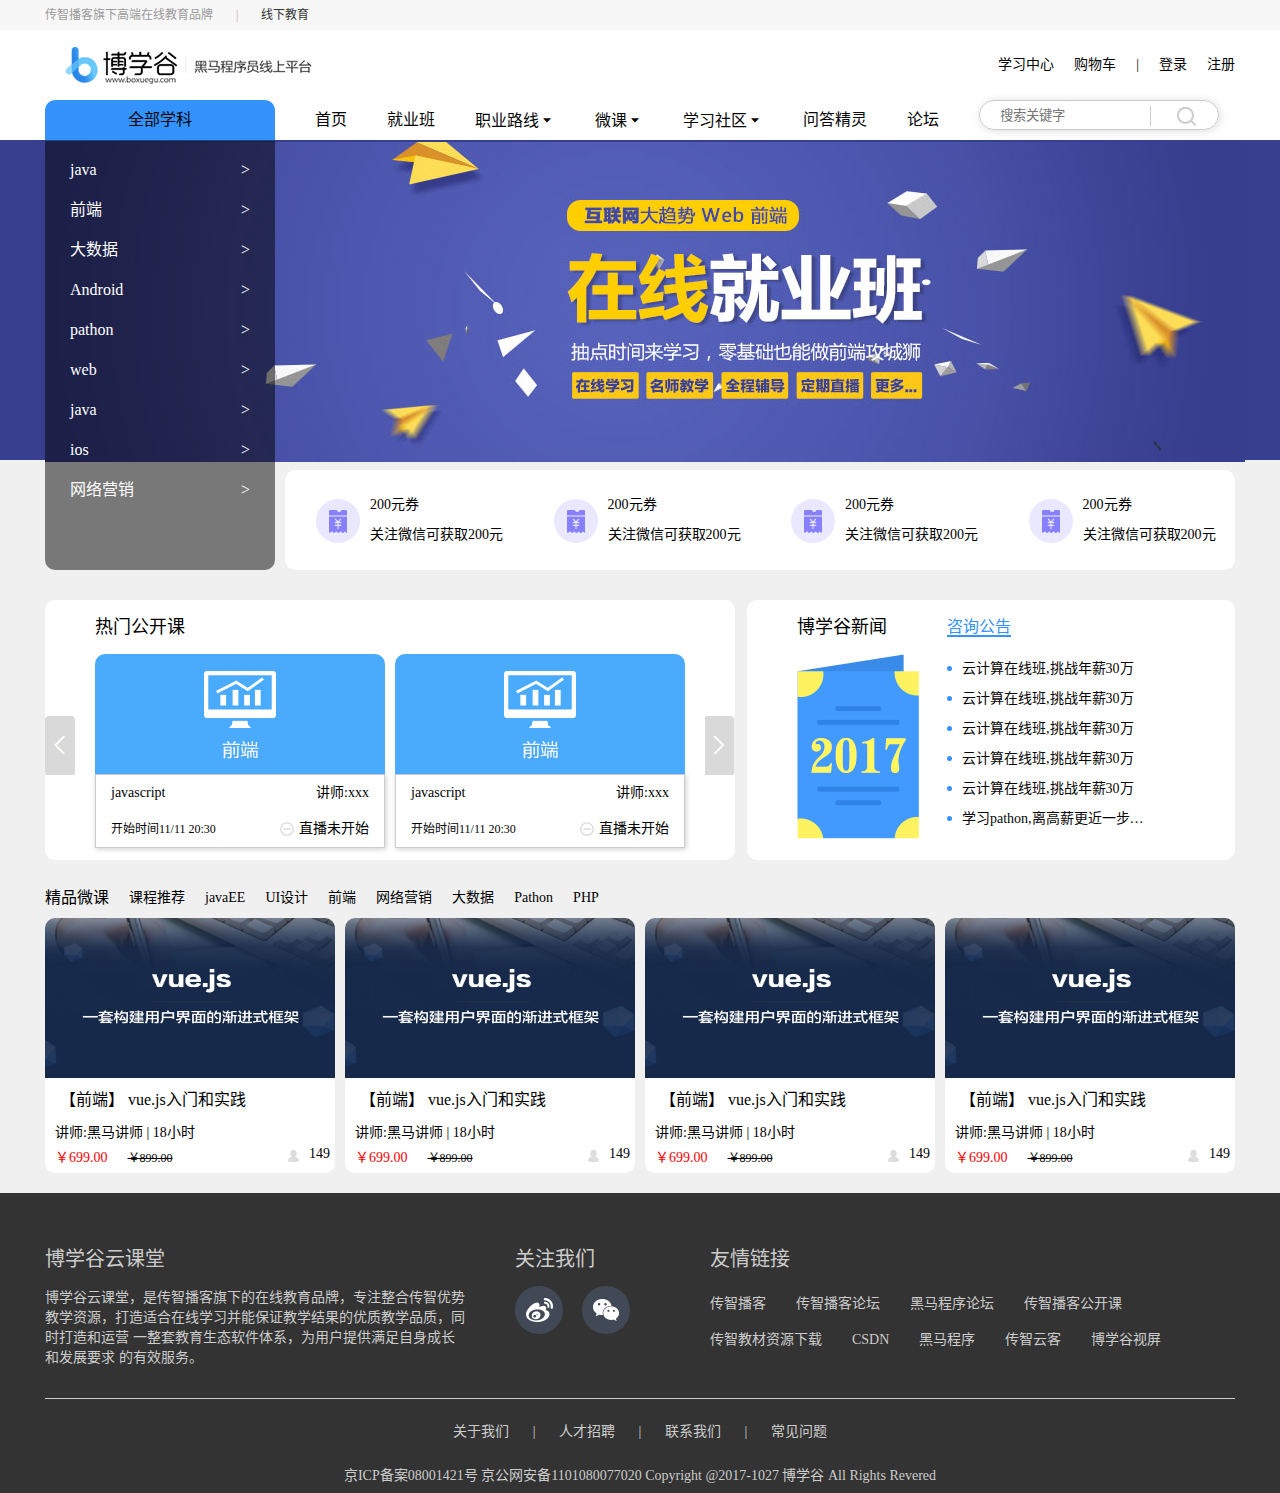
<file: 01_博学谷官网静态页面制作(html+css)/index.html>
<!DOCTYPE html>
<html lang="zh-CN">

<head>
  <meta charset="UTF-8">
  <meta name="viewport" content="width=device-width, user-scalable=no, initial-scale=1.0, maximum-scale=1.0, minimum-scale=1.0">
  <meta http-equiv="X-UA-Compatible" content="IE=edge,chrome=1">
  <meta name="renderer" content="webkit">
  <meta name="keywords" content="your keywords">
  <meta name="description" content="your description">
  <link rel="stylesheet" href="./css/base.css">
  <link rel="stylesheet" href="./css/index.css">
  <link rel="shortcut icon" href="./favicon.ico" type="image/x-icon">
  <link rel="stylesheet" href="./inconfont/iconfont.css">
  <title>博学谷</title>
</head>

<body>
  <section class="main">

    <header class="header-top">
      <section class="w">
        <span>传智播客旗下高端在线教育品牌</span>
        <span>|</span>
        <span>线下教育</span>
      </section>
    </header>

    <section class="logo">
      <section class="w">
        <a href="javascript:">
          <img src="./images/logo.png" alt="">
        </a>
        <a href="javascript:" class="right">注册</a>
        <a href="javascript:" class="right">登录</a>
        <a href="javascript:" class="right">|</a>
        <a href="javascript:" class="right">购物车</a>
        <a href="javascript:" class="right">学习中心</a>
      </section>
    </section>

    <section class="nav clearfix">
      <section class="w">
        <ul class="left">
          <li class="left"><a href="javascript:">全部学科</a></li>
          <li class="left"><a href="javascript:">首页</a></li>
          <li class="left"><a href="javascript:">就业班</a></li>
          <li class="left"><a href="javascript:">职业路线<span class="iconfont icon-choose"></span></a></li>
          <li class="left"><a href="javascript:">微课<span class="iconfont icon-choose"></span></a></li>
          <li class="left"><a href="javascript:">学习社区<span class="iconfont icon-choose"></span></a></li>
          <li class="left"><a href="javascript:">问答精灵</a></li>
          <li class="left"><a href="javascript:">论坛</a></li>
        </ul>
        <section class="search left">
          <input type="text" value="搜索关键字">
          <span></span>
          <img src="./images/search.png" alt="">
        </section>
        <section class="list">
          <ul>
            <li>java<span class="right">&gt;</span></li>
            <li>前端<span class="right">&gt;</span></li>
            <li>大数据<span class="right">&gt;</span></li>
            <li>Android<span class="right">&gt;</span></li>
            <li>pathon<span class="right">&gt;</span></li>
            <li>web<span class="right">&gt;</span></li>
            <li>java<span class="right">&gt;</span></li>
            <li>ios<span class="right">&gt;</span></li>
            <li>网络营销<span class="right">&gt;</span></li>
          </ul>
        </section>
      </section>
    </section>

    <section class="banner clearfix">
      <section class="w">
        <img src="./images/web.jpg" alt="">
      </section>

    </section>

    <section class="w clearfix">
      <section class="banner-sub right">
        <ul>
          <li>
            <section class="first">
              <img src="./images/infos.png" alt="">
            </section>
            <section class="second">
              <p>200元券</p>
              <p>关注微信可获取200元</p>
            </section>
          </li>

          <li>
            <section class="first">
              <img src="./images/infos.png" alt="">
            </section>
            <section class="second">
              <p>200元券</p>
              <p>关注微信可获取200元</p>
            </section>
          </li>
          <li>
            <section class="first">
              <img src="./images/infos.png" alt="">
            </section>
            <section class="second">
              <p>200元券</p>
              <p>关注微信可获取200元</p>
            </section>
          </li>
          <li>
            <section class="first">
              <img src="./images/infos.png" alt="">
            </section>
            <section class="second">
              <p>200元券</p>
              <p>关注微信可获取200元</p>
            </section>
          </li>
        </ul>
      </section>
    </section>
    <section class="public-cources w clearfix">

      <section class="left-box left">
        <section class="public-title">
          热门公开课
        </section>
        <section class="item left">
          <img src="./images/pub.png" alt="">
          <section class="desc">
            <p class="clearfix"><span class="left">javascript</span>
              <span class="right">讲师:xxx</span></p>

            <p class="clearfix"><span class="left time">开始时间11/11 20:30</span>
              <span class="right">直播未开始</span>
              <img class="right" src="./images/pub01.png" alt=""></p>
          </section>
        </section>
        <section class="item right">
          <img src="./images/pub.png" alt="">
          <section class="desc">
            <p class="clearfix"><span class="left">javascript</span>
              <span class="right">讲师:xxx</span></p>

            <p class="clearfix"><span class="left time">开始时间11/11 20:30</span>
              <span class="right">直播未开始</span>
              <img class="right" src="./images/pub01.png" alt=""></p>
          </section>
        </section>
        <section class="arrow-right">

          <img src="./images/right.png" alt="">

        </section>
        <section class="arrow-left">
          <img src="./images/left.png" alt="">
        </section>
      </section>

      <section class="right-box right">
        <section class="news-left">
          <section class="public-title">
            博学谷新闻
          </section>
          <section class="new-img">
            <img src="./images/news.png" alt="">
          </section>
        </section>
        <section class="news-list">
          <section class="public-title">
            <a href="javascript:">咨询公告</a>
          </section>
          <ul>
            <li><a href="javascript:">云计算在线班,挑战年薪30万</a></li>
            <li><a href="javascript:">云计算在线班,挑战年薪30万</a></li>
            <li><a href="javascript:">云计算在线班,挑战年薪30万</a></li>
            <li><a href="javascript:">云计算在线班,挑战年薪30万</a></li>
            <li><a href="javascript:">云计算在线班,挑战年薪30万</a></li>
            <li><a href="javascript:">学习pathon,离高薪更近一步一步一步一步</a></li>
          </ul>
        </section>
      </section>

    </section>


    <section class="micro-lesson w clearfix">
      <section class="title">
        <ul>
          <li class="left">精品微课</li>
          <li class="left">课程推荐</li>
          <li class="left">javaEE</li>
          <li class="left">UI设计</li>
          <li class="left">前端</li>
          <li class="left">网络营销</li>
          <li class="left">大数据</li>
          <li class="left">Pathon</li>
          <li class="left">PHP</li>
        </ul>
      </section>
    </section>

    <section class="micro-lesson-content w">
      <ul>
        <li>
          <img src="./images/wk.jpg" alt="" class="top">
          <section class="micro-lesson-content-desc">
            <p>【前端】 vue.js入门和实践</p>
            <p>讲师:黑马讲师 | 18小时</p>
            <p><span>￥699.00</span><del>￥899.00</del>
              <span class="right">149</span>
              <img class="right" src="./images/per.png" alt=""></p>
          </section>
        </li>
        <li>
          <img src="./images/wk.jpg" alt="" class="top">
          <section class="micro-lesson-content-desc">
            <p>【前端】 vue.js入门和实践</p>
            <p>讲师:黑马讲师 | 18小时</p>
            <p><span>￥699.00</span><del>￥899.00</del>
              <span class="right">149</span>
              <img class="right" src="./images/per.png" alt=""></p>
          </section>
        </li>
        <li>
          <img src="./images/wk.jpg" alt="" class="top">
          <section class="micro-lesson-content-desc">
            <p>【前端】 vue.js入门和实践</p>
            <p>讲师:黑马讲师 | 18小时</p>
            <p><span>￥699.00</span><del>￥899.00</del>
              <span class="right">149</span>
              <img class="right" src="./images/per.png" alt=""></p>
          </section>
        </li>
        <li>
          <img src="./images/wk.jpg" alt="" class="top">
          <section class="micro-lesson-content-desc">
            <p>【前端】 vue.js入门和实践</p>
            <p>讲师:黑马讲师 | 18小时</p>
            <p><span>￥699.00</span><del>￥899.00</del>
              <span class="right">149</span>
              <img class="right" src="./images/per.png" alt=""></p>
          </section>
        </li>
      </ul>
    </section>

    <footer>
      <section class="w top clearfix">
        <section class="left item">
          <p>博学谷云课堂</p>
          <section class="content">
            博学谷云课堂，是传智播客旗下的在线教育品牌，专注整合传智优势
            教学资源，打造适合在线学习并能保证教学结果的优质教学品质，同
            时打造和运营 一整套教育生态软件体系，为用户提供满足自身成长和发展要求
            的有效服务。
          </section>
        </section>

        <section class="left item">
            <p>关注我们</p>
            <section class="content">
              <img src="./images/weibo.png" alt="">
              <img src="./images/weixin.png" alt="">
            </section>
          </section>
          <section class="left item">
              <p>友情链接</p>
              <ul>
                <li class= "left"><a href="javascript:">传智播客</a></li>
                <li class= "left"><a href="javascript:">传智播客论坛</a></li>
                <li class= "left"><a href="javascript:">黑马程序论坛</a></li>
                <li class= "left"><a href="javascript:">传智播客公开课</a></li>
                <br>
                <li class= "left"><a href="javascript:">传智教材资源下载</a></li>
                <li class= "left"><a href="javascript:">CSDN</a></li>
                <li class= "left"><a href="javascript:">黑马程序</a></li>
                <li class= "left"><a href="javascript:">传智云客</a></li>
                <li class= "left"><a href="javascript:">博学谷视屏</a></li>
              </ul>
            </section>        

      </section>
      <section class = "w center">
      </section>

      <section class = "bottom">
        <p>
          <span>关于我们</span>
          <span>|</span>
          <span>人才招聘</span>
          <span>|</span>
          <span>联系我们</span>
          <span>|</span>
          <span>常见问题</span>
        </p>
        <p>京ICP备案08001421号 京公网安备1101080077020 Copyright @2017-1027 博学谷 All Rights Revered</p>
      </section>
    </footer>
  </section>
</body>

</html>

 <!-- 高脚杯
碳酸饮料
洗洁精
白酒
胡萝卜
土豆
4个猪蹄
火腿
饺子皮
红薯
叉胡萝卜丝
笼布
理头发
鸡蛋
韭菜 
豉油 -->
</file>
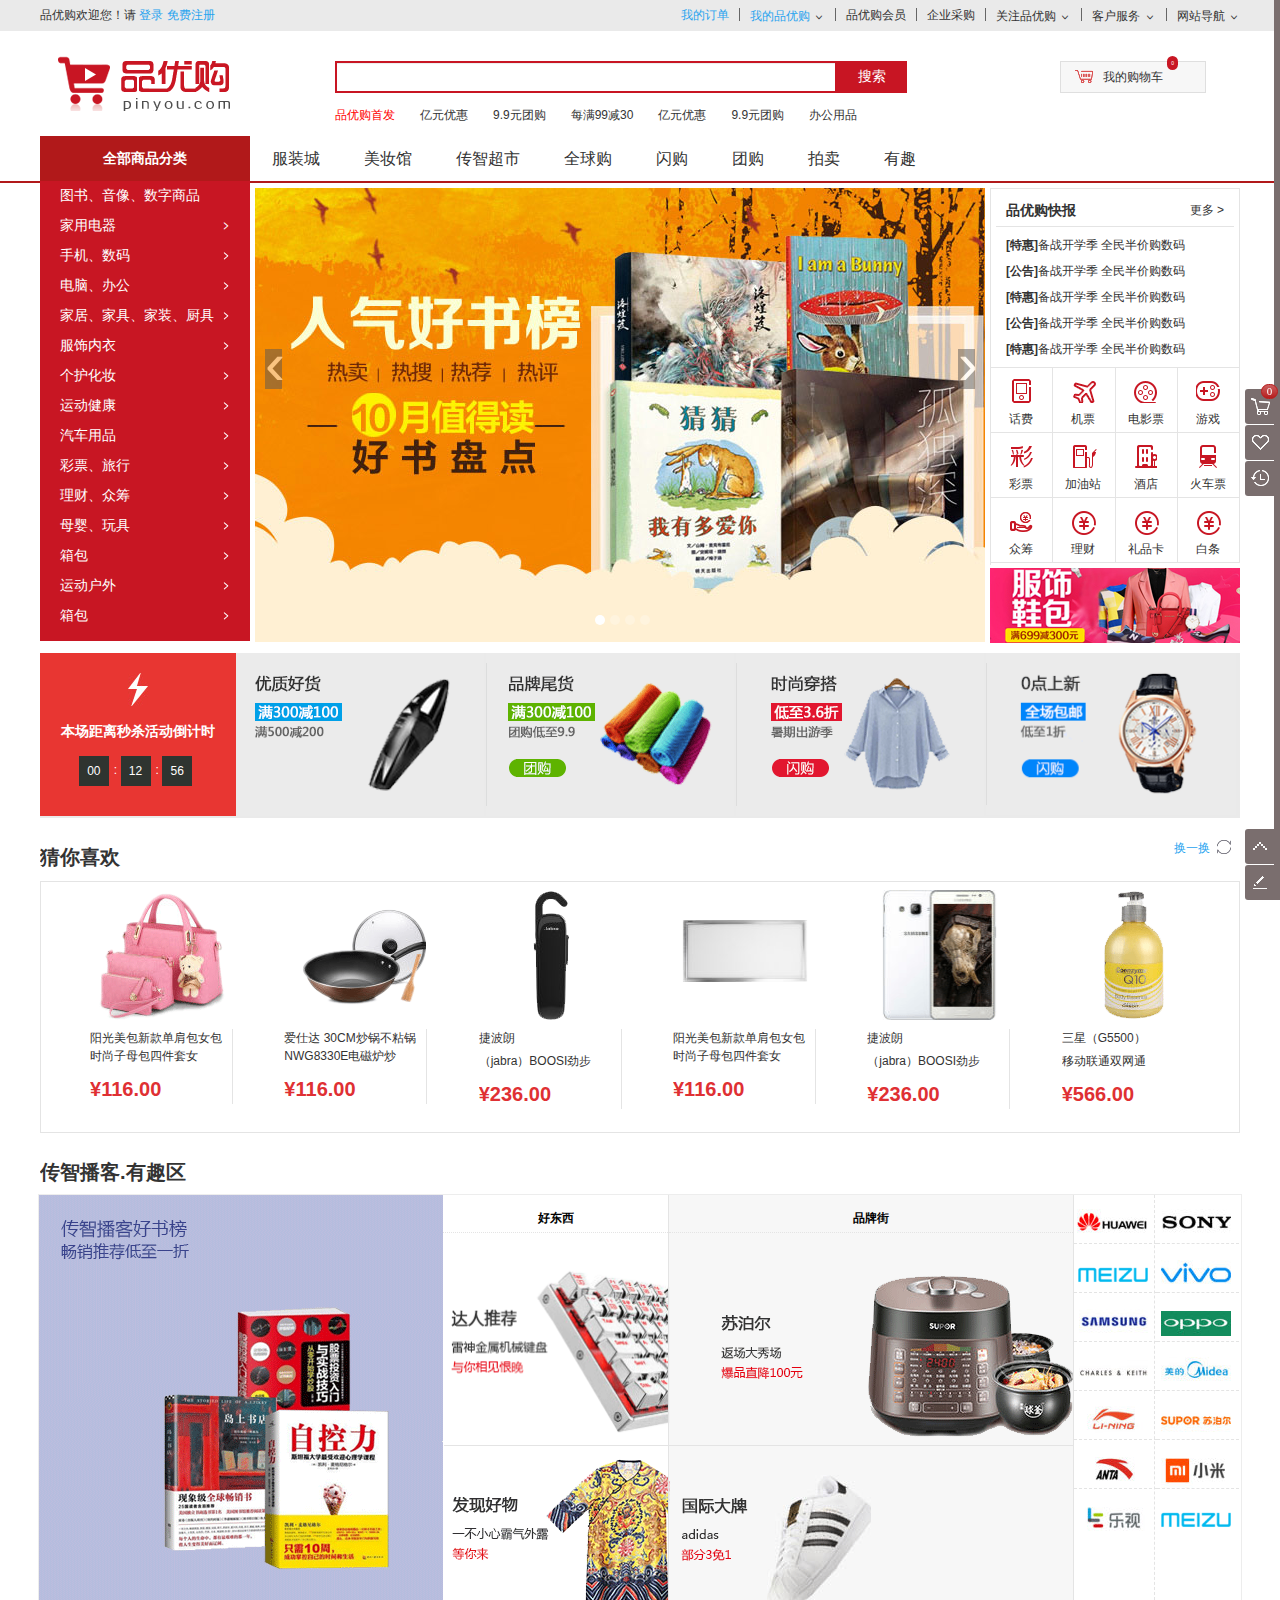
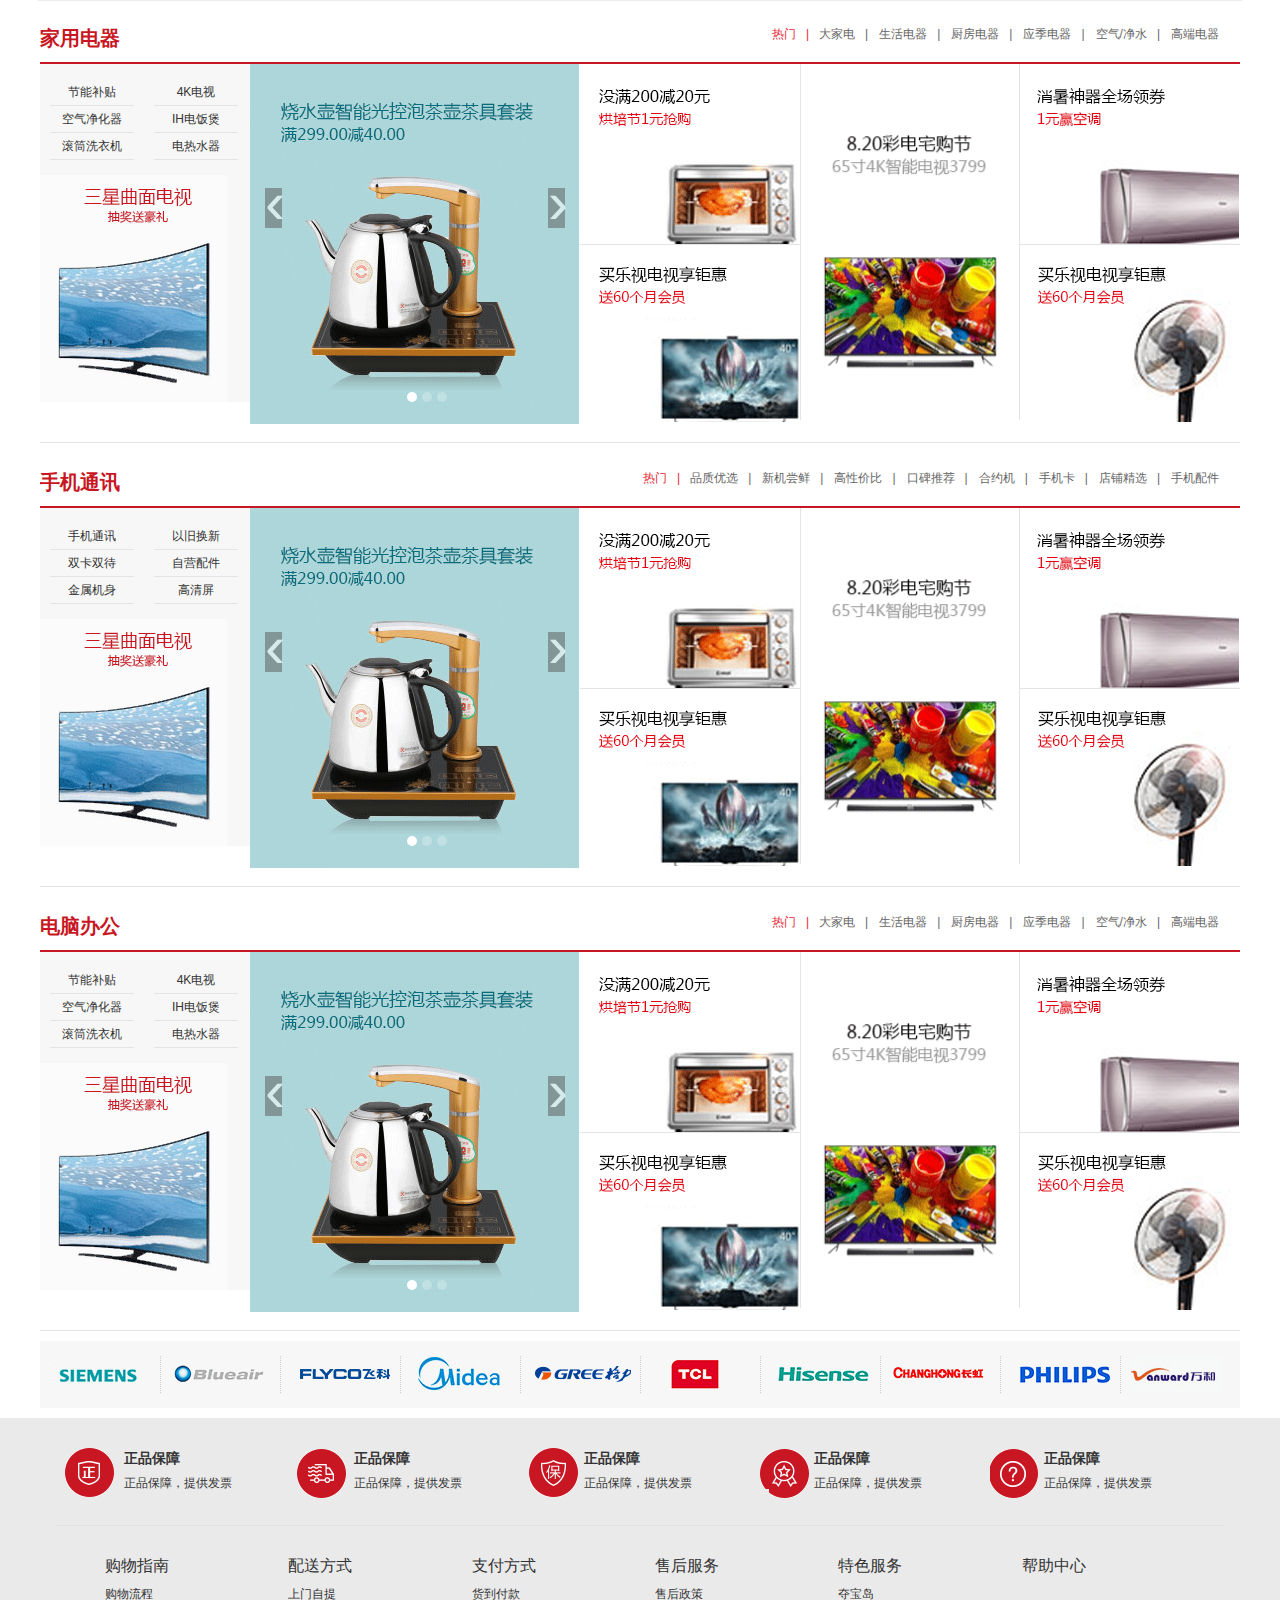
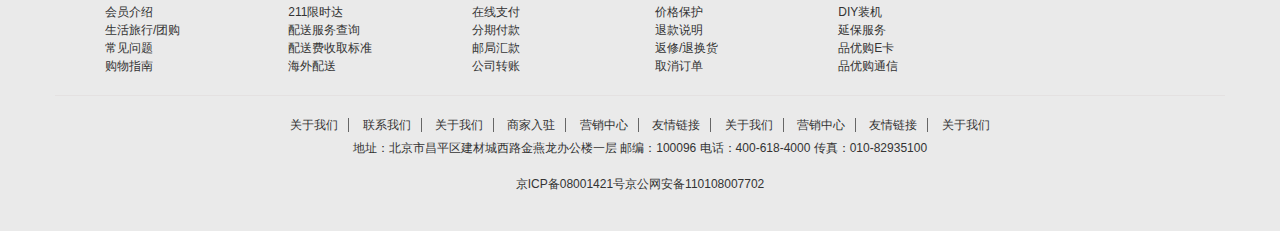
<file: 05_品优购/index.html>
<!DOCTYPE html>
<html>

<head>
    <meta charset="utf-8">
    <title>品优购 - 优质！优质！</title>
    <title>京东(JD.COM)-正品低价、品质保障、配送及时、轻松购物！</title>
    <meta name="description" content="京东JD.COM-专业的综合网上购物商城,销售家电、数码通讯、电脑、家居百货、服装服饰、母婴、图书、食品等数万个品牌优质商品.便捷、诚信的服务，为您提供愉悦的网上购物体验!" />
    <meta name="Keywords" content="网上购物,网上商城,手机,笔记本,电脑,MP3,CD,VCD,DV,相机,数码,配件,手表,存储卡,京东" />
    <link rel="stylesheet" href="styles/common.css">
    <link rel="stylesheet" href="styles/page-home.css">
    <script src = "./scripts/jquery-1.12.4.js"></script>
</head>

<body>
    <!--页面顶部-->
    <div id="nav-bottom">
        <!--顶部-->
        <div class="nav-top">
            <div class="top">
                <div class="py-container">
                    <div class="shortcut">
                        <ul class="fl">
                            <li class="f-item">品优购欢迎您！</li>
                            <li class="f-item">请
                                <a href="login.html">登录</a>
                                <span>
                  <a href="register.html">免费注册</a>
                </span>
                            </li>
                        </ul>
                        <ul class="fr">
                            <li class="f-item">
                                <a href="member-order.html">我的订单</a>
                            </li>
                            <li class="f-item space"></li>
                            <li class="f-item">
                                <a href="member.html">我的品优购</a>
                                <span class="arr"></span>
                            </li>
                            <li class="f-item space"></li>
                            <li class="f-item">品优购会员</li>
                            <li class="f-item space"></li>
                            <li class="f-item">企业采购</li>
                            <li class="f-item space"></li>
                            <li class="f-item">关注品优购 <span class="arr"></span></li>
                            <li class="f-item space"></li>
                            <li class="f-item">客户服务 <span class="arr"></span></li>
                            <li class="f-item space"></li>
                            <li class="f-item">网站导航 <span class="arr"></span></li>
                        </ul>
                    </div>
                </div>
            </div>

            <!--头部-->
            <div class="header">
                <div class="py-container">
                    <div class="yui3-g Logo">
                        <div class="yui3-u Left logoArea">
                            <a class="logo-bd" title="品优购" href="home.html"></a>
                        </div>
                        <div class="yui3-u Center searchArea">
                            <div class="search">
                                <form action="" class="sui-form form-inline">
                                    <div class="input-append">
                                        <input type="text" id="autocomplete" type="text" class="input-error input-xxlarge">
                                        <button class="sui-btn btn-xlarge btn-danger" type="button">搜索</button>
                                    </div>
                                </form>
                            </div>
                            <div class="hotwords">
                                <ul>
                                    <li class="f-item">品优购首发</li>
                                    <li class="f-item">亿元优惠</li>
                                    <li class="f-item">9.9元团购</li>
                                    <li class="f-item">每满99减30</li>
                                    <li class="f-item">亿元优惠</li>
                                    <li class="f-item">9.9元团购</li>
                                    <li class="f-item">办公用品</li>
                                </ul>
                            </div>
                        </div>
                        <div class="yui3-u Right shopArea">
                            <div class="fr shopcar">
                                <div class="show-shopcar">
                                    <span class="car"></span>
                                    <a class="sui-btn btn-default btn-xlarge" href="cart.html">
                                        <span>我的购物车</span>
                                        <i class="shopnum">0</i>
                                    </a>
                                    <div class="clearfix shopcarlist"></div>
                                </div>
                            </div>
                        </div>
                    </div>
                    <div class="yui3-g NavList">
                        <div class="all-sorts-list">
                            <div class="yui3-u Left all-sort">
                                <h4>全部商品分类</h4>
                            </div>
                            <div class="sort">
                                <div class="all-sort-list2">
                                    <div class="item">
                                        <h3><a href="list.html">图书、音像、数字商品</a></h3>
                                        <div class="item-list clearfix">
                                            <div class="subitem">
                                                <dl>
                                                    <dt><a href="list.html">电子书</a></dt>
                                                    <dd>
                                                        <em><a href="list.html">免费</a></em>
                                                        <em><a href="list.html">小说</a></em>
                                                        <em><a href="list.html">励志与成功</a></em>
                                                        <em><a href="list.html">婚恋/两性</a></em>
                                                        <em><a href="list.html">文学</a></em>
                                                        <em><a href="list.html">经管</a></em>
                                                        <em><a href="list.html">畅读VIP</a></em>
                                                    </dd>
                                                </dl>
                                                <dl>
                                                    <dt><a href="list.html">电子书</a></dt>
                                                    <dd>
                                                        <em><a href="list.html">免费</a></em>
                                                        <em><a href="list.html">小说</a></em>
                                                        <em><a href="list.html">励志与成功</a></em>
                                                        <em><a href="list.html">婚恋/两性</a></em>
                                                        <em><a href="list.html">文学</a></em>
                                                        <em><a href="list.html">经管</a></em>
                                                        <em><a href="list.html">畅读VIP</a></em>
                                                    </dd>
                                                </dl>
                                            </div>
                                        </div>
                                    </div>
                                    <div class="item">
                                        <h3><a href="list.html">家用电器 <em class="ctrl3 fr"></em></a></h3>
                                        <div class="item-list clearfix"></div>
                                    </div>
                                    <div class="item">
                                        <h3><a href="list.html">手机、数码 <em class="ctrl3 fr"></em></a></h3>
                                        <div class="item-list clearfix"></div>
                                    </div>
                                    <div class="item">
                                        <h3><a href="list.html">电脑、办公 <em class="ctrl3 fr"></em></a></h3>
                                        <div class="item-list clearfix"></div>
                                    </div>
                                    <div class="item">
                                        <h3><a href="list.html">家居、家具、家装、厨具 <em class="ctrl3 fr"></em></a></h3>
                                        <div class="item-list clearfix"></div>
                                    </div>
                                    <div class="item">
                                        <h3><a href="list.html">服饰内衣 <em class="ctrl3 fr"></em></a></h3>
                                        <div class="item-list clearfix"></div>
                                    </div>
                                    <div class="item">
                                        <h3><a href="list.html">个护化妆 <em class="ctrl3 fr"></em></a></h3>
                                        <div class="item-list clearfix"></div>
                                    </div>
                                    <div class="item">
                                        <h3><a href="list.html">运动健康 <em class="ctrl3 fr"></em></a></h3>
                                        <div class="item-list clearfix"></div>
                                    </div>
                                    <div class="item">
                                        <h3><a href="list.html">汽车用品 <em class="ctrl3 fr"></em></a></h3>
                                        <div class="item-list clearfix"></div>
                                    </div>
                                    <div class="item">
                                        <h3><a href="list.html">彩票、旅行 <em class="ctrl3 fr"></em></a></h3>
                                        <div class="item-list clearfix"></div>
                                    </div>
                                    <div class="item">
                                        <h3><a href="list.html">理财、众筹 <em class="ctrl3 fr"></em></a></h3>
                                        <div class="item-list clearfix"></div>
                                    </div>
                                    <div class="item">
                                        <h3><a href="list.html">母婴、玩具 <em class="ctrl3 fr"></em></a></h3>
                                        <div class="item-list clearfix"></div>
                                    </div>
                                    <div class="item">
                                        <h3><a href="list.html">箱包 <em class="ctrl3 fr"></em></a></h3>
                                        <div class="item-list clearfix"></div>
                                    </div>
                                    <div class="item">
                                        <h3><a href="list.html">运动户外 <em class="ctrl3 fr"></em></a></h3>
                                        <div class="item-list clearfix"></div>
                                    </div>
                                    <div class="item">
                                        <h3><a href="list.html">箱包 <em class="ctrl3 fr"></em></a></h3>
                                        <div class="item-list clearfix"></div>
                                    </div>
                                </div>
                            </div>
                        </div>
                        <div class="yui3-u Center navArea">
                            <ul class="nav">
                                <li class="f-item">服装城</li>
                                <li class="f-item">美妆馆</li>
                                <li class="f-item">传智超市</li>
                                <li class="f-item">全球购</li>
                                <li class="f-item">闪购</li>
                                <li class="f-item">团购</li>
                                <li class="f-item">拍卖</li>
                                <li class="f-item">有趣</li>
                            </ul>
                        </div>
                        <div class="yui3-u Right"></div>
                    </div>
                </div>
            </div>
        </div>
    </div>

    <!--列表 有趣区-->
    <div class="py-container">
        <div class="yui3-g SortList">
            <div class="yui3-u Center banerArea">
                <!--banner轮播-->
                <div id="banner" data-ride="carousel" data-interval="4000" class="sui-carousel slide">
                    <ol class="carousel-indicators">
                        <li data-target="#banner" data-slide-to="0" class="active"></li>
                        <li data-target="#banner" data-slide-to="1"></li>
                        <li data-target="#banner" data-slide-to="2"></li>
                        <li data-target="#banner" data-slide-to="3"></li>
                    </ol>
                    <div class="carousel-inner">
                        <div class="item active">
                            <a href="#"><img src="uploads/banner1.jpg"></a>
                        </div>
                        <div class="item">
                            <a href="#"><img src="uploads/banner2.jpg"></a>
                        </div>
                        <div class="item">
                            <a href="#"><img src="uploads/banner3.jpg"></a>
                        </div>
                        <div class="item">
                            <a href="#"><img src="uploads/banner4.jpg"></a>
                        </div>
                    </div>
                    <a href="#banner" data-slide="prev" id = "bannerPre" class="carousel-control left">‹</a>
                    <a href="#banner" data-slide="next" id = "bannerNext" class="carousel-control right">›</a>
                </div>
            </div>
            <div class="yui3-u Right">
                <div class="news">
                    <h4>
                        <em class="fl">品优购快报</em>
                        <span class="fr tip">更多 ></span>
                    </h4>
                    <div class="clearix"></div>
                    <ul class="news-list unstyled">
                        <li><span class="bold">[特惠]</span>备战开学季 全民半价购数码</li>
                        <li><span class="bold">[公告]</span>备战开学季 全民半价购数码</li>
                        <li><span class="bold">[特惠]</span>备战开学季 全民半价购数码</li>
                        <li><span class="bold">[公告]</span>备战开学季 全民半价购数码</li>
                        <li><span class="bold">[特惠]</span>备战开学季 全民半价购数码</li>
                    </ul>
                </div>
                <ul class="yui3-g Lifeservice">
                    <li class="yui3-u-1-4 life-item tab-item"><i class="list-item list-item-1"></i><span class="service-intro">话费</span></li>
                    <li class="yui3-u-1-4 life-item tab-item"><i class="list-item list-item-2"></i><span class="service-intro">机票</span></li>
                    <li class="yui3-u-1-4 life-item tab-item"><i class="list-item list-item-3"></i><span class="service-intro">电影票</span></li>
                    <li class="yui3-u-1-4 life-item tab-item"><i class="list-item list-item-4"></i><span class="service-intro">游戏</span></li>
                    <li class="yui3-u-1-4 life-item notab-item"><i class="list-item list-item-5"></i><span class="service-intro">彩票</span></li>
                    <li class="yui3-u-1-4 life-item notab-item"><i class="list-item list-item-6"></i><span class="service-intro">加油站</span></li>
                    <li class="yui3-u-1-4 life-item notab-item"><i class="list-item list-item-7"></i><span class="service-intro">酒店</span></li>
                    <li class="yui3-u-1-4 life-item notab-item"><i class="list-item list-item-8"></i><span class="service-intro">火车票</span></li>
                    <li class="yui3-u-1-4 life-item  notab-item"><i class="list-item list-item-9"></i><span class="service-intro">众筹</span></li>
                    <li class="yui3-u-1-4 life-item notab-item"><i class="list-item list-item-10"></i><span class="service-intro">理财</span></li>
                    <li class="yui3-u-1-4 life-item notab-item"><i class="list-item list-item-11"></i><span class="service-intro">礼品卡</span></li>
                    <li class="yui3-u-1-4 life-item notab-item"><i class="list-item list-item-12"></i><span class="service-intro">白条</span></li>
                </ul>
                <div class="life-item-content">
                    <div class="life-detail">
                        <i class="close">关闭</i>
                        <p>话费充值</p>
                        <form action="" class="sui-form form-horizontal">
                            号码：<input type="text" id="inputphoneNumber" placeholder="输入你的号码">
                        </form>
                        <button class="sui-btn btn-danger">快速充值</button>
                    </div>
                    <div class="life-detail"><i class="close">关闭</i> 机票</div>
                    <div class="life-detail"><i class="close">关闭</i> 电影票</div>
                    <div class="life-detail"><i class="close">关闭</i> 游戏</div>
                </div>
                <div class="ads"><img src="uploads/ad.jpg"></div>
            </div>
        </div>
    </div>

    <!--推荐-->
    <div class="show">
        <div class="py-container">
            <ul class="yui3-g Recommend">
                <li class="yui3-u-1-6">
                    <i class="sk_ico"></i>
                    <strong class="skill">本场距离秒杀活动倒计时</strong>
                    <div class="sk_time">
                        <span>00</span>:
                        <span>12</span>:
                        <span>56</span>
                    </div>
                 </li>
                <li class="yui3-u-5-24"><img src="uploads/today01.png"></li>
                <li class="yui3-u-5-24"><img src="uploads/today02.png"></li>
                <li class="yui3-u-5-24"><img src="uploads/today03.png"></li>
                <li class="yui3-u-5-24"><img src="uploads/today04.png"></li>
            </ul>
        </div>
    </div>

    <!--喜欢-->
    <div class="like">
        <div class="py-container">
            <div class="title">
                <h3 class="fl">猜你喜欢</h3>
                <a href="#" class="fr tip changeBnt" id="xxlChg"><i></i>换一换</a>
            </div>
            <div class="bd">
                <ul class="clearfix yui3-g Favourate picLB" id="picLBxxl">
                    <li class="yui3-u-1-6">
                        <dl class="picDl huozhe">
                            <dd>
                                <a href="item.html" class="pic"><img src="uploads/like_01.png"></a>
                                <div class="like-text">
                                    <p>阳光美包新款单肩包女包时尚子母包四件套女</p>
                                    <h3>¥116.00</h3>
                                </div>
                            </dd>
                        </dl>
                    </li>
                    <li class="yui3-u-1-6">
                        <dl class="picDl jilu">
                            <dd>
                                <a href="item.html" class="pic"><img src="uploads/like_02.png"></a>
                                <div class="like-text">
                                    <p>爱仕达 30CM炒锅不粘锅NWG8330E电磁炉炒</p>
                                    <h3>¥116.00</h3>
                                </div>
                            </dd>
                        </dl>
                    </li>
                    <li class="yui3-u-1-6">
                        <dl class="picDl tuhua">
                            <dd>
                                <a href="item.html" class="pic"><img src="uploads/like_03.png"></a>
                                <div class="like-text">
                                    <p>捷波朗 </p>
                                    <p>（jabra）BOOSI劲步</p>
                                    <h3>¥236.00</h3>
                                </div>
                            </dd>
                        </dl>
                    </li>
                    <li class="yui3-u-1-6">
                        <dl class="picDl huozhe">
                            <dd>
                                <a href="item.html" class="pic"><img src="uploads/like_04.png"></a>
                                <div class="like-text">
                                    <p>阳光美包新款单肩包女包时尚子母包四件套女</p>
                                    <h3>¥116.00</h3>
                                </div>
                            </dd>
                        </dl>
                    </li>
                    <li class="yui3-u-1-6">
                        <dl class="picDl jilu">
                            <dd>
                                <a href="item.html" class="pic"><img src="uploads/like_05.png"></a>
                                <div class="like-text">
                                    <p>捷波朗 </p>
                                    <p>（jabra）BOOSI劲步</p>
                                    <h3>¥236.00</h3>
                                </div>
                            </dd>
                        </dl>
                    </li>
                    <li class="yui3-u-1-6">
                        <dl class="picDl tuhua">
                            <dd>
                                <a href="item.html" class="pic"><img src="uploads/like_06.png"></a>
                                <div class="like-text">
                                    <p>三星（G5500）</p>
                                    <p>移动联通双网通</p>
                                    <h3>¥566.00</h3>
                                </div>
                            </dd>
                        </dl>
                    </li>
                </ul>
            </div>
        </div>
    </div>

    <!--有趣-->
    <div class="fun">
        <div class="py-container">
            <div class="title">
                <h3 class="fl">传智播客.有趣区</h3>
            </div>
            <div class="clearfix yui3-g Interest">
                <span class="x-line"></span>
                <div class="yui3-u row-405 Interest-conver">
                    <img src="uploads/interest01.png">
                </div>
                <div class="yui3-u row-225 Interest-conver-split">
                    <h5>好东西</h5>
                    <img src="uploads/interest02.png">
                    <img src="uploads/interest03.png">
                </div>
                <div class="yui3-u row-405 Interest-conver-split blockgary">
                    <h5>品牌街</h5>
                    <div class="split-bt"><img src="uploads/interest04.png"></div>
                    <div class="x-img fl"><img src="uploads/interest05.png"></div>
                    <div class="x-img fr"><img src="uploads/interest06.png"></div>
                </div>
                <div class="yui3-u row-165 brandArea">
                    <span class="brand-yline"></span>
                    <ul class="yui3-g brand-list">
                        <li class="yui3-u-1-2 brand-pit"><img src="uploads/brand01.png"></li>
                        <li class="yui3-u-1-2 brand-pit"><img src="uploads/brand02.png"></li>
                        <li class="yui3-u-1-2 brand-pit"><img src="uploads/brand03.png"></li>
                        <li class="yui3-u-1-2 brand-pit"><img src="uploads/brand04.png"></li>
                        <li class="yui3-u-1-2 brand-pit"><img src="uploads/brand05.png"></li>
                        <li class="yui3-u-1-2 brand-pit"><img src="uploads/brand06.png"></li>
                        <li class="yui3-u-1-2 brand-pit"><img src="uploads/brand07.png"></li>
                        <li class="yui3-u-1-2 brand-pit"><img src="uploads/brand08.png"></li>
                        <li class="yui3-u-1-2 brand-pit"><img src="uploads/brand09.png"></li>
                        <li class="yui3-u-1-2 brand-pit"><img src="uploads/brand10.png"></li>
                        <li class="yui3-u-1-2 brand-pit"><img src="uploads/brand11.png"></li>
                        <li class="yui3-u-1-2 brand-pit"><img src="uploads/brand12.png"></li>
                        <li class="yui3-u-1-2 brand-pit"><img src="uploads/brand13.png"></li>
                        <li class="yui3-u-1-2 brand-pit"><img src="uploads/brand03.png"></li>
                    </ul>
                </div>
            </div>
        </div>
    </div>

    <!--楼层-->
    <div class="floor">
        <div class="py-container">
            <div class="title floors">
                <h3 class="fl">家用电器</h3>
                <div class="fr">
                    <ul class="sui-nav nav-tabs">
                        <li class="active"><a href="#tab1" data-toggle="tab">热门</a></li>
                        <li><a href="#tab2" data-toggle="tab">大家电</a></li>
                        <li><a href="#tab3" data-toggle="tab">生活电器</a></li>
                        <li><a href="#tab4" data-toggle="tab">厨房电器</a></li>
                        <li><a href="#tab5" data-toggle="tab">应季电器</a></li>
                        <li><a href="#tab6" data-toggle="tab">空气/净水</a></li>
                        <li><a href="#tab7" data-toggle="tab">高端电器</a></li>
                    </ul>
                </div>
            </div>
            <div class="clearfix  tab-content floor-content">
                <div id="tab1" class="tab-pane active">
                    <div class="yui3-g Floor-1">
                        <div class="yui3-u Left blockgary">
                            <ul class="jd-list">
                                <li>节能补贴</li>
                                <li>4K电视</li>
                                <li>空气净化器</li>
                                <li>IH电饭煲</li>
                                <li>滚筒洗衣机</li>
                                <li>电热水器</li>
                            </ul>
                            <img src="uploads/floor-1-1.png">
                        </div>
                        <div class="yui3-u row-330 floorBanner">
                            <div id="floor-1-carousel" data-ride="carousel" data-interval="4000" class="sui-carousel slide">
                                <ol class="carousel-indicators">
                                    <li data-target="#floor-1-carousel" data-slide-to="0" class="active"></li>
                                    <li data-target="#floor-1-carousel" data-slide-to="1"></li>
                                    <li data-target="#floor-1-carousel" data-slide-to="2"></li>
                                </ol>
                                <div class="carousel-inner">
                                    <div class="item active"><img src="uploads/floor-1-b01.png"></div>
                                    <div class="item"><img src="uploads/floor-1-b02.png"></div>
                                    <div class="item"><img src="uploads/floor-1-b03.png"></div>
                                </div>
                                <a href="#floor-1-carousel" data-slide="prev" class="carousel-control left">‹</a>
                                <a href="#floor-1-carousel" data-slide="next" class="carousel-control right">›</a>
                            </div>
                        </div>
                        <div class="yui3-u row-220 split">
                            <span class="floor-x-line"></span>
                            <div class="floor-conver-pit"><img src="uploads/floor-1-2.png"></div>
                            <div class="floor-conver-pit"><img src="uploads/floor-1-3.png"></div>
                        </div>
                        <div class="yui3-u row-218 split"><img src="uploads/floor-1-4.png"></div>
                        <div class="yui3-u row-220 split">
                            <span class="floor-x-line"></span>
                            <div class="floor-conver-pit"><img src="uploads/floor-1-5.png"></div>
                            <div class="floor-conver-pit"><img src="uploads/floor-1-6.png"></div>
                        </div>
                    </div>
                </div>
                <div id="tab2" class="tab-pane">
                    <p>第二个</p>
                </div>
                <div id="tab3" class="tab-pane">
                    <p>第三个</p>
                </div>
                <div id="tab4" class="tab-pane">
                    <p>第4个</p>
                </div>
                <div id="tab5" class="tab-pane">
                    <p>第5个</p>
                </div>
                <div id="tab6" class="tab-pane">
                    <p>第6个</p>
                </div>
                <div id="tab7" class="tab-pane">
                    <p>第7个</p>
                </div>
            </div>
        </div>
        <div class="py-container">
            <div class="title floors">
                <h3 class="fl">手机通讯</h3>
                <div class="fr">
                    <ul class="sui-nav nav-tabs">
                        <li class="active"><a href="#tab1" data-toggle="tab">热门</a></li>
                        <li><a href="#tab2" data-toggle="tab">品质优选</a></li>
                        <li><a href="#tab3" data-toggle="tab">新机尝鲜</a></li>
                        <li><a href="#tab4" data-toggle="tab">高性价比</a></li>
                        <li><a href="#tab5" data-toggle="tab">口碑推荐</a></li>
                        <li><a href="#tab6" data-toggle="tab">合约机</a></li>
                        <li><a href="#tab7" data-toggle="tab">手机卡</a></li>
                        <li><a href="#tab7" data-toggle="tab">店铺精选</a></li>
                        <li><a href="#tab7" data-toggle="tab">手机配件</a></li>
                    </ul>
                </div>
            </div>
            <div class="clearfix  tab-content floor-content">
                <div id="tab1" class="tab-pane active">
                    <div class="yui3-g Floor-1">
                        <div class="yui3-u Left blockgary">
                            <ul class="jd-list">
                                <li>手机通讯</li>
                                <li>以旧换新</li>
                                <li>双卡双待</li>
                                <li>自营配件</li>
                                <li>金属机身</li>
                                <li>高清屏</li>
                            </ul>
                            <img src="uploads/floor-1-1.png">
                        </div>
                        <div class="yui3-u row-330 floorBanner">
                            <div id="floor-1-carousel" data-ride="carousel" data-interval="4000" class="sui-carousel slide">
                                <ol class="carousel-indicators">
                                    <li data-target="#floor-1-carousel" data-slide-to="0" class="active"></li>
                                    <li data-target="#floor-1-carousel" data-slide-to="1"></li>
                                    <li data-target="#floor-1-carousel" data-slide-to="2"></li>
                                </ol>
                                <div class="carousel-inner">
                                    <div class="item active"><img src="uploads/floor-1-b01.png"></div>
                                    <div class="item"><img src="uploads/floor-1-b02.png"></div>
                                    <div class="item"><img src="uploads/floor-1-b03.png"></div>
                                </div>
                                <a href="#floor-1-carousel" data-slide="prev" class="carousel-control left">‹</a>
                                <a href="#floor-1-carousel" data-slide="next" class="carousel-control right">›</a>
                            </div>
                        </div>
                        <div class="yui3-u row-220 split">
                            <span class="floor-x-line"></span>
                            <div class="floor-conver-pit"><img src="uploads/floor-1-2.png"></div>
                            <div class="floor-conver-pit"><img src="uploads/floor-1-3.png"></div>
                        </div>
                        <div class="yui3-u row-218 split"><img src="uploads/floor-1-4.png"></div>
                        <div class="yui3-u row-220 split">
                            <span class="floor-x-line"></span>
                            <div class="floor-conver-pit"><img src="uploads/floor-1-5.png"></div>
                            <div class="floor-conver-pit"><img src="uploads/floor-1-6.png"></div>
                        </div>
                    </div>
                </div>
                <div id="tab2" class="tab-pane">
                    <p>第二个</p>
                </div>
                <div id="tab3" class="tab-pane">
                    <p>第三个</p>
                </div>
                <div id="tab4" class="tab-pane">
                    <p>第4个</p>
                </div>
                <div id="tab5" class="tab-pane">
                    <p>第5个</p>
                </div>
                <div id="tab6" class="tab-pane">
                    <p>第6个</p>
                </div>
                <div id="tab7" class="tab-pane">
                    <p>第7个</p>
                </div>
            </div>
        </div>
        <div class="py-container">
            <div class="title floors">
                <h3 class="fl">电脑办公</h3>
                <div class="fr">
                    <ul class="sui-nav nav-tabs">
                        <li class="active"><a href="#tab1" data-toggle="tab">热门</a></li>
                        <li><a href="#tab2" data-toggle="tab">大家电</a></li>
                        <li><a href="#tab3" data-toggle="tab">生活电器</a></li>
                        <li><a href="#tab4" data-toggle="tab">厨房电器</a></li>
                        <li><a href="#tab5" data-toggle="tab">应季电器</a></li>
                        <li><a href="#tab6" data-toggle="tab">空气/净水</a></li>
                        <li><a href="#tab7" data-toggle="tab">高端电器</a></li>
                    </ul>
                </div>
            </div>
            <div class="clearfix  tab-content floor-content">
                <div id="tab1" class="tab-pane active">
                    <div class="yui3-g Floor-1">
                        <div class="yui3-u Left blockgary">
                            <ul class="jd-list">
                                <li>节能补贴</li>
                                <li>4K电视</li>
                                <li>空气净化器</li>
                                <li>IH电饭煲</li>
                                <li>滚筒洗衣机</li>
                                <li>电热水器</li>
                            </ul>
                            <img src="uploads/floor-1-1.png">
                        </div>
                        <div class="yui3-u row-330 floorBanner">
                            <div id="floor-1-carousel" data-ride="carousel" data-interval="4000" class="sui-carousel slide">
                                <ol class="carousel-indicators">
                                    <li data-target="#floor-1-carousel" data-slide-to="0" class="active"></li>
                                    <li data-target="#floor-1-carousel" data-slide-to="1"></li>
                                    <li data-target="#floor-1-carousel" data-slide-to="2"></li>
                                </ol>
                                <div class="carousel-inner">
                                    <div class="item active"><img src="uploads/floor-1-b01.png"></div>
                                    <div class="item"><img src="uploads/floor-1-b02.png"></div>
                                    <div class="item"><img src="uploads/floor-1-b03.png"></div>
                                </div>
                                <a href="#floor-1-carousel" data-slide="prev" class="carousel-control left">‹</a>
                                <a href="#floor-1-carousel" data-slide="next" class="carousel-control right">›</a>
                            </div>
                        </div>
                        <div class="yui3-u row-220 split">
                            <span class="floor-x-line"></span>
                            <div class="floor-conver-pit"><img src="uploads/floor-1-2.png"></div>
                            <div class="floor-conver-pit"><img src="uploads/floor-1-3.png"></div>
                        </div>
                        <div class="yui3-u row-218 split"><img src="uploads/floor-1-4.png"></div>
                        <div class="yui3-u row-220 split">
                            <span class="floor-x-line"></span>
                            <div class="floor-conver-pit"><img src="uploads/floor-1-5.png"></div>
                            <div class="floor-conver-pit"><img src="uploads/floor-1-6.png"></div>
                        </div>
                    </div>
                </div>
                <div id="tab2" class="tab-pane">
                    <p>第二个</p>
                </div>
                <div id="tab3" class="tab-pane">
                    <p>第三个</p>
                </div>
                <div id="tab4" class="tab-pane">
                    <p>第4个</p>
                </div>
                <div id="tab5" class="tab-pane">
                    <p>第5个</p>
                </div>
                <div id="tab6" class="tab-pane">
                    <p>第6个</p>
                </div>
                <div id="tab7" class="tab-pane">
                    <p>第7个</p>
                </div>
            </div>
        </div>

    </div>

    <!--商标-->
    <div class="brand">
        <div class="py-container">
            <ul class="Brand-list blockgary">
                <li class="Brand-item"><img src="uploads/brand_21.png"></li>
                <li class="Brand-item"><img src="uploads/brand_03.png"></li>
                <li class="Brand-item"><img src="uploads/brand_05.png"></li>
                <li class="Brand-item"><img src="uploads/brand_07.png"></li>
                <li class="Brand-item"><img src="uploads/brand_09.png"></li>
                <li class="Brand-item"><img src="uploads/brand_11.png"></li>
                <li class="Brand-item"><img src="uploads/brand_13.png"></li>
                <li class="Brand-item"><img src="uploads/brand_15.png"></li>
                <li class="Brand-item"><img src="uploads/brand_17.png"></li>
                <li class="Brand-item"><img src="uploads/brand_19.png"></li>
            </ul>
        </div>
    </div>

    <!--页面底部-->
    <div class="clearfix footer">
        <div class="py-container">
            <div class="footlink">
                <div class="Mod-service">
                    <ul class="Mod-Service-list">
                        <li class="grid-service-item intro  intro1">
                            <i class="serivce-item fl"></i>
                            <div class="service-text">
                                <h4>正品保障</h4>
                                <p>正品保障，提供发票</p>
                            </div>
                        </li>
                        <li class="grid-service-item  intro intro2">
                            <i class="serivce-item fl"></i>
                            <div class="service-text">
                                <h4>正品保障</h4>
                                <p>正品保障，提供发票</p>
                            </div>
                        </li>
                        <li class="grid-service-item intro  intro3">
                            <i class="serivce-item fl"></i>
                            <div class="service-text">
                                <h4>正品保障</h4>
                                <p>正品保障，提供发票</p>
                            </div>
                        </li>
                        <li class="grid-service-item  intro intro4">
                            <i class="serivce-item fl"></i>
                            <div class="service-text">
                                <h4>正品保障</h4>
                                <p>正品保障，提供发票</p>
                            </div>
                        </li>
                        <li class="grid-service-item intro intro5">
                            <i class="serivce-item fl"></i>
                            <div class="service-text">
                                <h4>正品保障</h4>
                                <p>正品保障，提供发票</p>
                            </div>
                        </li>
                    </ul>
                </div>
                <div class="clearfix Mod-list">
                    <div class="yui3-g">
                        <div class="yui3-u-1-6">
                            <h4>购物指南</h4>
                            <ul class="unstyled">
                                <li>购物流程</li>
                                <li>会员介绍</li>
                                <li>生活旅行/团购</li>
                                <li>常见问题</li>
                                <li>购物指南</li>
                            </ul>
                        </div>
                        <div class="yui3-u-1-6">
                            <h4>配送方式</h4>
                            <ul class="unstyled">
                                <li>上门自提</li>
                                <li>211限时达</li>
                                <li>配送服务查询</li>
                                <li>配送费收取标准</li>
                                <li>海外配送</li>
                            </ul>
                        </div>
                        <div class="yui3-u-1-6">
                            <h4>支付方式</h4>
                            <ul class="unstyled">
                                <li>货到付款</li>
                                <li>在线支付</li>
                                <li>分期付款</li>
                                <li>邮局汇款</li>
                                <li>公司转账</li>
                            </ul>
                        </div>
                        <div class="yui3-u-1-6">
                            <h4>售后服务</h4>
                            <ul class="unstyled">
                                <li>售后政策</li>
                                <li>价格保护</li>
                                <li>退款说明</li>
                                <li>返修/退换货</li>
                                <li>取消订单</li>
                            </ul>
                        </div>
                        <div class="yui3-u-1-6">
                            <h4>特色服务</h4>
                            <ul class="unstyled">
                                <li>夺宝岛</li>
                                <li>DIY装机</li>
                                <li>延保服务</li>
                                <li>品优购E卡</li>
                                <li>品优购通信</li>
                            </ul>
                        </div>
                        <div class="yui3-u-1-6">
                            <h4>帮助中心</h4>
                            <!-- <img src="assets/img/wx_cz.jpg"> -->
                        </div>
                    </div>
                </div>
                <div class="Mod-copyright">
                    <ul class="helpLink">
                        <li>关于我们<span class="space"></span></li>
                        <li>联系我们<span class="space"></span></li>
                        <li>关于我们<span class="space"></span></li>
                        <li>商家入驻<span class="space"></span></li>
                        <li>营销中心<span class="space"></span></li>
                        <li>友情链接<span class="space"></span></li>
                        <li>关于我们<span class="space"></span></li>
                        <li>营销中心<span class="space"></span></li>
                        <li>友情链接<span class="space"></span></li>
                        <li>关于我们</li>
                    </ul>
                    <p>地址：北京市昌平区建材城西路金燕龙办公楼一层 邮编：100096 电话：400-618-4000 传真：010-82935100</p>
                    <p>京ICP备08001421号京公网安备110108007702</p>
                </div>
            </div>
        </div>
    </div>
    <!--页面底部END-->

    <!--侧栏面板开始-->
    <div class="J-global-toolbar">
        <div class="toolbar-wrap">
            <div class="toolbar">
                <div class="toolbar-panels">
                    <!-- 购物车 -->
                    <div class="toolbar-panel tbar-panel-cart" style="visibility: hidden;">
                        <h3 class="tbar-panel-header">
                            <a class="title" href="cart.html"><i></i><em class="title">购物车</em></a>
                            <span class="close-panel"></span>
                        </h3>
                        <div class="tbar-panel-main">
                            <div class="tbar-panel-content">
                                <div class="tbar-tipbox hide">
                                    <div class="tip-inner">
                                        <span class="tip-text">还没有登录，登录后商品将被保存</span>
                                        <a href="login.html" class="tip-btn">登录</a>
                                    </div>
                                </div>
                                <!-- 列表 -->
                                <div class="tbar-cart-list"></div>
                            </div>
                        </div>
                        <!-- 小计 -->
                        <div class="tbar-panel-footer">
                            <div class="tbar-checkout">
                                <div class="jtc-number"><strong>0</strong>件商品</div>
                                <div class="jtc-sum"> 共计：<strong>¥0</strong></div>
                                <a class="jtc-btn" href="cart.html">去购物车结算</a>
                            </div>
                        </div>
                    </div>
                    <!-- 我的关注 -->
                    <div class="toolbar-panel tbar-panel-follow" style="visibility: hidden;">
                        <h3 class="tbar-panel-header">
                            <a class="title" href="#"><i></i><em class="title">我的关注</em></a>
                            <span class="close-panel"></span>
                        </h3>
                        <div class="tbar-panel-main">
                            <div class="tbar-panel-content"></div>
                        </div>
                    </div>
                    <!-- 我的足迹 -->
                    <div class="toolbar-panel tbar-panel-history" style="visibility: hidden;">
                        <h3 class="tbar-panel-header">
                            <a class="title" href="#"><i></i><em class="title">我的足迹</em></a>
                            <span class="close-panel"></span>
                        </h3>
                        <div class="tbar-panel-main">
                            <div class="tbar-panel-content">
                                <div class="jt-history-wrap">
                                    <ul>
                                        <!-- <li class="jth-item">
                      <a class="img-wrap" href="item.html"><img src="#" height="100" width="100"></a>
                      <a class="add-cart-button" href="cart-add.html">加入购物车</a>
                      <span class="price">￥498.00</span>
                    </li>
                    <li class="jth-item">
                      <a class="img-wrap" href="item.html"><img src="#" height="100" width="100"></a>
                      <a class="add-cart-button" href="cart-add.html">加入购物车</a>
                      <span class="price">￥498.00</span>
                    </li> -->
                                    </ul>
                                    <a class="history-bottom-more" href="#">查看更多足迹商品 &gt;&gt;</a>
                                </div>
                            </div>
                        </div>
                    </div>
                </div>
                <!-- 侧栏按钮 -->
                <div class="toolbar-tabs">
                    <div class="toolbar-tab tbar-tab-cart" data-title="购物车" data-target="cart"><i class="tab-ico"></i><em class="tab-text"></em><span class="tab-sub">0</span></div>
                    <div class="toolbar-tab tbar-tab-follow" data-title="我的关注" data-target="follow"><i class="tab-ico"></i><em class="tab-text"></em></div>
                    <div class="toolbar-tab tbar-tab-history" data-title="我的足迹" data-target="history"><i class="tab-ico"></i><em class="tab-text"></em></div>
                </div>
                <div class="toolbar-footer">
                    <div class="toolbar-tab tbar-tab-top">
                        <a href="#"><i class="tab-ico"></i><em class="footer-tab-text">顶部</em></a>
                    </div>
                    <div class="toolbar-tab tbar-tab-feedback">
                        <a href="#"><i class="tab-ico"></i><em class="footer-tab-text">反馈</em></a>
                    </div>
                </div>
            </div>
        </div>
    </div>

    <!--购物车单元格 模板-->
    <script type="text/template" id="tbar-cart-item-template">
        <div class="tbar-cart-item">
            <div class="jtc-item-promo">
                <em class="promo-tag promo-mz">满赠<i class="arrow"></i></em>
                <div class="promo-text">已购满600元，您可领赠品</div>
            </div>
            <div class="jtc-item-goods">
                <span class="p-img"><a href="#"><img src="{2}" alt="{1}" height="50" width="50"></a></span>
                <div class="p-name">
                    <a href="#">{1}</a>
                </div>
                <div class="p-price"><strong>¥{3}</strong>×{4} </div>
                <a class="p-del" href="#">删除</a>
            </div>
        </div>
    </script>
    <!-- <script src="assets/js/jquery.js"></script>
    <script src="assets/js/sui.carousel.js"></script>
    <script src="assets/js/sui.transition.js"></script>
    <script src="assets/js/common.js"></script> -->


    <script src = "./scripts/index.js"></script>
</body>

</html>
</file>
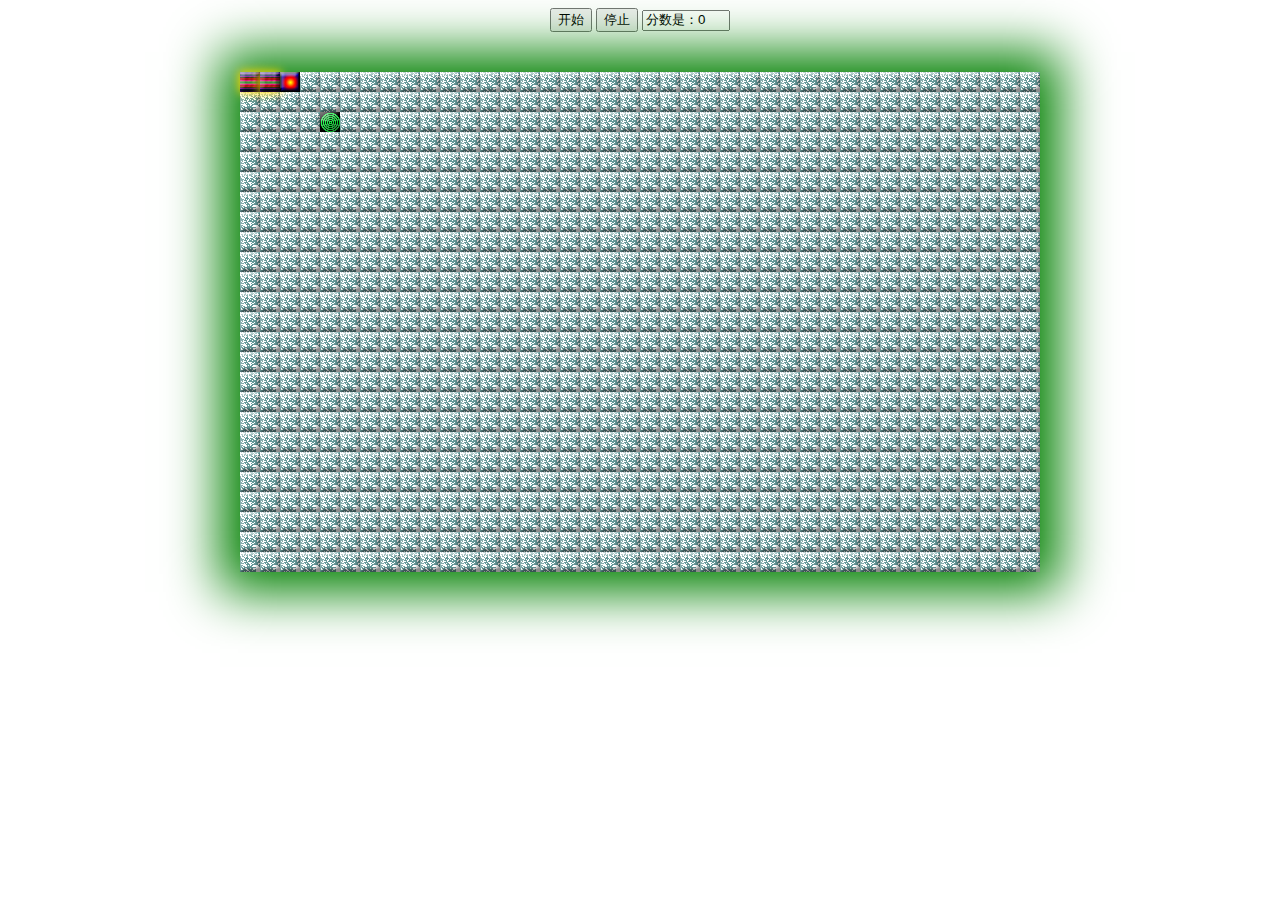
<file: 贪吃蛇-游戏/index.html>
﻿<!DOCTYPE html>
<html lang="en">

<head>
  <meta charset="UTF-8">
  <meta name="viewport" content="width=device-width, initial-scale=1.0">
  <meta http-equiv="X-UA-Compatible" content="ie=edge">
  <title>贪吃蛇</title>
  <link rel="stylesheet" href="css/index.css">
</head>

<body>
  <button id="btn1">开始</button>
  <button id="btn2">停止</button>
  <input type="text" id="input" value = '分数是：0' readonly>
  <!-- 地图 -->
  <div id="map">
    <!-- 【食物】 -->
    <!-- <div class="food"></div> -->
    <!-- 【蛇身】 -->
    <!-- <div class="snake-body" style="left:0;top:0"></div>
      <div class="snake-body" style="left:20px;top:0"></div>
      <div class="snake-body" style="left:40px;top:0"></div> -->
    <!-- 【蛇头】 -->
    <!-- <div class="snake-head" style="left:60px;top:0"></div> -->

  </div>
  <!--死亡提示 -->
  <div class="dead">
    <h1>Game Over</h1>
    <span id="btn3">重新开始</span>
  </div>
  <!-- jQuery -->
  <script src="./lib/jquery-1.12.4.js"></script>
  <!-- 引入food -->
  <script src='./js/food.js'></script>
  <!-- 引入snack -->
  <script src = './js/snack.js'></script>

  <!-- 引入geme -->
  <script src = './js/game.js'></script>
<script>
  // var food = new Food();
  // food.randomLocation();


  // //创建蛇对象
  // var snake = new Snake();
  // //显示蛇
  // snake.showSnake();


  //创建游戏对象
  var game = new Game();
  $("#btn1").click(function() {
    //游戏对象开始
    game.start();
  });


  // 重新开始

 $("#btn3").click(function() {
    //游戏对象开始
    game.reStart();
  });


  //停止
  $("#btn2").click(function() {
    //游戏对象停止
    game.stop();
  });
</script>
</body>

</html>
</file>
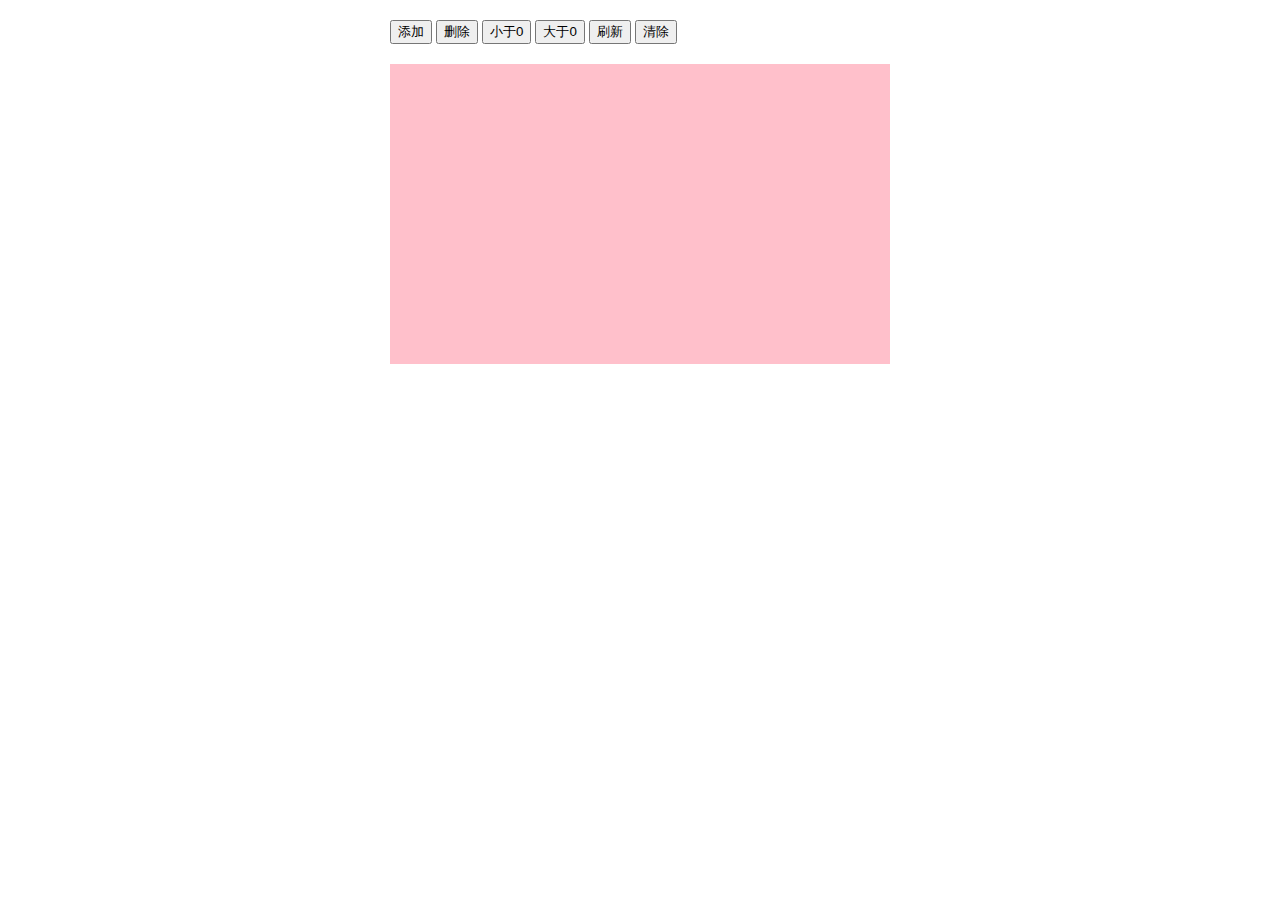
<file: tableView案例（原生js）.html>
<!DOCTYPE html>
<html>

<head>
    <meta charset="UTF-8">
    <title>阶段2作业1</title>
    <style type="text/css">
        /* 样式层 */

        .wrap {
            width: 500px;
            margin: 20px auto;
        }

        .wrap-main {
            margin-top: 20px;
            background: pink;
            height: 300px;
        }

        .item {
            width: 200px;
            height: 30px;
            background: green;
            color: #fff;
            font-size: 20px;
            line-height: 30px;
            text-align: center;
            margin-bottom: 7px;
        }
    </style>
</head>

<body>
    <!-- 结构层 -->
    <div class="wrap">
        <div class="wrap-head">
            <input type="button" id="add" value="添加" />
            <input type="button" id="delete" value="删除" />
            <input type="button" id="less" value="小于0" />
            <input type="button" id="bigger" value="大于0" />
            <input type="button" id="ref" value="刷新" />
            <input type="button" id="clear" value="清除" />
        </div>
        <div class="wrap-main">
            <!-- <div class = "item">
                21
            </div> -->
        </div>
    </div>
    <!-- 交互层 -->
    <script>
        // 要求: 运用阶段二所学的js知识实现如动态图所示效果
        // 功能描述:
        // 1 页面布局: 整体居中, 有6个按钮和1个用于展示新添加元素的容器
        // 2 添加按钮: 每点击一次, 就会新增加一个元素, 并且元素的内容是[-50, 50] 之间的随机数
        // 3 删除按钮: 每点击一次, 就会删除最后添加的一个元素
        // 4 小于0按钮: 点击后, 会将绿色区域中内容 < 0 的元素筛选出来 并且展示
        // 5 大于0按钮: 点击后, 会将绿色区域中内容 > 0 的元素筛选出来 并且展示
        // 6 刷新按钮: 每点击一次, 会将添加删除操作后的绿色区域所剩的元素内容重新随机赋值, 赋值范围是[-50, 50]
        // 7 清除按钮: 点击后, 会将所有元素从绿色区域移除.并且在点击清除后, 删除 / 小于0 / 大于0 / 刷新的按钮操作没有反应
        // 注意: 按钮尺寸和字体字号不要求精细 重点是按钮功能的实现
        // 使用的技术: js常用的操作DOM的方法 随机数函数


        //获取按钮
        const addBtn = document.getElementById('add');
        const deleteBtn = document.getElementById('delete');
        const lessBtn = document.getElementById('less');
        const biggerBtn = document.getElementById('bigger');
        const refBtn = document.getElementById('ref');
        const clearBtn = document.getElementById('clear');
        //获取容器div
        const wrappper = document.getElementsByClassName('wrap-main')[0];

        //点击添加

        addBtn.addEventListener('click', function () {

            // 其他按钮都可以点击
            deleteBtn.removeAttribute('disabled');
            lessBtn.removeAttribute('disabled');
            biggerBtn.removeAttribute('disabled');
            refBtn.removeAttribute('disabled');


            let div = document.createElement('div');
            div.className = 'item';
            wrappper.appendChild(div);
            div.innerText = random();


        });


        //点击删除
        deleteBtn.addEventListener('click', function () {
            //获取所有的添加的随机项
            const randomItems = document.getElementsByClassName('item');
            if (randomItems.length > 0) {
                wrappper.removeChild(randomItems[randomItems.length - 1]);
            } else {
                alert('已经全部删除完了，目前没有可以删除的项目');
            }

        });
        //点击小于0，筛选出所有小于0的
        lessBtn.addEventListener('click', function () {
            //获取所有页面中的随机项
            const randomItems = document.getElementsByClassName('item');
            var arr = [];
            for (let i = 0; i < randomItems.length; i++) {
                console.log(randomItems[i].innerText);
                if (!(randomItems[i].innerText.includes('-'))) {
                    arr.push(randomItems[i]);
                }
            }
            for (let i = 0; i < arr.length; i++) {
                wrappper.removeChild(arr[i]);
            }
        });





        //点击大于0 
        biggerBtn.addEventListener('click', function () {
            //获取所有页面中的随机项
            const randomItems = document.getElementsByClassName('item');
            var arr = [];
            for (let i = 0; i < randomItems.length; i++) {
                console.log(randomItems[i].innerText);
                if (randomItems[i].innerText.includes('-')) {
                    arr.push(randomItems[i]);
                }
            }
            for (let i = 0; i < arr.length; i++) {
                wrappper.removeChild(arr[i]);
            }
        });

        //点击刷新按钮
        refBtn.addEventListener('click', function () {
            //获取所有页面中的随机项
            const randomItems = document.getElementsByClassName('item');
            for (let i = 0; i < randomItems.length; i++) {
                randomItems[i].innerText = random();
            }
        });



        //[-50 ,50]随机数
        function random() {

            //先随机生成用来判断是正的还是负数
            const mark = Math.floor(Math.random() * 2);
            let randomValue;
            if (mark == 0) {
                randomValue = Math.floor(Math.random() * 51);
            } else {
                randomValue = -(Math.floor(Math.random() * 51));
            }
            return randomValue;

        }

        //点击清除按钮


        clearBtn.addEventListener('click', function () {
            wrappper.innerHTML = '';
            //禁用其他的按钮
            deleteBtn.setAttribute('disabled', 'disabled');
            lessBtn.setAttribute('disabled', 'disabled');
            biggerBtn.setAttribute('disabled', 'disabled');
            refBtn.setAttribute('disabled', 'disabled');
        });
    </script>
</body>

</html>
</file>
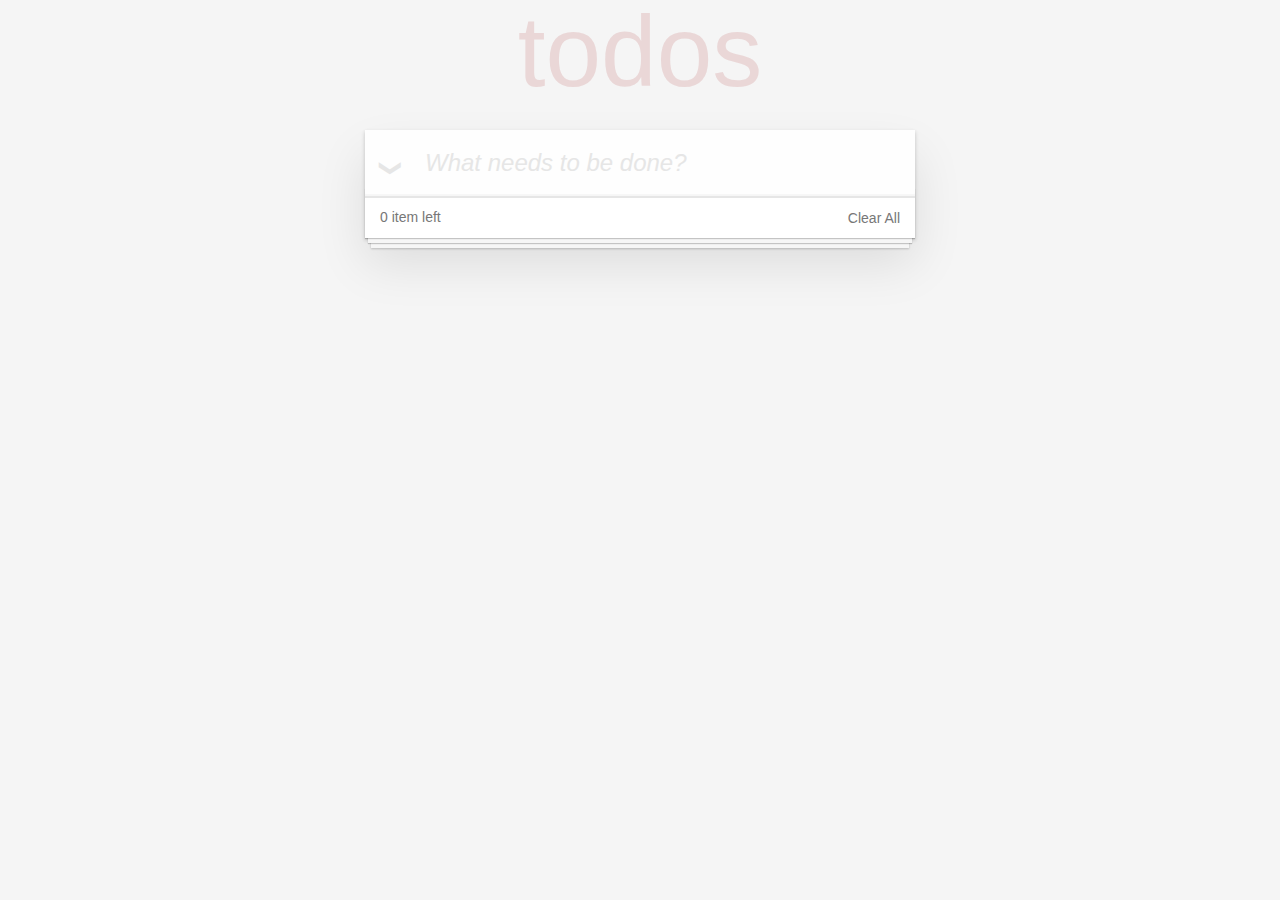
<file: 03_todos案例（jQuery）/todos案例(jQuery).html>
<!doctype html>
<html>

<head>
    <meta charset="utf-8">
    <meta name="viewport" content="width=device-width, initial-scale=1">
    <title>todos案例(jQuery)</title>
    <link rel="stylesheet" href="css/app.css">
    <script src="./js/jquery-3.2.1.min.js"></script>
    <script src="./js/todo.js"></script>
</head>

<body>
    <section class="todoapp">
        <header class="header">
            <h1>todos</h1>
            <input class="new-todo" name="new-todo" placeholder="What needs to be done?" autofocus>
        </header>
        <section class="main">
            <input class="toggle-all" type="checkbox">
            <label for="toggle-all">Mark all as complete</label>
            <ul class="todo-list">
              <!--
                每一个 todo
                当 li 的类名是 conpleted 的时候，是完成状态
                当 li 没有类名的时候是未完成状态（刚刚添加进去的状态）
                -->
              


            </ul>
        </section>
        <footer class="footer">
            <span class="todo-count"><strong>0</strong> item left</span>
            <button class="clear-All">Clear All</button>
        </footer>
    </section>

</body>

</html>





<!-- <li class="completed"> -->
    <!-- <div class="view"> -->
      <!-- 每一个 todo 的单选框 -->
      <!-- <input class="toggle" type="checkbox" checked> -->
      <!-- 每一个 todo 的内容显示 -->
      <!-- <label>Taste JavaScript</label> -->
      <!-- 每一个 todo 的删除按钮 -->
      <!-- <button class="destroy"></button> -->
    <!-- </div> -->
  <!-- </li> -->
</file>
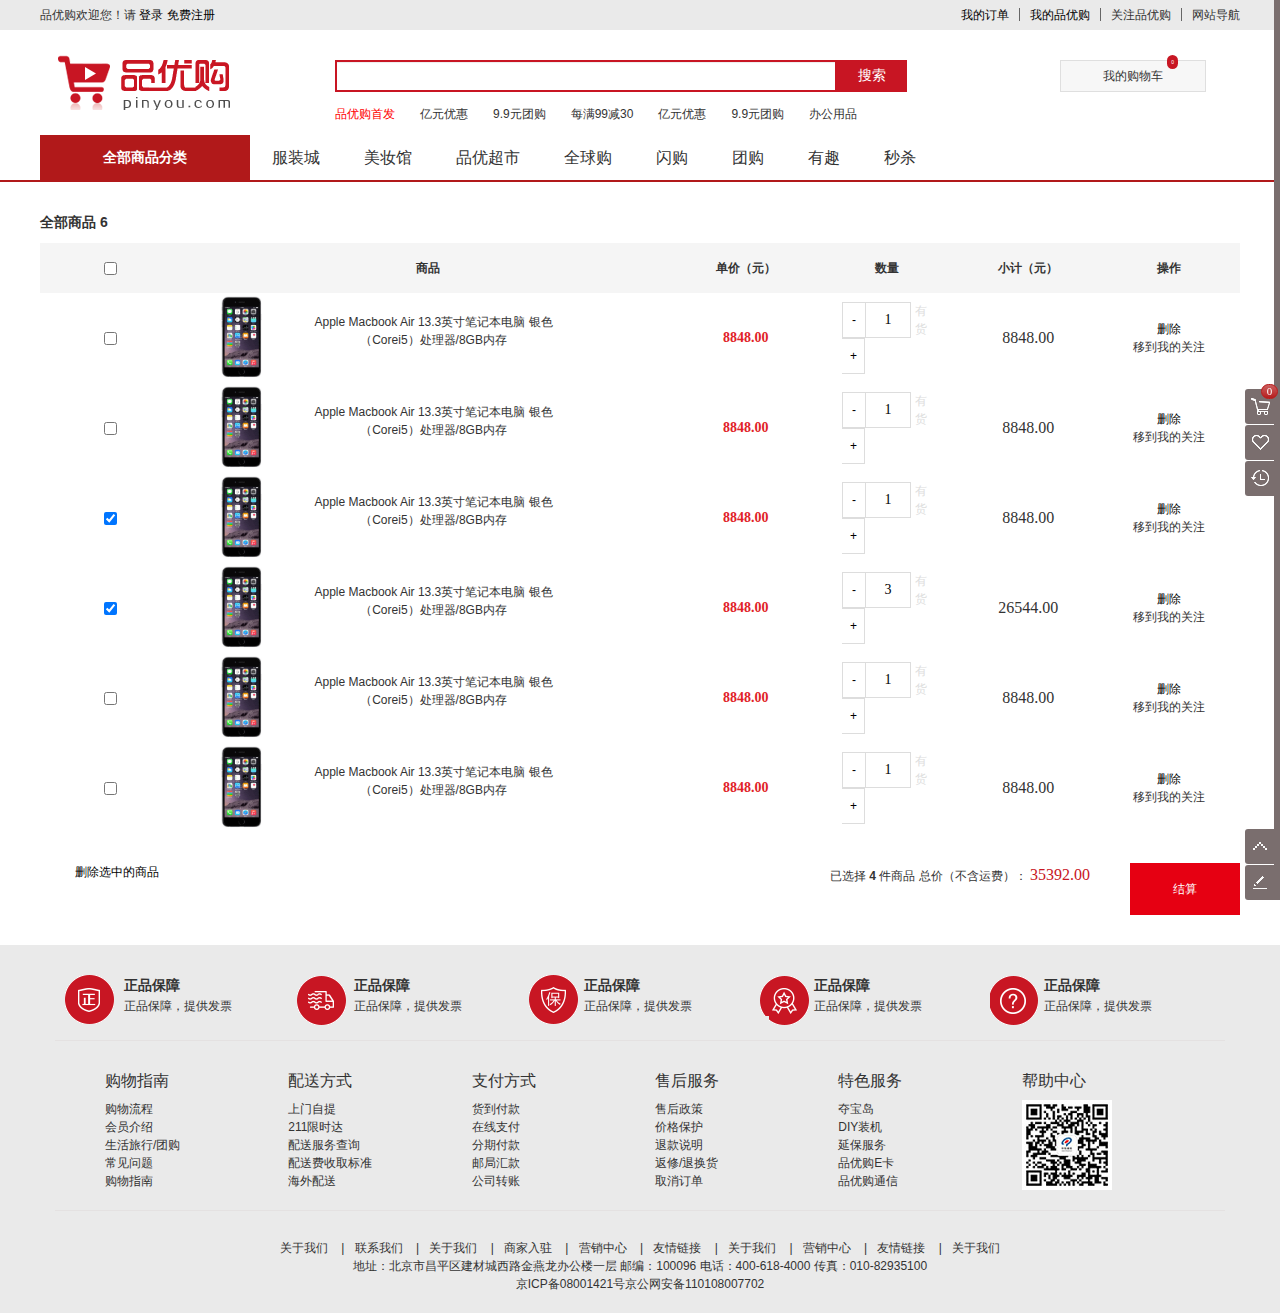
<file: 05_品优购/cart.html>
<!DOCTYPE html>
<html>

<head>
    <meta charset="utf-8">
    <title>品优购 - 优质！优质！</title>
    <link rel="stylesheet" href="styles/common.css">
    <link rel="stylesheet" href="styles/page-cart.css">
    <link rel="shortcut icon" href="./favicon.ico" type="image/x-icon">
    <script src = "./scripts/jquery-1.12.4.js"></script>
</head>

<body>
    <!--页面顶部-->
    <div id="nav-bottom">
        <!--顶部-->
        <div class="nav-top">
            <div class="top">
                <div class="py-container">
                    <div class="shortcut">
                        <ul class="fl">
                            <li class="f-item">品优购欢迎您！</li>
                            <li class="f-item">请
                                <a href="login.html">登录</a>
                                <span>
                  <a href="register.html">免费注册</a>
                </span>
                            </li>
                        </ul>
                        <ul class="fr">
                            <li class="f-item">
                                <a href="member-order.html">我的订单</a>
                            </li>
                            <li class="f-item space"></li>
                            <li class="f-item">
                                <a href="member.html">我的品优购</a>
                            </li>
                            <li class="f-item space"></li>
                            <li class="f-item">关注品优购</li>
                            <li class="f-item space"></li>
                            <li class="f-item">网站导航</li>
                        </ul>
                    </div>
                </div>
            </div>

            <!--头部-->
            <div class="header">
                <div class="py-container">
                    <div class="yui3-g Logo">
                        <div class="yui3-u Left logoArea">
                            <a class="logo-bd" title="品优购" href="home.html"></a>
                        </div>
                        <div class="yui3-u Center searchArea">
                            <div class="search">
                                <form action="" class="sui-form form-inline">
                                    <div class="input-append">
                                        <input type="text" id="autocomplete" type="text" class="input-error input-xxlarge">
                                        <button class="sui-btn btn-xlarge btn-danger" type="button">搜索</button>
                                    </div>
                                </form>
                            </div>
                            <div class="hotwords">
                                <ul>
                                    <li class="f-item">品优购首发</li>
                                    <li class="f-item">亿元优惠</li>
                                    <li class="f-item">9.9元团购</li>
                                    <li class="f-item">每满99减30</li>
                                    <li class="f-item">亿元优惠</li>
                                    <li class="f-item">9.9元团购</li>
                                    <li class="f-item">办公用品</li>
                                </ul>
                            </div>
                        </div>
                        <div class="yui3-u Right shopArea">
                            <div class="fr shopcar">
                                <div class="show-shopcar">
                                    <span class="car"></span>
                                    <a class="sui-btn btn-default btn-xlarge" href="cart.html">
                                        <span>我的购物车</span>
                                        <i class="shopnum">0</i>
                                    </a>
                                    <div class="clearfix shopcarlist"></div>
                                </div>
                            </div>
                        </div>
                    </div>
                    <div class="yui3-g NavList">
                        <div class="all-sorts-list">
                            <div class="yui3-u Left all-sort">
                                <h4>全部商品分类</h4>
                            </div>
                            <div class="sort">
                                <div class="all-sort-list2">
                                    <div class="item">
                                        <h3>
                                            <a href="list.html">图书、音像、数字商品</a>
                                        </h3>
                                        <div class="item-list clearfix">
                                            <div class="subitem">
                                                <dl>
                                                    <dt>
                            <a href="list.html">电子书</a>
                          </dt>
                                                    <dd>
                                                        <em>
                              <a href="list.html">免费</a>
                            </em>
                                                        <em>
                              <a href="list.html">小说</a>
                            </em>
                                                        <em>
                              <a href="list.html">励志与成功</a>
                            </em>
                                                        <em>
                              <a href="list.html">婚恋/两性</a>
                            </em>
                                                        <em>
                              <a href="list.html">文学</a>
                            </em>
                                                        <em>
                              <a href="list.html">经管</a>
                            </em>
                                                        <em>
                              <a href="list.html">畅读VIP</a>
                            </em>
                                                    </dd>
                                                </dl>
                                                <dl>
                                                    <dt>
                            <a href="list.html">电子书</a>
                          </dt>
                                                    <dd>
                                                        <em>
                              <a href="list.html">免费</a>
                            </em>
                                                        <em>
                              <a href="list.html">小说</a>
                            </em>
                                                        <em>
                              <a href="list.html">励志与成功</a>
                            </em>
                                                        <em>
                              <a href="list.html">婚恋/两性</a>
                            </em>
                                                        <em>
                              <a href="list.html">文学</a>
                            </em>
                                                        <em>
                              <a href="list.html">经管</a>
                            </em>
                                                        <em>
                              <a href="list.html">畅读VIP</a>
                            </em>
                                                    </dd>
                                                </dl>
                                            </div>
                                        </div>
                                    </div>
                                    <div class="item">
                                        <h3>
                                            <a href="list.html">家用电器</a>
                                        </h3>
                                        <div class="item-list clearfix"></div>
                                    </div>
                                    <div class="item">
                                        <h3>
                                            <a href="list.html">手机、数码</a>
                                        </h3>
                                        <div class="item-list clearfix"></div>
                                    </div>
                                    <div class="item">
                                        <h3>
                                            <a href="list.html">电脑、办公</a>
                                        </h3>
                                        <div class="item-list clearfix"></div>
                                    </div>
                                    <div class="item">
                                        <h3>
                                            <a href="list.html">家居、家具、家装、厨具</a>
                                        </h3>
                                        <div class="item-list clearfix"></div>
                                    </div>
                                    <div class="item">
                                        <h3>
                                            <a href="list.html">服饰内衣</a>
                                        </h3>
                                        <div class="item-list clearfix"></div>
                                    </div>
                                    <div class="item">
                                        <h3>
                                            <a href="list.html">个护化妆</a>
                                        </h3>
                                        <div class="item-list clearfix"></div>
                                    </div>
                                    <div class="item">
                                        <h3>
                                            <a href="list.html">运动健康</a>
                                        </h3>
                                        <div class="item-list clearfix"></div>
                                    </div>
                                    <div class="item">
                                        <h3>
                                            <a href="list.html">汽车用品</a>
                                        </h3>
                                        <div class="item-list clearfix"></div>
                                    </div>
                                    <div class="item">
                                        <h3>
                                            <a href="list.html">彩票、旅行</a>
                                        </h3>
                                        <div class="item-list clearfix"></div>
                                    </div>
                                    <div class="item">
                                        <h3>
                                            <a href="list.html">理财、众筹</a>
                                        </h3>
                                        <div class="item-list clearfix"></div>
                                    </div>
                                    <div class="item">
                                        <h3>
                                            <a href="list.html">母婴、玩具</a>
                                        </h3>
                                        <div class="item-list clearfix"></div>
                                    </div>
                                    <div class="item">
                                        <h3>
                                            <a href="list.html">箱包</a>
                                        </h3>
                                        <div class="item-list clearfix"></div>
                                    </div>
                                    <div class="item">
                                        <h3>
                                            <a href="list.html">运动户外</a>
                                        </h3>
                                        <div class="item-list clearfix"></div>
                                    </div>
                                    <div class="item">
                                        <h3>
                                            <a href="list.html">箱包</a>
                                        </h3>
                                        <div class="item-list clearfix"></div>
                                    </div>
                                </div>
                            </div>
                        </div>
                        <div class="yui3-u Center navArea">
                            <ul class="nav">
                                <li class="f-item">服装城</li>
                                <li class="f-item">美妆馆</li>
                                <li class="f-item">品优超市</li>
                                <li class="f-item">全球购</li>
                                <li class="f-item">闪购</li>
                                <li class="f-item">团购</li>
                                <li class="f-item">有趣</li>
                                <li class="f-item">秒杀</li>
                            </ul>
                        </div>
                        <div class="yui3-u Right"></div>
                    </div>
                </div>
            </div>
        </div>
    </div>

    <div class="py-container goods-all">
        <h4 class="all">
            全部商品
            <span id="category_num">11</span>
        </h4>
        <table cellspacing="0" cellpadding="0" border="0" width="100%">
            <thead>
                <tr>
                    <th width="10%"><input id="toggle-all" type="checkbox"></th>
                    <th width="35%">商品</th>
                    <th width="10%">单价（元）</th>
                    <th width="10%">数量</th>
                    <th width="10%">小计（元）</th>
                    <th width="10%">操作</th>
                </tr>
            </thead>
            <tbody>
                <tr>
                    <td><input class="choice" type="checkbox"></td>
                    <td>
                        <div class="good-item fl">
                            <div class="item-img">
                                <img src="uploads/mobile.png">
                            </div>
                            <div class="item-msg">Apple Macbook Air 13.3英寸笔记本电脑 银色（Corei5）处理器/8GB内存</div>
                        </div>
                    </td>
                    <td>
                        <span class="price">8848.00</span>
                    </td>
                    <td>
                        <div class="clearfix have">
                            <div>
                                <a href="#" class="increment mins" type="mins">-</a>
                                <input autocomplete="off" type="text" value="1" minnum="1" class="itxt">
                                <a href="#" class="increment plus" type="plus">+</a>
                            </div>
                            <div class="youhuo">有货</div>
                        </div>
                    </td>
                    <td><span class="sum">8848.00</span></td>
                    <td>
                        <div>
                            <a type="delBtn" href="#none">删除</a>
                        </div>
                        <div>移到我的关注</div>
                    </td>
                </tr>
                <tr>
                    <td><input class="choice" type="checkbox"></td>
                    <td>
                        <div class="good-item fl">
                            <div class="item-img">
                                <img src="uploads/mobile.png">
                            </div>
                            <div class="item-msg">Apple Macbook Air 13.3英寸笔记本电脑 银色（Corei5）处理器/8GB内存</div>
                        </div>
                    </td>
                    <td>
                        <span class="price">8848.00</span>
                    </td>
                    <td>
                        <div class="clearfix have">
                            <div>
                                <a href="javascript:" class="increment mins" type="mins">-</a>
                                <input autocomplete="off" type="text" value="1" minnum="1" class="itxt">
                                <a href="javascript:" class="increment plus" type="plus">+</a>
                            </div>
                            <div class="youhuo">有货</div>
                        </div>

                    </td>
                    <td><span class="sum">8848.00</span></td>
                    <td>
                         <div>
                            <a type="delBtn" href="#none">删除</a>
                        </div>
                        <div>移到我的关注</div>
                    </td>
                </tr>
                 <tr>
                    <td><input class="choice" type="checkbox" checked></td>
                    <td>
                        <div class="good-item fl">
                            <div class="item-img">
                                <img src="uploads/mobile.png">
                            </div>
                            <div class="item-msg">Apple Macbook Air 13.3英寸笔记本电脑 银色（Corei5）处理器/8GB内存</div>
                        </div>
                    </td>
                    <td>
                        <span class="price">8848.00</span>
                    </td>
                    <td>
                        <div class="clearfix have">
                            <div>
                                <a href="#" class="increment mins" type="mins">-</a>
                                <input autocomplete="off" type="text" value="1" minnum="1" class="itxt">
                                <a href="#" class="increment plus" type="plus">+</a>
                            </div>
                            <div class="youhuo">有货</div>
                        </div>

                    </td>
                    <td><span class="sum">8848.00</span></td>
                    <td>
                         <div>
                            <a type="delBtn" href="#none">删除</a>
                        </div>
                        <div>移到我的关注</div>
                    </td>
                </tr>
                 <tr>
                    <td><input class="choice" type="checkbox" checked></td>
                    <td>
                        <div class="good-item fl">
                            <div class="item-img">
                                <img src="uploads/mobile.png">
                            </div>
                            <div class="item-msg">Apple Macbook Air 13.3英寸笔记本电脑 银色（Corei5）处理器/8GB内存</div>
                        </div>
                    </td>
                    <td>
                        <span class="price">8848.00</span>
                    </td>
                    <td>
                        <div class="clearfix have">
                            <div>
                                <a href="#" class="increment mins" type="mins">-</a>
                                <input autocomplete="off" type="text" value="3" minnum="1" class="itxt">
                                <a href="#" class="increment plus" type="plus">+</a>
                            </div>
                            <div class="youhuo">有货</div>
                        </div>

                    </td>
                    <td><span class="sum">8848.00</span></td>
                    <td>
                         <div>
                            <a type="delBtn" href="#none">删除</a>
                        </div>
                        <div>移到我的关注</div>
                    </td>
                </tr>
                 <tr>
                    <td><input class="choice" type="checkbox"></td>
                    <td>
                        <div class="good-item fl">
                            <div class="item-img">
                                <img src="uploads/mobile.png">
                            </div>
                            <div class="item-msg">Apple Macbook Air 13.3英寸笔记本电脑 银色（Corei5）处理器/8GB内存</div>
                        </div>
                    </td>
                    <td>
                        <span class="price">8848.00</span>
                    </td>
                    <td>
                        <div class="clearfix have">
                            <div>
                                <a href="#" class="increment mins" type="mins">-</a>
                                <input autocomplete="off" type="text" value="1" minnum="1" class="itxt">
                                <a href="#" class="increment plus" type="plus">+</a>
                            </div>
                            <div class="youhuo">有货</div>
                        </div>

                    </td>
                    <td><span class="sum">8848.00</span></td>
                    <td>
                         <div>
                            <a type="delBtn" href="#none">删除</a>
                        </div>
                        <div>移到我的关注</div>
                    </td>
                </tr>
                 <tr>
                    <td><input class="choice" type="checkbox"></td>
                    <td>
                        <div class="good-item fl">
                            <div class="item-img">
                                <img src="uploads/mobile.png">
                            </div>
                            <div class="item-msg">Apple Macbook Air 13.3英寸笔记本电脑 银色（Corei5）处理器/8GB内存</div>
                        </div>
                    </td>
                    <td>
                        <span class="price">8848.00</span>
                    </td>
                    <td>
                        <div class="clearfix have">
                            <div>
                                <a href="#" class="increment mins" type="mins">-</a>
                                <input autocomplete="off" type="text" value="1" minnum="1" class="itxt">
                                <a href="#" class="increment plus" type="plus">+</a>
                            </div>
                            <div class="youhuo">有货</div>
                        </div>

                    </td>
                    <td><span class="sum">8848.00</span></td>
                    <td>
                         <div>
                            <a type="delBtn" href="#none">删除</a>
                        </div>
                        <div>移到我的关注</div>
                    </td>
                </tr>
            </tbody>
        </table>
        <div class="cart-tool clearfix">
                <div class="cart-tool-left clearfix fl">
                    <a id="delAllBtn" href="javascript:;">删除选中的商品</a>
                </div>
                <div class="money-box">
                    <div class="sumprice">
                        <div class="sumprice-top">
                            <span>
                已选择
                <strong id="totalNum">0</strong> 件商品</span>
                            <span>
                <em>总价（不含运费）：</em>
                <i id="totalPrice" class="summoney">¥16.00</i>
              </span>
                        </div>
                    </div>
                    <div class="sumbtn">
                        <a class="sum-btn" href="checkout.html">结算</a>
                    </div>
                </div>
            </div>
    </div>

    <!--页面底部-->
    <div class="clearfix footer">
        <div class="py-container">
            <div class="footlink">
                <div class="Mod-service">
                    <ul class="Mod-Service-list">
                        <li class="grid-service-item intro  intro1">
                            <i class="serivce-item fl"></i>
                            <div class="service-text">
                                <h4>正品保障</h4>
                                <p>正品保障，提供发票</p>
                            </div>
                        </li>
                        <li class="grid-service-item  intro intro2">
                            <i class="serivce-item fl"></i>
                            <div class="service-text">
                                <h4>正品保障</h4>
                                <p>正品保障，提供发票</p>
                            </div>
                        </li>
                        <li class="grid-service-item intro  intro3">
                            <i class="serivce-item fl"></i>
                            <div class="service-text">
                                <h4>正品保障</h4>
                                <p>正品保障，提供发票</p>
                            </div>
                        </li>
                        <li class="grid-service-item  intro intro4">
                            <i class="serivce-item fl"></i>
                            <div class="service-text">
                                <h4>正品保障</h4>
                                <p>正品保障，提供发票</p>
                            </div>
                        </li>
                        <li class="grid-service-item intro intro5">
                            <i class="serivce-item fl"></i>
                            <div class="service-text">
                                <h4>正品保障</h4>
                                <p>正品保障，提供发票</p>
                            </div>
                        </li>
                    </ul>
                </div>
                <div class="clearfix Mod-list">
                    <div class="yui3-g">
                        <div class="yui3-u-1-6">
                            <h4>购物指南</h4>
                            <ul class="unstyled">
                                <li>购物流程</li>
                                <li>会员介绍</li>
                                <li>生活旅行/团购</li>
                                <li>常见问题</li>
                                <li>购物指南</li>
                            </ul>
                        </div>
                        <div class="yui3-u-1-6">
                            <h4>配送方式</h4>
                            <ul class="unstyled">
                                <li>上门自提</li>
                                <li>211限时达</li>
                                <li>配送服务查询</li>
                                <li>配送费收取标准</li>
                                <li>海外配送</li>
                            </ul>
                        </div>
                        <div class="yui3-u-1-6">
                            <h4>支付方式</h4>
                            <ul class="unstyled">
                                <li>货到付款</li>
                                <li>在线支付</li>
                                <li>分期付款</li>
                                <li>邮局汇款</li>
                                <li>公司转账</li>
                            </ul>
                        </div>
                        <div class="yui3-u-1-6">
                            <h4>售后服务</h4>
                            <ul class="unstyled">
                                <li>售后政策</li>
                                <li>价格保护</li>
                                <li>退款说明</li>
                                <li>返修/退换货</li>
                                <li>取消订单</li>
                            </ul>
                        </div>
                        <div class="yui3-u-1-6">
                            <h4>特色服务</h4>
                            <ul class="unstyled">
                                <li>夺宝岛</li>
                                <li>DIY装机</li>
                                <li>延保服务</li>
                                <li>品优购E卡</li>
                                <li>品优购通信</li>
                            </ul>
                        </div>
                        <div class="yui3-u-1-6">
                            <h4>帮助中心</h4>
                            <img src="images/wx_cz.jpg">
                        </div>
                    </div>
                </div>
                <div class="Mod-copyright">
                    <ul class="helpLink">
                        <li>关于我们

                        </li>
                        <li class="space">|</li>
                        <li>联系我们

                        </li>
                        <li class="space">|</li>
                        <li>关于我们

                        </li>
                        <li class="space">|</li>
                        <li>商家入驻

                        </li>
                        <li class="space">|</li>
                        <li>营销中心

                        </li>
                        <li class="space">|</li>
                        <li>友情链接

                        </li>
                        <li class="space">|</li>
                        <li>关于我们

                        </li>
                        <li class="space">|</li>
                        <li>营销中心

                        </li>
                        <li class="space">|</li>
                        <li>友情链接
                        </li>
                        <li class="space">|</li>
                        <li>关于我们</li>
                    </ul>
                    <p>地址：北京市昌平区建材城西路金燕龙办公楼一层 邮编：100096 电话：400-618-4000 传真：010-82935100</p>
                    <p>京ICP备08001421号京公网安备110108007702</p>
                </div>
            </div>
        </div>
    </div>
    <!--页面底部END-->

    <!--侧栏面板开始-->
    <div class="J-global-toolbar">
        <div class="toolbar-wrap">
            <div class="toolbar">
                <div class="toolbar-panels">
                    <!-- 购物车 -->
                    <div class="toolbar-panel tbar-panel-cart" style="visibility: hidden;">
                        <h3 class="tbar-panel-header">
                            <a class="title" href="cart.html">
                                <i></i>
                                <em class="title">购物车</em>
                            </a>
                            <span class="close-panel"></span>
                        </h3>
                        <div class="tbar-panel-main">
                            <div class="tbar-panel-content">
                                <div class="tbar-tipbox hide">
                                    <div class="tip-inner">
                                        <span class="tip-text">还没有登录，登录后商品将被保存</span>
                                        <a href="login.html" class="tip-btn">登录</a>
                                    </div>
                                </div>
                                <!-- 列表 -->
                                <div class="tbar-cart-list"></div>
                            </div>
                        </div>
                        <!-- 小计 -->
                        <div class="tbar-panel-footer">
                            <div class="tbar-checkout">
                                <div class="jtc-number">
                                    <strong>0</strong>件商品</div>
                                <div class="jtc-sum"> 共计：
                                    <strong>¥0</strong>
                                </div>
                                <a class="jtc-btn" href="cart.html">去购物车结算</a>
                            </div>
                        </div>
                    </div>
                    <!-- 我的关注 -->
                    <div class="toolbar-panel tbar-panel-follow" style="visibility: hidden;">
                        <h3 class="tbar-panel-header">
                            <a class="title" href="#">
                                <i></i>
                                <em class="title">我的关注</em>
                            </a>
                            <span class="close-panel"></span>
                        </h3>
                        <div class="tbar-panel-main">
                            <div class="tbar-panel-content"></div>
                        </div>
                    </div>
                    <!-- 我的足迹 -->
                    <div class="toolbar-panel tbar-panel-history" style="visibility: hidden;">
                        <h3 class="tbar-panel-header">
                            <a class="title" href="#">
                                <i></i>
                                <em class="title">我的足迹</em>
                            </a>
                            <span class="close-panel"></span>
                        </h3>
                        <div class="tbar-panel-main">
                            <div class="tbar-panel-content">
                                <div class="jt-history-wrap">
                                    <ul>
                                        <!-- <li class="jth-item">
                      <a class="img-wrap" href="item.html"><img src="#" height="100" width="100"></a>
                      <a class="add-cart-button" href="cart-add.html">加入购物车</a>
                      <span class="price">￥498.00</span>
                    </li>
                    <li class="jth-item">
                      <a class="img-wrap" href="item.html"><img src="#" height="100" width="100"></a>
                      <a class="add-cart-button" href="cart-add.html">加入购物车</a>
                      <span class="price">￥498.00</span>
                    </li> -->
                                    </ul>
                                    <a class="history-bottom-more" href="#">查看更多足迹商品 &gt;&gt;</a>
                                </div>
                            </div>
                        </div>
                    </div>
                </div>
                <!-- 侧栏按钮 -->
                <div class="toolbar-tabs">
                    <div class="toolbar-tab tbar-tab-cart" data-title="购物车" data-target="cart">
                        <i class="tab-ico"></i>
                        <em class="tab-text"></em>
                        <span class="tab-sub">0</span>
                    </div>
                    <div class="toolbar-tab tbar-tab-follow" data-title="我的关注" data-target="follow">
                        <i class="tab-ico"></i>
                        <em class="tab-text"></em>
                    </div>
                    <div class="toolbar-tab tbar-tab-history" data-title="我的足迹" data-target="history">
                        <i class="tab-ico"></i>
                        <em class="tab-text"></em>
                    </div>
                </div>
                <div class="toolbar-footer">
                    <div class="toolbar-tab tbar-tab-top">
                        <a href="#">
                            <i class="tab-ico"></i>
                            <em class="footer-tab-text">顶部</em>
                        </a>
                    </div>
                    <div class="toolbar-tab tbar-tab-feedback">
                        <a href="#">
                            <i class="tab-ico"></i>
                            <em class="footer-tab-text">反馈</em>
                        </a>
                    </div>
                </div>
            </div>
        </div>
    </div>

    <!--购物车单元格 模板-->
    <script type="text/template" id="tbar-cart-item-template">
        <div class="tbar-cart-item">
            <div class="jtc-item-promo">
                <em class="promo-tag promo-mz">满赠
          <i class="arrow"></i>
        </em>
                <div class="promo-text">已购满600元，您可领赠品</div>
            </div>
            <div class="jtc-item-goods">
                <span class="p-img">
          <a href="#">
            <img src="{2}" alt="{1}" height="50" width="50">
          </a>
        </span>
                <div class="p-name">
                    <a href="#">{1}</a>
                </div>
                <div class="p-price">
                    <strong>¥{3}</strong>×{4} </div>
                <a class="p-del" href="#">删除</a>
            </div>
        </div>
    </script>
</body>

<script src="./scripts/cart.js"></script>
</html>
</file>
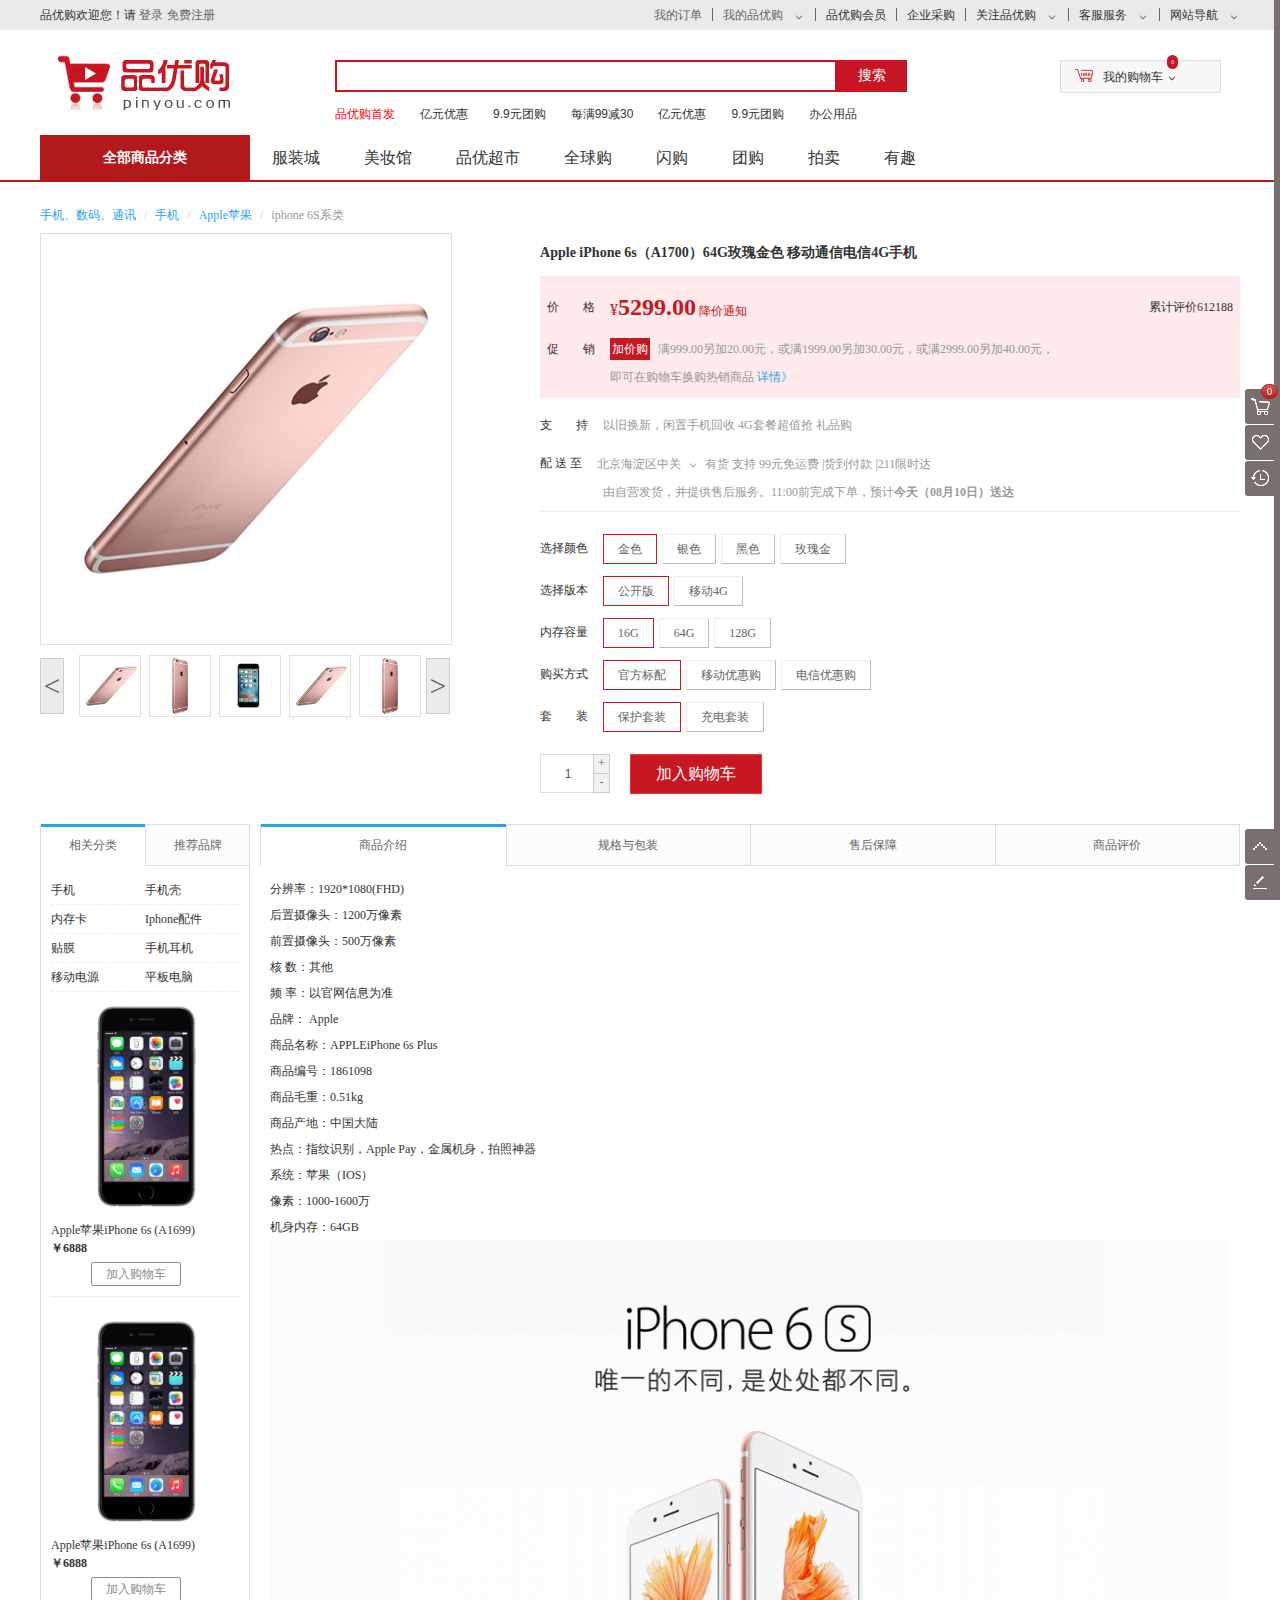
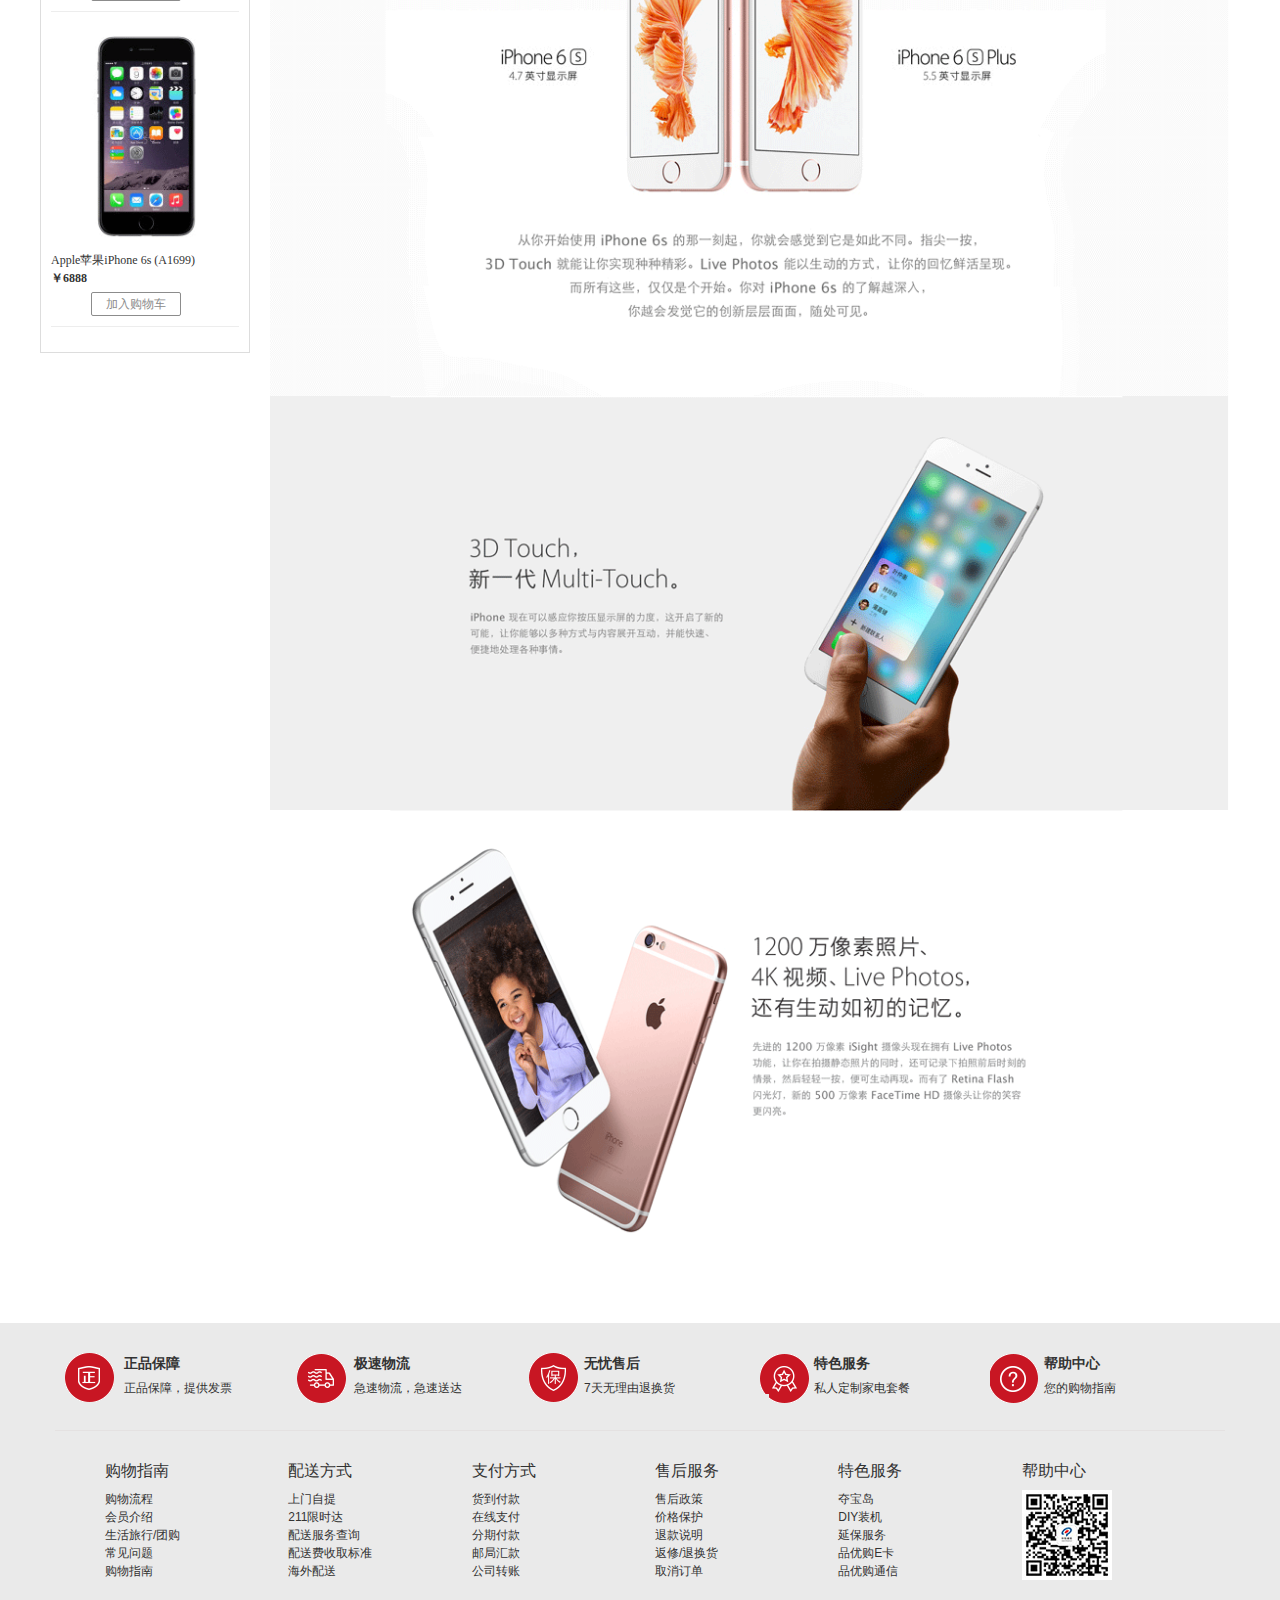
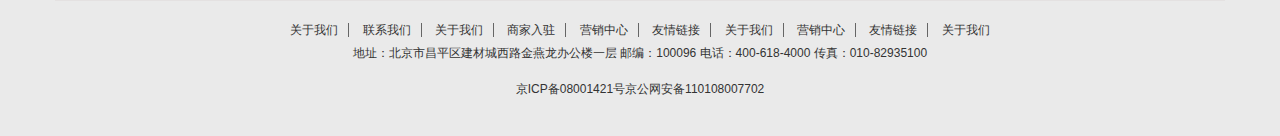
<file: 05_品优购/item.html>
<!DOCTYPE html>
<html>

<head>
    <meta charset="utf-8">
    <title>品优购 - 优质！优质！</title>
    <link rel="stylesheet" href="styles/common.css">
    <link rel="stylesheet" href="styles/page-item.css">
    <link rel="stylesheet" href="styles/xzoom.css">
    <script src = "./scripts/jquery-1.12.4.js"></script>
</head>

<body>
    <!--页面顶部-->
    <div id="nav-bottom">
        <!--顶部-->
        <div class="nav-top">
            <div class="top">
                <div class="py-container">
                    <div class="shortcut">
                        <ul class="fl">
                            <li class="f-item">品优购欢迎您！</li>
                            <li class="f-item">请
                                <a href="login.html">登录</a>
                                <span>
                                    <a href="register.html" class="col-red">免费注册</a>
                                </span>
                            </li>
                        </ul>
                        <ul class="fr">
                            <li class="f-item">
                                <a href="member-order.html">我的订单</a>
                            </li>
                            <li class="f-item space"></li>
                            <li class="f-item">
                                <a href="member.html">我的品优购</a>
                                <i class="iconfont fr"></i>
                            </li>
                            <li class="f-item space"></li>
                            <li class="f-item">品优购会员</li>
                            <li class="f-item space"></li>
                            <li class="f-item">企业采购</li>
                            <li class="f-item space"></li>
                            <li class="f-item">关注品优购
                                <i class="iconfont fr"></i></li>
                            <li class="f-item space"></li>
                            <li class="f-item">客服服务
                                <i class="iconfont fr"></i>
                            </li>
                            <li class="f-item space"></li>
                            <li class="f-item">网站导航
                                <i class="iconfont fr"></i>
                            </li>
                        </ul>
                    </div>
                </div>
            </div>

            <!--头部-->
            <div class="header">
                <div class="py-container">
                    <div class="yui3-g Logo">
                        <div class="yui3-u Left logoArea">
                            <a class="logo-bd" title="品优购" href="home.html"></a>
                        </div>
                        <div class="yui3-u Center searchArea">
                            <div class="search">
                                <form action="" class="sui-form form-inline">
                                    <div class="input-append">
                                        <input type="text" id="autocomplete" type="text" class="input-error input-xxlarge">
                                        <button class="sui-btn btn-xlarge btn-danger" type="button">搜索</button>
                                    </div>
                                </form>
                            </div>
                            <div class="hotwords">
                                <ul>
                                    <li class="f-item">品优购首发</li>
                                    <li class="f-item">亿元优惠</li>
                                    <li class="f-item">9.9元团购</li>
                                    <li class="f-item">每满99减30</li>
                                    <li class="f-item">亿元优惠</li>
                                    <li class="f-item">9.9元团购</li>
                                    <li class="f-item">办公用品</li>
                                </ul>
                            </div>
                        </div>
                        <div class="yui3-u Right shopArea">
                            <div class="fr shopcar">
                                <div class="show-shopcar">
                                    <span class="car"></span>
                                    <a class="sui-btn btn-default btn-xlarge" href="cart.html">
                                        <span>我的购物车</span>
                                        <i class="shopnum">0</i>
                                        <i class="iconfont"></i>
                                    </a>
                                    <div class="clearfix shopcarlist"></div>
                                </div>
                            </div>
                        </div>
                    </div>
                    <div class="yui3-g NavList">
                        <div class="all-sorts-list">
                            <div class="yui3-u Left all-sort">
                                <h4>全部商品分类</h4>
                            </div>
                            <div class="sort">
                                <div class="all-sort-list2">
                                    <div class="item">
                                        <h3><a href="list.html">图书、音像、数字商品</a></h3>
                                        <div class="item-list clearfix">
                                            <div class="subitem">
                                                <dl>
                                                    <dt><a href="list.html">电子书</a></dt>
                                                    <dd>
                                                        <em><a href="list.html">免费</a></em>
                                                        <em><a href="list.html">小说</a></em>
                                                        <em><a href="list.html">励志与成功</a></em>
                                                        <em><a href="list.html">婚恋/两性</a></em>
                                                        <em><a href="list.html">文学</a></em>
                                                        <em><a href="list.html">经管</a></em>
                                                        <em><a href="list.html">畅读VIP</a></em>
                                                    </dd>
                                                </dl>
                                                <dl>
                                                    <dt><a href="list.html">电子书</a></dt>
                                                    <dd>
                                                        <em><a href="list.html">免费</a></em>
                                                        <em><a href="list.html">小说</a></em>
                                                        <em><a href="list.html">励志与成功</a></em>
                                                        <em><a href="list.html">婚恋/两性</a></em>
                                                        <em><a href="list.html">文学</a></em>
                                                        <em><a href="list.html">经管</a></em>
                                                        <em><a href="list.html">畅读VIP</a></em>
                                                    </dd>
                                                </dl>
                                            </div>
                                        </div>
                                    </div>
                                    <div class="item">
                                        <h3><a href="list.html">家用电器</a></h3>
                                        <div class="item-list clearfix"></div>
                                    </div>
                                    <div class="item">
                                        <h3><a href="list.html">手机、数码</a></h3>
                                        <div class="item-list clearfix"></div>
                                    </div>
                                    <div class="item">
                                        <h3><a href="list.html">电脑、办公</a></h3>
                                        <div class="item-list clearfix"></div>
                                    </div>
                                    <div class="item">
                                        <h3><a href="list.html">家居、家具、家装、厨具</a></h3>
                                        <div class="item-list clearfix"></div>
                                    </div>
                                    <div class="item">
                                        <h3><a href="list.html">服饰内衣</a></h3>
                                        <div class="item-list clearfix"></div>
                                    </div>
                                    <div class="item">
                                        <h3><a href="list.html">个护化妆</a></h3>
                                        <div class="item-list clearfix"></div>
                                    </div>
                                    <div class="item">
                                        <h3><a href="list.html">运动健康</a></h3>
                                        <div class="item-list clearfix"></div>
                                    </div>
                                    <div class="item">
                                        <h3><a href="list.html">汽车用品</a></h3>
                                        <div class="item-list clearfix"></div>
                                    </div>
                                    <div class="item">
                                        <h3><a href="list.html">彩票、旅行</a></h3>
                                        <div class="item-list clearfix"></div>
                                    </div>
                                    <div class="item">
                                        <h3><a href="list.html">理财、众筹</a></h3>
                                        <div class="item-list clearfix"></div>
                                    </div>
                                    <div class="item">
                                        <h3><a href="list.html">母婴、玩具</a></h3>
                                        <div class="item-list clearfix"></div>
                                    </div>
                                    <div class="item">
                                        <h3><a href="list.html">箱包</a></h3>
                                        <div class="item-list clearfix"></div>
                                    </div>
                                    <div class="item">
                                        <h3><a href="list.html">运动户外</a></h3>
                                        <div class="item-list clearfix"></div>
                                    </div>
                                    <div class="item">
                                        <h3><a href="list.html">箱包</a></h3>
                                        <div class="item-list clearfix"></div>
                                    </div>
                                </div>
                            </div>
                        </div>
                        <div class="yui3-u Center navArea">
                            <ul class="nav">
                                <li class="f-item">服装城</li>
                                <li class="f-item">美妆馆</li>
                                <li class="f-item">品优超市</li>
                                <li class="f-item">全球购</li>
                                <li class="f-item">闪购</li>
                                <li class="f-item">团购</li>
                                <li class="f-item">拍卖</li>
                                <li class="f-item">有趣</li>
                            </ul>
                        </div>
                        <div class="yui3-u Right"></div>
                    </div>
                </div>
            </div>
        </div>
    </div>

    <div class="main">
        <div class="py-container">
            <div class="crumb-wrap">
                <ul class="sui-breadcrumb">
                    <li><a href="#">手机、数码、通讯</a></li>
                    <li><a href="#">手机</a></li>
                    <li><a href="#">Apple苹果</a></li>
                    <li class="active">iphone 6S系类</li>
                </ul>
            </div>
            <!--product-info-->
            <div class="product-info">
                <div class="fl preview-wrap">
                    <!--放大镜效果-->
                    <div class="zoom">
                        <!--默认第一个预览-->
                        <div id="preview" class="spec-preview">
                            <img class="xzoom" xoriginal="uploads/b1.png" src="uploads/s1.png" width="100%">
                        </div>
                        <!--下方的缩略图-->
                        <div class="spec-scroll">
                            <a href="uploads/b1.png"><img class="xzoom-gallery" src="uploads/s1.png" width="60"></a>
                            <a href="uploads/b2.png"><img class="xzoom-gallery" src="uploads/s2.png" width="60"></a>
                            <a href="uploads/b3.png"><img class="xzoom-gallery" src="uploads/s3.png" width="60"></a>
                            <a href="uploads/b1.png"><img class="xzoom-gallery" src="uploads/s1.png" width="60"></a>
                            <a href="uploads/b2.png"><img class="xzoom-gallery" src="uploads/s2.png" width="60"></a>
                            <span class="prev">
                                <</span> <span class="next">>
                            </span>
                        </div>
                    </div>
                </div>
                <div class="fr itemInfo-wrap">
                    <div class="sku-name">
                        <h4>Apple iPhone 6s（A1700）64G玫瑰金色 移动通信电信4G手机</h4>
                    </div>
                    <div class="summary">
                        <div class="summary-wrap">
                            <div class="fl title"><i>价　　格</i></div>
                            <div class="fl price"><i>¥</i><em>5299.00</em> <s>降价通知</s></div>
                            <div class="fr remark"><i>累计评价</i><em>612188</em></div>
                        </div>
                        <div class="summary-wrap">
                            <div class="fl title"><i>促　　销</i></div>
                            <div class="fl price"><span>加价购</span>满999.00另加20.00元，或满1999.00另加30.00元，或满2999.00另加40.00元，<br />即可在购物车换购热销商品
                                <a href="#">详情》</a></div>
                        </div>
                    </div>
                    <div class="support">
                        <div class="summary-wrap">
                            <div class="fl title"><i>支　　持</i></div>
                            <div class="fl fix-width"><em class="t-gray">以旧换新，闲置手机回收 4G套餐超值抢 礼品购</em></div>
                        </div>
                        <div class="summary-wrap">
                            <div class="fl title"><i>配 送 至</i></div>
                            <div class="fl fix-width"><em class="t-gray">北京海淀区中关<i class="iconfont"></i>有货 支持 99元免运费
                                    |货到付款 |211限时达 </em></div>
                            <div class="fl express"><em class="t-gray">由自营发货，并提供售后服务。11:00前完成下单，预计<strong>今天（08月10日）送达</strong></em></div>
                        </div>
                    </div>
                    <div class="clearfix choose">
                        <div id="specification" class="summary-wrap clearfix">
                            <dl>
                                <dt class="fl title"><i>选择颜色</i></dt>
                                <dd>
                                    <a href="#" class="selected">金色</a>
                                    <a href="#">银色</a>
                                    <a href="#">黑色</a>
                                    <a href="#">玫瑰金</a>
                                </dd>
                            </dl>
                            <dl>
                                <dt class="fl title"><i>选择版本</i></dt>
                                <dd>
                                    <a href="#" class="selected">公开版</a>
                                    <a href="#">移动4G</a>
                                </dd>
                            </dl>
                            <dl>
                                <dt class="fl title"><i>内存容量</i></dt>
                                <dd>
                                    <a href="#" class="selected">16G</a>
                                    <a href="#">64G</a>
                                    <a href="#">128G</a>
                                </dd>
                            </dl>
                            <dl>
                                <dt class="fl title"><i>购买方式</i></dt>
                                <dd>
                                    <a href="#" class="selected">官方标配</a>
                                    <a href="#">移动优惠购</a>
                                    <a href="#">电信优惠购</a>
                                </dd>
                            </dl>
                            <dl>
                                <dt class="fl title"><i>套　　装</i></dt>
                                <dd>
                                    <a href="#" class="selected">保护套装</a>
                                    <a href="#">充电套装</a>
                                </dd>
                            </dl>
                        </div>

                        <div class="summary-wrap">
                            <div class="controls">
                                <input autocomplete="off" type="text" value="1" minnum="1" class="itxt">
                                <a href="#" class="increment plus">+</a>
                                <a href="#" class="increment mins">-</a>
                            </div>
                            <a href="cart-add.html" class="sui-btn  btn-danger addshopcar">加入购物车</a>
                        </div>
                    </div>
                </div>
            </div>
            <!--product-detail-->
            <div class="clearfix product-detail">
                <div class="fl aside">
                    <ul class="sui-nav nav-tabs tab-wraped">
                        <!-- 第一个 -->
                        <li class="active asideLi">
                            <a href="#index" data-toggle="tab"><span>相关分类</span></a>
                        </li>
                        <!-- 第二个 -->
                        <li class="asideLi">
                            <a href="#profile" data-toggle="tab"><span>推荐品牌</span></a>
                        </li>
                    </ul>
                    <div class="tab-content tab-wraped">
                        <!-- 第一个 -->
                        <div id="index" class="tab-pane active">
                            <ul class="part-list unstyled">
                                <li>手机</li>
                                <li>手机壳</li>
                                <li>内存卡</li>
                                <li>Iphone配件</li>
                                <li>贴膜</li>
                                <li>手机耳机</li>
                                <li>移动电源</li>
                                <li>平板电脑</li>
                            </ul>
                            <ul class="goods-list unstyled">
                                <li>
                                    <div class="p-img"><img src="uploads/mobile.png"></div>
                                    <div class="attr"><em>Apple苹果iPhone 6s (A1699)</em></div>
                                    <div class="price"><strong>￥6888</strong></div>
                                    <div class="operate"><a href="#" class="sui-btn btn-bordered">加入购物车</a></div>
                                </li>
                                <li>
                                    <div class="p-img"><img src="uploads/mobile.png"></div>
                                    <div class="attr"><em>Apple苹果iPhone 6s (A1699)</em></div>
                                    <div class="price"><strong>￥6888</strong></div>
                                    <div class="operate"><a href="#" class="sui-btn btn-bordered">加入购物车</a></div>
                                </li>
                                <li>
                                    <div class="p-img"><img src="uploads/mobile.png"></div>
                                    <div class="attr"><em>Apple苹果iPhone 6s (A1699)</em></div>
                                    <div class="price"><strong>￥6888</strong></div>
                                    <div class="operate"><a href="#" class="sui-btn btn-bordered">加入购物车</a></div>
                                </li>
                            </ul>
                        </div>
                        <!-- 第二个 -->
                        <div id="profile" class="tab-pane">
                            <p>推荐品牌</p>
                        </div>
                    </div>
                </div>
                <div class="fr detail">
                    <ul class="sui-nav nav-tabs tab-wraped">
                        <li class="active asideLi"><a href="#one" data-toggle="tab"><span>商品介绍</span></a></li>
                        <li class="asideLi"><a href="#two" data-toggle="tab"><span>规格与包装</span></a></li>
                        <li class="asideLi"><a href="#three" data-toggle="tab"><span>售后保障</span></a></li>
                        <li class="asideLi"><a href="#four" data-toggle="tab"><span>商品评价</span></a></li>
                    </ul>
                    <div class="tab-content tab-wraped">
                        <div id="one" class="tab-pane active">
                            <ul class="goods-intro unstyled">
                                <li>分辨率：1920*1080(FHD)</li>
                                <li>后置摄像头：1200万像素</li>
                                <li>前置摄像头：500万像素</li>
                                <li>核 数：其他</li>
                                <li>频 率：以官网信息为准</li>
                                <li>品牌： Apple</li>
                                <li>商品名称：APPLEiPhone 6s Plus</li>
                                <li>商品编号：1861098</li>
                                <li>商品毛重：0.51kg</li>
                                <li>商品产地：中国大陆</li>
                                <li>热点：指纹识别，Apple Pay，金属机身，拍照神器</li>
                                <li>系统：苹果（IOS）</li>
                                <li>像素：1000-1600万</li>
                                <li>机身内存：64GB</li>
                            </ul>
                            <div class="intro-detail">
                                <img src="uploads/intro01.png">
                                <img src="uploads/intro02.png">
                                <img src="uploads/intro03.png">
                            </div>
                        </div>
                        <div id="two" class="tab-pane">
                            <p>规格与包装</p>
                        </div>
                        <div id="three" class="tab-pane">
                            <p>售后保障</p>
                        </div>
                        <div id="four" class="tab-pane">
                            <div class="comment">
                                <div class="com-tit">商品评价</div>
                                <div class="com-percent">好评率<span class="percent">96%</span></div>
                                <div class="com-tab-type">
                                    <ul class="type">
                                        <li class="current"><a href="#">全部评价(123456)</a></li>
                                        <li><a href="#">晒图(500)</a></li>
                                        <li><a href="#">追评(500)</a></li>
                                        <li><a href="#">好评(500)</a></li>
                                        <li><a href="#">中评(500)</a></li>
                                        <li><a href="#">差评(500)</a></li>
                                    </ul>
                                    <div class="content">
                                        <div class="com-item">
                                            <div class="user-column">
                                                <div class="username">
                                                    <img src="uploads/photo.jpg">用户****1</div>
                                                <div class="usernum">品享值258698</div>
                                            </div>
                                            <div class="user-info">
                                                <div class="stars star4"></div>
                                                <p>手机还不错，可以的可以的</p>
                                                <div class="guige">
                                                    <ul class="mini">
                                                        <li>玫瑰金</li>
                                                        <li>标配版</li>
                                                        <li>2017-11-02 13:23</li>
                                                    </ul>
                                                    <div class="operate">
                                                        <span id="collect"><i class="sui-icon icon-tb-like"></i> 325</span>
                                                        <span id="comment"><i class="sui-icon icon-tb-wang"></i> 256</span>
                                                    </div>
                                                    <div class="clearfix"></div>
                                                </div>
                                            </div>
                                        </div>
                                    </div>
                                </div>
                            </div>
                        </div>
                    </div>
                </div>
            </div>
        </div>
    </div>

    <!--页面底部-->
    <div class="clearfix footer">
        <div class="py-container">
            <div class="footlink">
                <div class="Mod-service">
                    <ul class="Mod-Service-list">
                        <li class="grid-service-item intro  intro1">
                            <i class="serivce-item fl"></i>
                            <div class="service-text">
                                <h4>正品保障</h4>
                                <p>正品保障，提供发票</p>
                            </div>
                        </li>
                        <li class="grid-service-item  intro intro2">
                            <i class="serivce-item fl"></i>
                            <div class="service-text">
                                <h4>极速物流</h4>
                                <p>急速物流，急速送达</p>
                            </div>
                        </li>
                        <li class="grid-service-item intro  intro3">
                            <i class="serivce-item fl"></i>
                            <div class="service-text">
                                <h4>无忧售后</h4>
                                <p>7天无理由退换货</p>
                            </div>
                        </li>
                        <li class="grid-service-item  intro intro4">
                            <i class="serivce-item fl"></i>
                            <div class="service-text">
                                <h4>特色服务</h4>
                                <p>私人定制家电套餐</p>
                            </div>
                        </li>
                        <li class="grid-service-item intro intro5">
                            <i class="serivce-item fl"></i>
                            <div class="service-text">
                                <h4>帮助中心</h4>
                                <p>您的购物指南</p>
                            </div>
                        </li>
                    </ul>
                </div>
                <div class="clearfix Mod-list">
                    <div class="yui3-g">
                        <div class="yui3-u-1-6">
                            <h4>购物指南</h4>
                            <ul class="unstyled">
                                <li>购物流程</li>
                                <li>会员介绍</li>
                                <li>生活旅行/团购</li>
                                <li>常见问题</li>
                                <li>购物指南</li>
                            </ul>
                        </div>
                        <div class="yui3-u-1-6">
                            <h4>配送方式</h4>
                            <ul class="unstyled">
                                <li>上门自提</li>
                                <li>211限时达</li>
                                <li>配送服务查询</li>
                                <li>配送费收取标准</li>
                                <li>海外配送</li>
                            </ul>
                        </div>
                        <div class="yui3-u-1-6">
                            <h4>支付方式</h4>
                            <ul class="unstyled">
                                <li>货到付款</li>
                                <li>在线支付</li>
                                <li>分期付款</li>
                                <li>邮局汇款</li>
                                <li>公司转账</li>
                            </ul>
                        </div>
                        <div class="yui3-u-1-6">
                            <h4>售后服务</h4>
                            <ul class="unstyled">
                                <li>售后政策</li>
                                <li>价格保护</li>
                                <li>退款说明</li>
                                <li>返修/退换货</li>
                                <li>取消订单</li>
                            </ul>
                        </div>
                        <div class="yui3-u-1-6">
                            <h4>特色服务</h4>
                            <ul class="unstyled">
                                <li>夺宝岛</li>
                                <li>DIY装机</li>
                                <li>延保服务</li>
                                <li>品优购E卡</li>
                                <li>品优购通信</li>
                            </ul>
                        </div>
                        <div class="yui3-u-1-6">
                            <h4>帮助中心</h4>
                            <img src="images/wx_cz.jpg">
                        </div>
                    </div>
                </div>
                <div class="Mod-copyright">
                    <ul class="helpLink">
                        <li>关于我们<span class="space"></span></li>
                        <li>联系我们<span class="space"></span></li>
                        <li>关于我们<span class="space"></span></li>
                        <li>商家入驻<span class="space"></span></li>
                        <li>营销中心<span class="space"></span></li>
                        <li>友情链接<span class="space"></span></li>
                        <li>关于我们<span class="space"></span></li>
                        <li>营销中心<span class="space"></span></li>
                        <li>友情链接<span class="space"></span></li>
                        <li>关于我们</li>
                    </ul>
                    <p>地址：北京市昌平区建材城西路金燕龙办公楼一层 邮编：100096 电话：400-618-4000 传真：010-82935100</p>
                    <p>京ICP备08001421号京公网安备110108007702</p>
                </div>
            </div>
        </div>
    </div>
    <!--页面底部END-->

    <!--侧栏面板开始-->
    <div class="J-global-toolbar">
        <div class="toolbar-wrap">
            <div class="toolbar">
                <div class="toolbar-panels">
                    <!-- 购物车 -->
                    <div class="toolbar-panel tbar-panel-cart" style="visibility: hidden;">
                        <h3 class="tbar-panel-header">
                            <a class="title" href="cart.html"><i></i><em class="title">购物车</em></a>
                            <span class="close-panel"></span>
                        </h3>
                        <div class="tbar-panel-main">
                            <div class="tbar-panel-content">
                                <div class="tbar-tipbox hide">
                                    <div class="tip-inner">
                                        <span class="tip-text">还没有登录，登录后商品将被保存</span>
                                        <a href="login.html" class="tip-btn">登录</a>
                                    </div>
                                </div>
                                <!-- 列表 -->
                                <div class="tbar-cart-list"></div>
                            </div>
                        </div>
                        <!-- 小计 -->
                        <div class="tbar-panel-footer">
                            <div class="tbar-checkout">
                                <div class="jtc-number"><strong>0</strong>件商品</div>
                                <div class="jtc-sum"> 共计：<strong>¥0</strong></div>
                                <a class="jtc-btn" href="cart.html">去购物车结算</a>
                            </div>
                        </div>
                    </div>
                    <!-- 我的关注 -->
                    <div class="toolbar-panel tbar-panel-follow" style="visibility: hidden;">
                        <h3 class="tbar-panel-header">
                            <a class="title" href="#"><i></i><em class="title">我的关注</em></a>
                            <span class="close-panel"></span>
                        </h3>
                        <div class="tbar-panel-main">
                            <div class="tbar-panel-content"></div>
                        </div>
                    </div>
                    <!-- 我的足迹 -->
                    <div class="toolbar-panel tbar-panel-history" style="visibility: hidden;">
                        <h3 class="tbar-panel-header">
                            <a class="title" href="#"><i></i><em class="title">我的足迹</em></a>
                            <span class="close-panel"></span>
                        </h3>
                        <div class="tbar-panel-main">
                            <div class="tbar-panel-content">
                                <div class="jt-history-wrap">
                                    <ul>
                                        <!-- <li class="jth-item">
                      <a class="img-wrap" href="item.html"><img src="#" height="100" width="100"></a>
                      <a class="add-cart-button" href="cart-add.html">加入购物车</a>
                      <span class="price">￥498.00</span>
                    </li>
                    <li class="jth-item">
                      <a class="img-wrap" href="item.html"><img src="#" height="100" width="100"></a>
                      <a class="add-cart-button" href="cart-add.html">加入购物车</a>
                      <span class="price">￥498.00</span>
                    </li> -->
                                    </ul>
                                    <a class="history-bottom-more" href="#">查看更多足迹商品 &gt;&gt;</a>
                                </div>
                            </div>
                        </div>
                    </div>
                </div>
                <!-- 侧栏按钮 -->
                <div class="toolbar-tabs">
                    <div class="toolbar-tab tbar-tab-cart" data-title="购物车" data-target="cart"><i class="tab-ico"></i><em
                            class="tab-text"></em><span class="tab-sub">0</span></div>
                    <div class="toolbar-tab tbar-tab-follow" data-title="我的关注" data-target="follow"><i class="tab-ico"></i><em
                            class="tab-text"></em></div>
                    <div class="toolbar-tab tbar-tab-history" data-title="我的足迹" data-target="history"><i class="tab-ico"></i><em
                            class="tab-text"></em></div>
                </div>
                <div class="toolbar-footer">
                    <div class="toolbar-tab tbar-tab-top">
                        <a href="#"><i class="tab-ico"></i><em class="footer-tab-text">顶部</em></a>
                    </div>
                    <div class="toolbar-tab tbar-tab-feedback">
                        <a href="#"><i class="tab-ico"></i><em class="footer-tab-text">反馈</em></a>
                    </div>
                </div>
            </div>
        </div>
    </div>

    <!--购物车单元格 模板-->
    <script type="text/template" id="tbar-cart-item-template">
        <div class="tbar-cart-item">
            <div class="jtc-item-promo">
                <em class="promo-tag promo-mz">满赠<i class="arrow"></i></em>
                <div class="promo-text">已购满600元，您可领赠品</div>
            </div>
            <div class="jtc-item-goods">
                <span class="p-img"><a href="#"><img src="{2}" alt="{1}" height="50" width="50"></a></span>
                <div class="p-name">
                    <a href="#">{1}</a>
                </div>
                <div class="p-price"><strong>¥{3}</strong>×{4} </div>
                <a class="p-del" href="#">删除</a>
            </div>
        </div>
    </script>

    <script src="./scripts/item.js"></script>
</body>
</html>
</file>
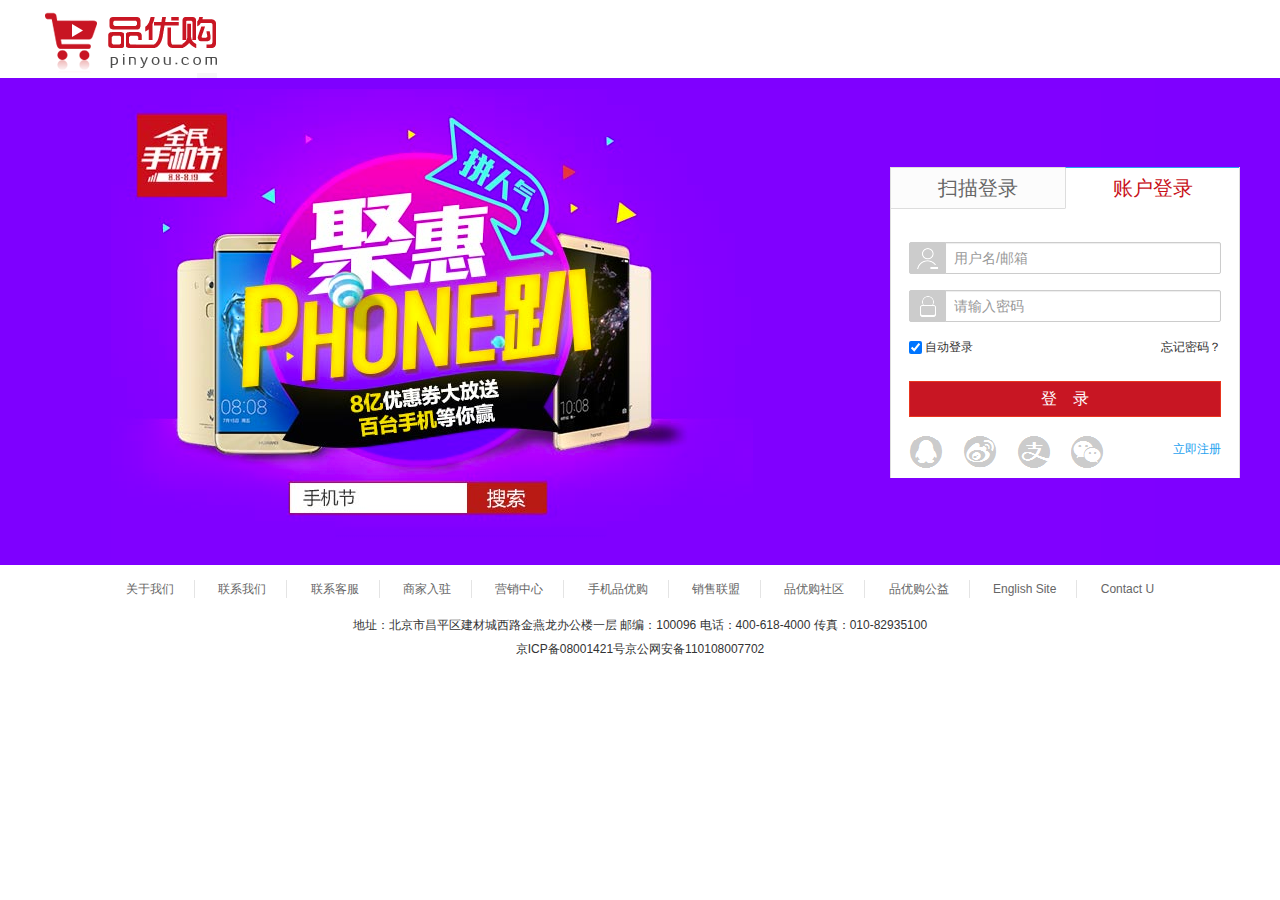
<file: 05_品优购/login.html>
<!DOCTYPE html>
<html>

<head>
    <meta charset="UTF-8">
    <title>登录</title>
    <link rel="stylesheet" href="styles/common.css">
    <link rel="stylesheet" href="styles/page-account.css">
    <link rel="icon" href="favicon.ico">

    <script src = "./scripts/jquery-1.12.4.js"></script>
</head>

<body>
    <div class="login-box">
        <!--head-->
        <div class="py-container logoArea">
            <a href="home.html" class="logo"></a>
        </div>
        <!--loginArea-->
        <div class="loginArea">
            <div class="py-container login">
                <div class="loginform">
                    <ul class="sui-nav nav-tabs tab-wraped">
                        <li><a href="#index" data-toggle="tab">扫描登录</a></li>
                        <li class="active"><a href="#profile" data-toggle="tab">账户登录</a></li>
                    </ul>
                    <div class="tab-content tab-wraped">
                        <div id="index" class="tab-pane">
                            <p>啦啦啦</p>
                        </div>
                        <div id="profile" class="tab-pane active">
                            <form class="sui-form">
                                <div class="input-prepend">
                                    <span class="add-on loginname"></span>
                                    <input type="text" class="span2 input-xfat" placeholder="用户名/邮箱" id = "username">
                                </div>
                                <div class="input-prepend">
                                    <span class="add-on loginpwd"></span>
                                    <input type="password" class="span2 input-xfat" placeholder="请输入密码" id = "password"> 
                                </div>
                                <div class="setting">
                                    <label class="checkbox inline"><input name="m1" type="checkbox" checked id = "automaticLogin"> 自动登录</label>
                                    <span class="forget">忘记密码？</span>
                                </div>
                                <div class="logined">
                                    <a class="sui-btn btn-block btn-xlarge btn-danger" id = "login">登&nbsp;&nbsp;录</a>
                                </div>
                            </form>

                            <div class="registration">
                                <ul>
                                    <li>
                                        <a href="#"></a>
                                    </li>
                                    <li>
                                        <a href="#"></a>
                                    </li>
                                    <li>
                                        <a href="#"></a>
                                    </li>
                                    <li>
                                        <a href="#"></a>
                                    </li>
                                </ul>

                                <a href="register.html">立即注册</a>
                            </div>
                        </div>
                    </div>
                </div>
            </div>
        </div>
        <!--foot-->
        <div class="py-container copyright">
            <ul>
                <li><a href="#">关于我们</a></li>
                <li><a href="#">联系我们</a></li>
                <li><a href="#">联系客服</a></li>
                <li><a href="#">商家入驻</a></li>
                <li><a href="#">营销中心</a></li>
                <li><a href="#">手机品优购</a></li>
                <li><a href="#">销售联盟</a></li>
                <li><a href="#">品优购社区</a></li>
                <li><a href="#">品优购公益</a></li>
                <li><a href="#">English Site</a></li>
                <li><a href="#">Contact U</a></li>
            </ul>
            <div class="address">地址：北京市昌平区建材城西路金燕龙办公楼一层 邮编：100096 电话：400-618-4000 传真：010-82935100</div>
            <div class="beian">京ICP备08001421号京公网安备110108007702
            </div>
        </div>
    </div>
    
</body>
    <script src = "./scripts/login.js"></script>
</html>
</file>
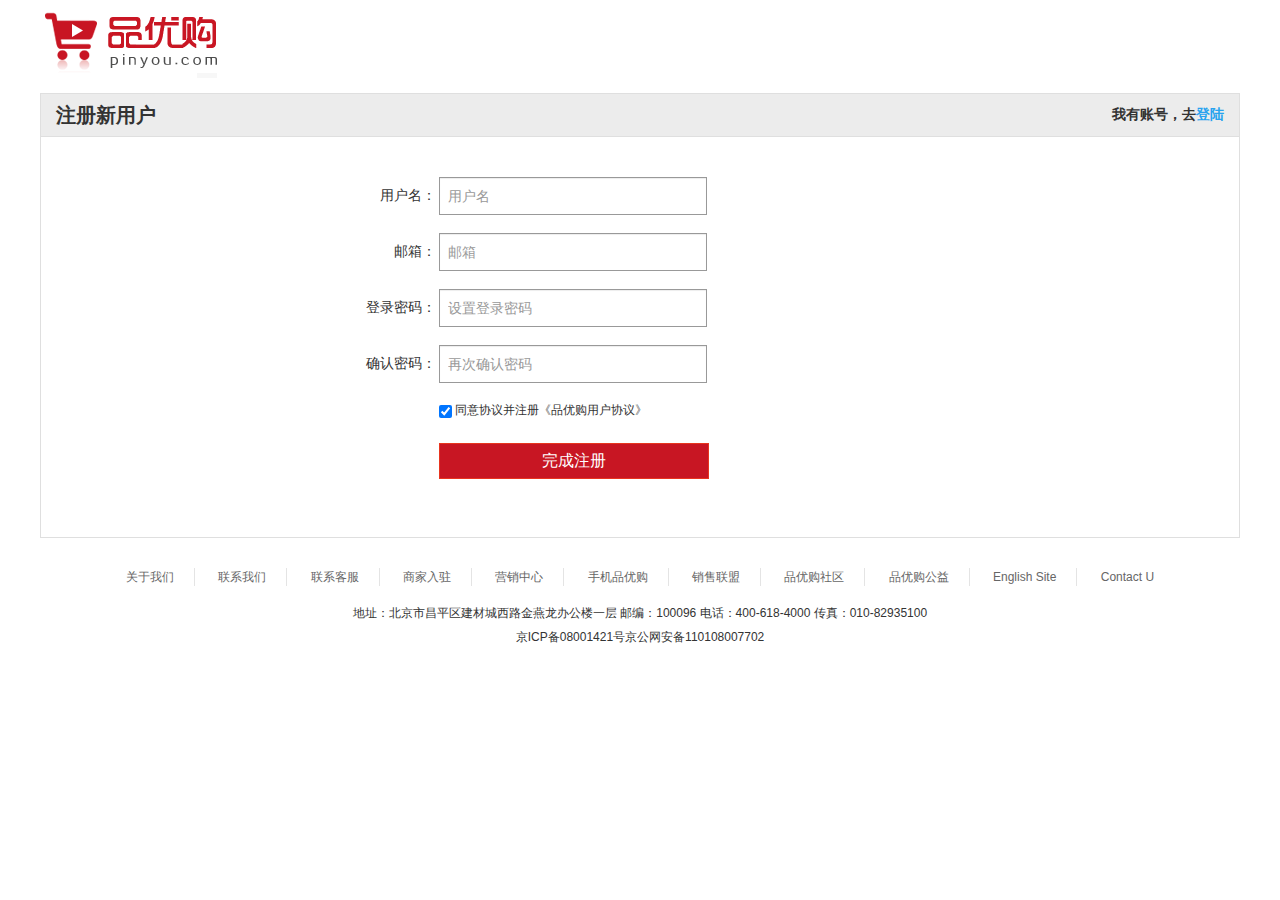
<file: 05_品优购/register.html>
<!DOCTYPE html>
<html>

<head>
    <meta charset="UTF-8">
    <title>个人注册</title>
    <link rel="stylesheet" href="styles/common.css">
    <link rel="stylesheet" href="styles/page-account.css">
    <link rel="icon" href="favicon.ico">
    <script src="./scripts/jquery-1.12.4.js"></script>
</head>

<body>
    <div class="register py-container ">
        <!--head-->
        <div class="logoArea">
            <a href="home.html" class="logo"></a>
        </div>
        <!--register-->
        <div class="registerArea">
            <h3>注册新用户<span class="go">我有账号，去<a href="login.html">登陆</a></span></h3>
            <div class="info">
                <form class="sui-form form-horizontal">
                    <div class="control-group">
                        <label class="control-label">用户名：</label>
                        <div class="controls">
                            <input type="text" class="input-xfat input-xlarge" placeholder="用户名" id="username">
                        </div>
                    </div>
                    <div class="control-group">
                        <label class="control-label">邮箱：</label>
                        <div class="controls">
                            <input type="text" class="input-xfat input-xlarge" placeholder="邮箱" id="mail">
                        </div>
                    </div>
                    <div class="control-group">
                        <label class="control-label">登录密码：</label>
                        <div class="controls">
                            <input type="password" class="input-xfat input-xlarge" placeholder="设置登录密码" id="password">
                        </div>
                    </div>
                    <div class="control-group">
                        <label class="control-label">确认密码：</label>
                        <div class="controls">
                            <input type="password" class="input-xfat input-xlarge" placeholder="再次确认密码" id="confirmPassword">
                        </div>
                    </div>
                    <div class="control-group">
                        <span class="control-label">&nbsp;</span>
                        <label class="controls">
                            <input id="agree" name="m1" type="checkbox" checked>
                            <span>同意协议并注册《品优购用户协议》</span>
                        </label>
                    </div>
                    <div class="control-group">
                        <span class="control-label"></span>
                        <div class="controls btn-reg">
                            <button id="registerBtn" class="sui-btn btn-block btn-xlarge btn-danger" href="login.html">完成注册</button>
                        </div>
                    </div>
                </form>
                <div class="clearfix"></div>
            </div>
        </div>
        <!--foot-->
        <div class="py-container copyright">
            <ul>
                <li><a href="#">关于我们</a></li>
                <li><a href="#">联系我们</a></li>
                <li><a href="#">联系客服</a></li>
                <li><a href="#">商家入驻</a></li>
                <li><a href="#">营销中心</a></li>
                <li><a href="#">手机品优购</a></li>
                <li><a href="#">销售联盟</a></li>
                <li><a href="#">品优购社区</a></li>
                <li><a href="#">品优购公益</a></li>
                <li><a href="#">English Site</a></li>
                <li><a href="#">Contact U</a></li>
            </ul>
            <div class="address">地址：北京市昌平区建材城西路金燕龙办公楼一层 邮编：100096 电话：400-618-4000 传真：010-82935100</div>
            <div class="beian">京ICP备08001421号京公网安备110108007702</div>
        </div>
    </div>
</body>

<script src="./scripts/register.js"></script>

</html>
</file>
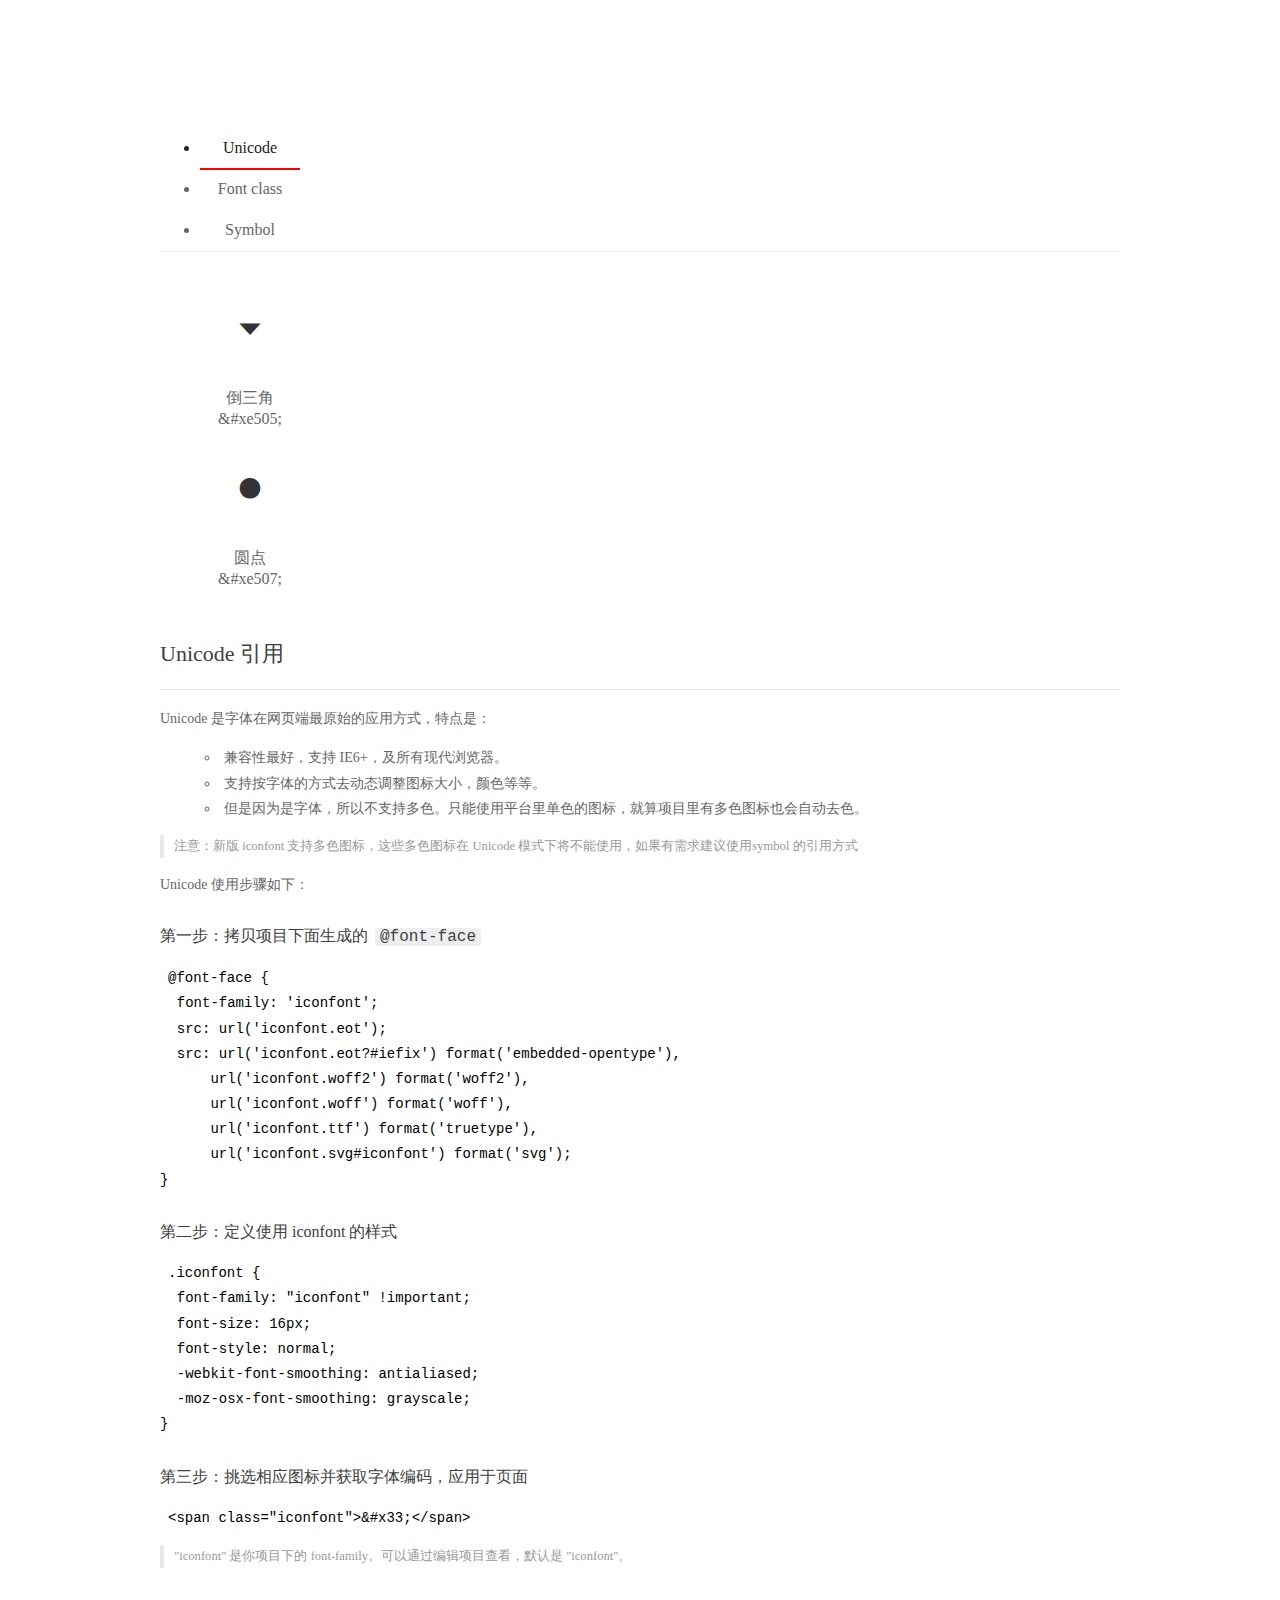
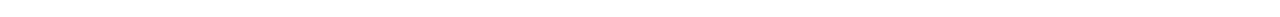
<file: 01_博学谷官网静态页面制作(html+css)/inconfont/demo_index.html>
<!DOCTYPE html>
<html>
<head>
  <meta charset="utf-8"/>
  <title>IconFont Demo</title>
  <link rel="shortcut icon" href="https://gtms04.alicdn.com/tps/i4/TB1_oz6GVXXXXaFXpXXJDFnIXXX-64-64.ico" type="image/x-icon"/>
  <link rel="stylesheet" href="https://g.alicdn.com/thx/cube/1.3.2/cube.min.css">
  <link rel="stylesheet" href="demo.css">
  <link rel="stylesheet" href="iconfont.css">
  <script src="iconfont.js"></script>
  <!-- jQuery -->
  <script src="https://a1.alicdn.com/oss/uploads/2018/12/26/7bfddb60-08e8-11e9-9b04-53e73bb6408b.js"></script>
  <!-- 代码高亮 -->
  <script src="https://a1.alicdn.com/oss/uploads/2018/12/26/a3f714d0-08e6-11e9-8a15-ebf944d7534c.js"></script>
</head>
<body>
  <div class="main">
    <h1 class="logo"><a href="https://www.iconfont.cn/" title="iconfont 首页" target="_blank">&#xe86b;</a></h1>
    <div class="nav-tabs">
      <ul id="tabs" class="dib-box">
        <li class="dib active"><span>Unicode</span></li>
        <li class="dib"><span>Font class</span></li>
        <li class="dib"><span>Symbol</span></li>
      </ul>
      
    </div>
    <div class="tab-container">
      <div class="content unicode" style="display: block;">
          <ul class="icon_lists dib-box">
          
            <li class="dib">
              <span class="icon iconfont">&#xe505;</span>
                <div class="name">倒三角</div>
                <div class="code-name">&amp;#xe505;</div>
              </li>
          
            <li class="dib">
              <span class="icon iconfont">&#xe507;</span>
                <div class="name">圆点</div>
                <div class="code-name">&amp;#xe507;</div>
              </li>
          
          </ul>
          <div class="article markdown">
          <h2 id="unicode-">Unicode 引用</h2>
          <hr>

          <p>Unicode 是字体在网页端最原始的应用方式，特点是：</p>
          <ul>
            <li>兼容性最好，支持 IE6+，及所有现代浏览器。</li>
            <li>支持按字体的方式去动态调整图标大小，颜色等等。</li>
            <li>但是因为是字体，所以不支持多色。只能使用平台里单色的图标，就算项目里有多色图标也会自动去色。</li>
          </ul>
          <blockquote>
            <p>注意：新版 iconfont 支持多色图标，这些多色图标在 Unicode 模式下将不能使用，如果有需求建议使用symbol 的引用方式</p>
          </blockquote>
          <p>Unicode 使用步骤如下：</p>
          <h3 id="-font-face">第一步：拷贝项目下面生成的 <code>@font-face</code></h3>
<pre><code class="language-css"
>@font-face {
  font-family: 'iconfont';
  src: url('iconfont.eot');
  src: url('iconfont.eot?#iefix') format('embedded-opentype'),
      url('iconfont.woff2') format('woff2'),
      url('iconfont.woff') format('woff'),
      url('iconfont.ttf') format('truetype'),
      url('iconfont.svg#iconfont') format('svg');
}
</code></pre>
          <h3 id="-iconfont-">第二步：定义使用 iconfont 的样式</h3>
<pre><code class="language-css"
>.iconfont {
  font-family: "iconfont" !important;
  font-size: 16px;
  font-style: normal;
  -webkit-font-smoothing: antialiased;
  -moz-osx-font-smoothing: grayscale;
}
</code></pre>
          <h3 id="-">第三步：挑选相应图标并获取字体编码，应用于页面</h3>
<pre>
<code class="language-html"
>&lt;span class="iconfont"&gt;&amp;#x33;&lt;/span&gt;
</code></pre>
          <blockquote>
            <p>"iconfont" 是你项目下的 font-family。可以通过编辑项目查看，默认是 "iconfont"。</p>
          </blockquote>
          </div>
      </div>
      <div class="content font-class">
        <ul class="icon_lists dib-box">
          
          <li class="dib">
            <span class="icon iconfont icon-choose"></span>
            <div class="name">
              倒三角
            </div>
            <div class="code-name">.icon-choose
            </div>
          </li>
          
          <li class="dib">
            <span class="icon iconfont icon-yuandian1-copy-copy"></span>
            <div class="name">
              圆点
            </div>
            <div class="code-name">.icon-yuandian1-copy-copy
            </div>
          </li>
          
        </ul>
        <div class="article markdown">
        <h2 id="font-class-">font-class 引用</h2>
        <hr>

        <p>font-class 是 Unicode 使用方式的一种变种，主要是解决 Unicode 书写不直观，语意不明确的问题。</p>
        <p>与 Unicode 使用方式相比，具有如下特点：</p>
        <ul>
          <li>兼容性良好，支持 IE8+，及所有现代浏览器。</li>
          <li>相比于 Unicode 语意明确，书写更直观。可以很容易分辨这个 icon 是什么。</li>
          <li>因为使用 class 来定义图标，所以当要替换图标时，只需要修改 class 里面的 Unicode 引用。</li>
          <li>不过因为本质上还是使用的字体，所以多色图标还是不支持的。</li>
        </ul>
        <p>使用步骤如下：</p>
        <h3 id="-fontclass-">第一步：引入项目下面生成的 fontclass 代码：</h3>
<pre><code class="language-html">&lt;link rel="stylesheet" href="./iconfont.css"&gt;
</code></pre>
        <h3 id="-">第二步：挑选相应图标并获取类名，应用于页面：</h3>
<pre><code class="language-html">&lt;span class="iconfont icon--xxx"&gt;&lt;/span&gt;
</code></pre>
        <blockquote>
          <p>"
            iconfont" 是你项目下的 font-family。可以通过编辑项目查看，默认是 "iconfont"。</p>
        </blockquote>
      </div>
      </div>
      <div class="content symbol">
          <ul class="icon_lists dib-box">
          
            <li class="dib">
                <svg class="icon svg-icon" aria-hidden="true">
                  <use xlink:href="#icon-choose"></use>
                </svg>
                <div class="name">倒三角</div>
                <div class="code-name">#icon-choose</div>
            </li>
          
            <li class="dib">
                <svg class="icon svg-icon" aria-hidden="true">
                  <use xlink:href="#icon-yuandian1-copy-copy"></use>
                </svg>
                <div class="name">圆点</div>
                <div class="code-name">#icon-yuandian1-copy-copy</div>
            </li>
          
          </ul>
          <div class="article markdown">
          <h2 id="symbol-">Symbol 引用</h2>
          <hr>

          <p>这是一种全新的使用方式，应该说这才是未来的主流，也是平台目前推荐的用法。相关介绍可以参考这篇<a href="">文章</a>
            这种用法其实是做了一个 SVG 的集合，与另外两种相比具有如下特点：</p>
          <ul>
            <li>支持多色图标了，不再受单色限制。</li>
            <li>通过一些技巧，支持像字体那样，通过 <code>font-size</code>, <code>color</code> 来调整样式。</li>
            <li>兼容性较差，支持 IE9+，及现代浏览器。</li>
            <li>浏览器渲染 SVG 的性能一般，还不如 png。</li>
          </ul>
          <p>使用步骤如下：</p>
          <h3 id="-symbol-">第一步：引入项目下面生成的 symbol 代码：</h3>
<pre><code class="language-html">&lt;script src="./iconfont.js"&gt;&lt;/script&gt;
</code></pre>
          <h3 id="-css-">第二步：加入通用 CSS 代码（引入一次就行）：</h3>
<pre><code class="language-html">&lt;style&gt;
.icon {
  width: 1em;
  height: 1em;
  vertical-align: -0.15em;
  fill: currentColor;
  overflow: hidden;
}
&lt;/style&gt;
</code></pre>
          <h3 id="-">第三步：挑选相应图标并获取类名，应用于页面：</h3>
<pre><code class="language-html">&lt;svg class="icon" aria-hidden="true"&gt;
  &lt;use xlink:href="#icon-xxx"&gt;&lt;/use&gt;
&lt;/svg&gt;
</code></pre>
          </div>
      </div>

    </div>
  </div>
  <script>
  $(document).ready(function () {
      $('.tab-container .content:first').show()

      $('#tabs li').click(function (e) {
        var tabContent = $('.tab-container .content')
        var index = $(this).index()

        if ($(this).hasClass('active')) {
          return
        } else {
          $('#tabs li').removeClass('active')
          $(this).addClass('active')

          tabContent.hide().eq(index).fadeIn()
        }
      })
    })
  </script>
</body>
</html>
</file>
<file: 01_博学谷官网静态页面制作(html+css)/css/base.css>
html,body,h1,h2,h3,h4,h5,h6,p,ul,li,ol,dl{
    padding: 0;
    margin: 0;
    list-style: none;
    font-size: 14px;
}
html,body{
    background: #f0f0f0;
}
a {
    text-decoration: none;
    color: #050505;
}
img,input {
    padding: 0;
    margin: 0;
    vertical-align: middle;
    outline: none;
    border:0;
}

.clearfix:after{
    content: "";
    display: block;
    clear: both;
}
.clearfix{
    zoom: 1;
}
.w {
    width: 1190px;
    margin: 0 auto;
}
.left {
    float: left;
}
.right{
    float: right;
}
</file>
<file: 01_博学谷官网静态页面制作(html+css)/css/index.css>
.main .header-top {
  height: 30px;
  background: #f7f7f7;
  line-height: 30px;
  font-size: 12px;
}
.main .header-top .w span:nth-child(1) {
  color: #999999;
  margin-right: 20px;
}
.main .header-top .w span:nth-child(2) {
  color: #c0a5a5;
}
.main .header-top .w span:nth-child(3) {
  color: #333333;
  margin-left: 20px;
}
.main .logo {
  height: 70px;
  background: #fff;
  line-height: 70px;
}
.main .logo a {
  margin-left: 20px;
}
.main .nav {
  background: #fff;
  height: 40px;
}
.main .nav .w {
  position: relative;
}
.main .nav .w ul {
  line-height: 40px;
}
.main .nav .w ul li {
  text-align: center;
  margin-right: 40px;
}
.main .nav .w ul li a {
  font-size: 16px;
}
.main .nav .w ul li:nth-child(1) {
  width: 230px;
  background: #3492fd;
  border-top-left-radius: 10px;
  border-top-right-radius: 10px;
}
.main .nav .w .search {
  width: 240px;
  border: 1px solid #ccc;
  border-radius: 20px;
  height: 30px;
  padding-left: 20px;
  box-sizing: border-box;
  box-shadow: 1px 1px 8px #ddd;
}
.main .nav .w .search input {
  width: 150px;
  background: transparent;
  margin-top: 5px;
  height: 20px;
  line-height: 20px;
  border-top-left-radius: 20px;
  border-bottom-left-radius: 20px;
  float: left;
  border-right: 1px solid #ccc;
  color: #757575;
}
.main .nav .w .search img {
  margin-top: 5px;
  margin-left: 25px;
}
.main .nav .w .list {
  width: 230px;
  height: 430px;
  background: rgba(0, 0, 0, 0.5);
  position: absolute;
  left: 0;
  top: 40px;
  padding-top: 10px;
  border-bottom-left-radius: 10px;
  border-bottom-right-radius: 10px;
  box-sizing: border-box;
}
.main .nav .w .list ul {
  padding: 0 25px;
  box-sizing: border-box;
}
.main .nav .w .list ul li {
  width: 100%;
  height: 40px;
  line-height: 40px;
  background: transparent;
  color: #fff;
  text-align: left;
  font-size: 16px;
}
.main .nav .w .list ul li span {
  display: inline-block;
  height: 40px;
}
.main .banner {
  height: 320px;
  background: #383f8f;
}
.main .banner-sub {
  width: 950px;
  height: 100px;
  background: #fff;
  border-radius: 10px;
  margin-top: 10px;
  display: flex;
}
.main .banner-sub ul {
  display: flex;
  flex: 1;
}
.main .banner-sub ul li {
  flex: 1;
  display: flex;
}
.main .banner-sub ul li .first {
  width: 75px;
  line-height: 100px;
  text-align: right;
  margin-right: 10px;
}
.main .banner-sub ul li .second {
  flex: 1;
  padding-top: 20px;
  padding-bottom: 20px;
}
.main .banner-sub ul li .second p {
  line-height: 30px;
}
.main .public-cources {
  height: 260px;
  margin-top: 30px;
  display: flex;
}
.main .public-cources .left-box {
  width: 690px;
  height: 260px;
  padding: 0 50px;
  box-sizing: border-box;
  border-radius: 10px;
  background: #fff;
  position: relative;
  margin-right: 12px;
}
.main .public-cources .left-box .public-title {
  height: 54px;
  line-height: 54px;
  font-size: 18px;
}
.main .public-cources .left-box .item {
  width: 290px;
}
.main .public-cources .left-box .item img {
  border-top-left-radius: 10px;
  border-top-right-radius: 10px;
}
.main .public-cources .left-box .item .desc {
  padding: 0 15px;
  border: 1px solid #ccc;
  box-shadow: 1px 1px 5px #ccc;
}
.main .public-cources .left-box .item .desc p {
  line-height: 36px;
}
.main .public-cources .left-box .item .desc p img {
  margin-top: 11px;
  margin-right: 5px;
}
.main .public-cources .left-box .item .desc p .time {
  font-size: 12px;
  color: #030303;
}
.main .public-cources .left-box .arrow-left {
  position: absolute;
  left: 0;
  top: 50%;
  transform: translate(0, -50%);
  margin-top: 15px;
}
.main .public-cources .left-box .arrow-right {
  position: absolute;
  right: 0;
  top: 50%;
  transform: translate(0, -50%);
  margin-top: 15px;
}
.main .public-cources .right-box {
  background: #fff;
  border-radius: 10px;
  flex: 1;
  height: 260px;
  padding: 0 50px;
  padding-right: 80px;
  box-sizing: border-box;
  display: flex;
}
.main .public-cources .right-box .news-left {
  width: 150px;
}
.main .public-cources .right-box .news-left .public-title {
  height: 54px;
  line-height: 54px;
  font-size: 18px;
}
.main .public-cources .right-box .news-list {
  flex: 1;
}
.main .public-cources .right-box .news-list .public-title {
  height: 54px;
  line-height: 54px;
}
.main .public-cources .right-box .news-list .public-title a {
  font-size: 16px;
  color: #3492fd;
  border-bottom: 2px solid #3492fd;
}
.main .public-cources .right-box .news-list ul li {
  line-height: 30px;
  display: flex;
}
.main .public-cources .right-box .news-list ul li a {
  flex: 1;
  height: 30px;
  display: inline-block;
  vertical-align: middle;
  overflow: hidden;
  word-break: break-all;
  text-overflow: ellipsis;
  -webkit-line-clamp: 1;
  -webkit-box-orient: vertical;
  display: -webkit-box;
}
.main .public-cources .right-box .news-list ul li::before {
  content: "";
  background: #3492fd;
  color: #3492fd;
  display: inline-block;
  width: 5px;
  height: 5px;
  border-radius: 50%;
  margin-right: 10px;
  vertical-align: middle;
  margin-top: 12px;
}
.main .micro-lesson {
  margin-top: 18px;
  line-height: 40px;
}
.main .micro-lesson ul li {
  margin-right: 20px;
}
.main .micro-lesson ul li:nth-child(1) {
  font-size: 16px;
}
.main .micro-lesson-content {
  height: 255px;
  margin-bottom: 20px;
}
.main .micro-lesson-content ul {
  display: flex;
  height: 255px;
  justify-content: space-between;
}
.main .micro-lesson-content ul li {
  width: 290px;
}
.main .micro-lesson-content ul li img.top {
  border-top-left-radius: 10px;
  border-top-right-radius: 10px;
  width: 100%;
  height: 160px;
}
.main .micro-lesson-content ul li .micro-lesson-content-desc {
  background: #fff;
  padding-right: 5px;
  height: 95px;
  border-bottom-left-radius: 10px;
  border-bottom-right-radius: 10px;
}
.main .micro-lesson-content ul li .micro-lesson-content-desc p:nth-child(1) {
  margin-left: 15px;
  line-height: 43px;
  font-size: 16px;
}
.main .micro-lesson-content ul li .micro-lesson-content-desc p:nth-child(2) {
  margin-left: 10px;
  margin-bottom: 5px;
}
.main .micro-lesson-content ul li .micro-lesson-content-desc p:nth-child(3) {
  margin-left: 10px;
}
.main .micro-lesson-content ul li .micro-lesson-content-desc p:nth-child(3) span:nth-child(1) {
  color: red;
  margin-right: 20px;
}
.main .micro-lesson-content ul li .micro-lesson-content-desc p:nth-child(3) del:nth-child(2) {
  font-size: 12px;
}
.main .micro-lesson-content ul li .micro-lesson-content-desc p:nth-child(3) img {
  margin-right: 10px;
  margin-top: 3px;
}
.main footer {
  height: 300px;
  padding-top: 50px;
  box-sizing: border-box;
  background: #333333;
  color: #cccccc;
}
.main footer .top .item p {
  font-size: 20px;
  height: 43px;
}
.main footer .top .item:nth-child(1) {
  width: 420px;
  margin-right: 50px;
}
.main footer .top .item:nth-child(2) {
  width: 120px;
  margin-right: 75px;
}
.main footer .top .item:nth-child(2) img:nth-child(1) {
  margin-right: 15px;
}
.main footer .top .item:nth-child(3) a {
  color: #ccc;
  line-height: 36px;
  margin-right: 30px;
}
.main footer .center {
  margin-top: 32px;
  height: 1px;
  background: #ccc;
}
.main footer .bottom p:nth-child(1) {
  line-height: 65px;
  text-align: center;
}
.main footer .bottom p:nth-child(1) span {
  margin: 0 10px;
  color: #ccc;
}
.main footer .bottom p:nth-child(2) {
  text-align: center;
}
</file>
<file: 01_博学谷官网静态页面制作(html+css)/inconfont/iconfont.css>
@font-face {font-family: "iconfont";
  src: url('iconfont.eot?t=1549026612640'); /* IE9 */
  src: url('iconfont.eot?t=1549026612640#iefix') format('embedded-opentype'), /* IE6-IE8 */
  url('[data-uri]') format('woff2'),
  url('iconfont.woff?t=1549026612640') format('woff'),
  url('iconfont.ttf?t=1549026612640') format('truetype'), /* chrome, firefox, opera, Safari, Android, iOS 4.2+ */
  url('iconfont.svg?t=1549026612640#iconfont') format('svg'); /* iOS 4.1- */
}

.iconfont {
  font-family: "iconfont" !important;
  font-size: 16px;
  font-style: normal;
  -webkit-font-smoothing: antialiased;
  -moz-osx-font-smoothing: grayscale;
}

.icon-choose:before {
  content: "\e505";
}

.icon-yuandian1-copy-copy:before {
  content: "\e507";
}
</file>
<file: 05_品优购/styles/page-home.css>
.row-405 {
    width: 404px;
}

.row-225 {
    width: 225px;
}

.row-165 {
    width: 165px;
}

.row-330 {
    width: 330px;
}

.row-220 {
    width: 220px;
}

.row-218 {
    width: 218px;
}

img {
    -webkit-transition: opacity .3s ease-out;
    transition: opacity .3s ease-out;
    -webkit-backface-visibility: hidden;
}

img:hover {
    opacity: .8;
}

.Recommend {
    margin: 10px 0;
    height: 165px;
    background-color: #eaeaea;
}

.Recommend  li:first-child{
    text-align:center;
    width:196px;
    height:163px;
    background-color:#e83632;
    color:#fff;
}
.Recommend li:first-child .skill{
    height:50px;
    line-height:50px;
    font-size:14px;
    color:#fff;
    display:block;
}
.Recommend  li:first-child .sk_ico{
     width: 20px;
     height: 33px;
     margin:20px auto 0px;
     display:block;
     background:url('../images/sprite.png') -35px -25px;
}
.Recommend  li:first-child .sk_time span{
        display:inline-block;
        width:30px;
        height:30px;
        line-height:30px;
        background-color:#2f3430;
        vertical-align:middle;
        margin-right:5px;
}
.Interest {
    position: relative;
    margin: -2px;
    height: 405px;
    border: 1px solid #ededed;
}

em {
    font-style: normal;
}

.banerArea .sui-carousel {
    margin-bottom: 0;
    padding: 5px;
}

.news {
    position: relative;
    z-index: 3;
    margin-top: 5px;
    border: 1px solid #e4e4e4;
}

.news h4 {
    overflow: hidden;
    margin: 5px 5px 0;
    padding: 5px 10px;
    border-bottom: 1px solid #e4e4e4;
    line-height: 22px;
}

.news ul.news-list {
    padding: 5px 15px;
}

.news ul li {
    line-height: 26px;
}

.Lifeservice {
    position: relative;
    z-index: 2;
    overflow: hidden;
    border-right: 1px solid #e4e4e4;
}

.SortList {
    margin-left: 210px;
}

.SortList ul.Lifeservice>li {
    position: relative;
    margin-right: -1px;
    height: 4pc;
    border-bottom: 1px solid #e4e4e4;
    border-left: 1px solid #e4e4e4;
    text-align: center;
    cursor: pointer;
}

.Lifeservice .life-item .list-item {
    position: relative;
    display: block;
    width: 61px;
    height: 40px;
    background-image: url(../images/icons.png);
    *zoom: 1;
    _position: relative;
}

.service-intro {
    display: block;
    width: 60px;
    line-height: 22px;
}

.list-item-1 {
    background-position: 2px -5px;
}

.list-item-2 {
    background-position: -60px -5px;
}

.list-item-3 {
    background-position: -93pt -5px;
}

.list-item-4 {
    background-position: -188px -5px;
}

.list-item-5 {
    background-position: 2px -76px;
}

.list-item-6 {
    background-position: -60px -76px;
}

.list-item-7 {
    background-position: -93pt -76px;
}

.list-item-8 {
    background-position: -188px -76px;
}

.list-item-9 {
    background-position: 2px -146px;
}

.list-item-10,
.list-item-11,
.list-item-12 {
    background-position: -60px -146px;
}

.Right .ads {
    margin-top: 5px;
}

.clock {
    background-color: #5c5251;
    color: #fff;
    text-align: center;
    font-size: 18px;
}

.clock .time {
    padding: 30px 0;
}

.clock h3 {
    font-size: 18px;
}

.carousel-control {
    width: 17px;
    border: 0;
    border-radius: 0;
    background: #585757;
}

a.carousel-control {
    *font-size: 30px;
    *padding-left: 3px;
}

.py-container .title {
    overflow: hidden;
    margin-top: 15px;
}

.title .tip {
    width: 66px;
    height: 25px;
    background-image: url(../images/icons.png);
    background-position: 182px -78pt;
    line-height: 30px;
}

.like .Favourate {
    border: 1px solid #e4e4e4;
}

.like ul li img {
    padding: 0;
    width: 142px;
    height: 142px;
}

.like ul li .like-text {
    padding: 0;
    width: 142px;
    border-right: 1px solid #e4e4e4;
}

.like ul li:last-child .like-text {
    border-right: 0;
}

.like-text h3 {
    color: #df3033;
}

.like-text p {
    margin-bottom: 0;
}

.blockgary {
    background: #f7f7f7;
}

.Interest .Interest-conver-split {
    overflow: hidden;
    border-right: 1px solid #e4e4e4;
}

.Interest .Interest-conver-split h5 {
    padding: 5px;
    border-bottom: 1px dotted #e4e4e4;
    color: #000;
    text-align: center;
    font-weight: 700;
}

.Interest .x-line {
    position: absolute;
    top: 250px;
    left: 405px;
    z-index: 9999;
    display: block;
    width: 630px;
    height: 1px;
    background: #e4e4e4;
}

.floors h3 {
    color: #c81623;
}

.floor .floor-content {
    border-top: 2px solid #c81623;
    border-bottom: 1px solid #e4e4e4;
}

.floors .fr ul li {
    margin-left: 0;
}

.floors .fr ul li a {
    padding: 0;
}

.floors .fr ul li a:after {
    padding: 0 10px;
    content: "|";
}

.floors .fr ul li:last-child a:after {
    content: "";
}

.floors .sui-nav.nav-tabs>.active>a {
    color: #e82633;
    font-weight: 400;
}

ul.jd-list {
    overflow: hidden;
    padding: 15px 0;
}

ul.jd-list li {
    float: left;
    margin: 0 10px;
    width: 40%;
    border-bottom: 1px solid #e4e4e4;
    list-style-type: none;
    text-align: center;
    line-height: 26px;
}

.floors .sui-nav.nav-tabs>.active>a {
    padding-top: 1px;
    border: 0;
}

.floors .sui-nav.nav-tabs {
    border-bottom: 0;
}

.floors .fr .sui-nav {
    display: inline-block;
    margin: 10px 0 0;
}

.brandArea {
    position: relative;
}

.brandArea .brand-yline {
    position: absolute;
    left: 5pc;
    width: 1px;
    height: 405px;
    border-left: 1px dashed #e4e4e4;
}

.brandArea ul li {
    height: 57px;
    border-bottom: 1px dashed #e4e4e4;
}

.brandArea ul li img {
    padding: 11px 0;
}

.brandArea ul li:last-child,
.brandArea ul li:nth-last-child(2) {
    border-bottom: 0;
}

.split {
    position: relative;
}

.split .floor-x-line {
    position: absolute;
    top: 180px;
    width: 220px;
    height: 1px;
    background: #e4e4e4;
}

.row-218.split {
    width: 218px;
    border: 1px solid #e4e4e4;
    border-top: 0;
    border-bottom: 0;
}

.brand .Brand-list {
    overflow: hidden;
    margin: 10px 0;
    padding: 15px 0;
}

.brand ul li img {
    padding: 0 10px;
    border-left: 1px dotted #ccc;
}

.brand ul li:first-child img {
    border-left: 0;
}

ul.brand-list li {
    height: 3pc;
    line-height: 58px;
}

#floor-index {
    position: fixed;
    top: 90pt;
    left: 280px;
    display: none;
}

#floor-index a,
#floor-index ul li {
    text-decoration: none;
}

#floor-index ul li {
    width: 60px;
    height: 30px;
    list-style-type: none;
    text-align: center;
    line-height: 30px;
}

#floor-index ul li,
#floor-index ul li:last-child {
    border-bottom: 1px solid #ddd;
}

#floor-index ul li .num {
    background: #f7f7f7;
    color: #666;
}

#floor-index ul li .word {
    display: none;
    background: #cb1c39;
    color: #fff;
}

.Lifeservice {
    overflow: hidden;
}

.tab-item {
    position: relative;
    top: 0;
    cursor: pointer;
}

.life-item-content {
    position: absolute;
    top: 218px;
    z-index: 2;
    overflow: hidden;
    padding-left: 1px;
    width: 246px;
    height: 164px;
    border-left: 1px solid #e4e4e4;
}

.life-detail {
    display: none;
    padding: 0 4px;
    height: 159px;
    background: #fff;
}

.lifenow {
    display: block;
}

.close {
    float: right;
    color: #ea4a36;
    cursor: pointer;
}

#picLBxxl li,
.picLB li {
    height: 250px;
}

.picLB li {
    position: relative;
    overflow: hidden;
    margin: 0 -1px;
    background: #fff;
}

.picLB {
    overflow: hidden;
    padding: 0 10px;
    zoom: 1;
}

.picLB li {
    float: left;
    display: inline;
}

.picDl {
    position: absolute;
    top: 0;
    left: 0;
    overflow: hidden;
    margin: 0;
    width: 75pc;
    height: 250px;
    zoom: 1;
}

.picDl dd {
    float: left;
    display: inline;
    overflow: hidden;
}

.tabbox {
    font-family: '微软雅黑';
}

.tabbox .tab {
    overflow: hidden;
    width: 312px;
}

.tabbox .tab p {
    margin-bottom: 0;
}

.tabbox .tab a {
    float: left;
    display: block;
    padding: 0 18px;
    color: #999;
    text-decoration: none;
    font-size: 1pc;
}

.tabbox .tab a:hover {
    color: #fff;
    text-decoration: none;
}

.tabbox .tab a.on {
    color: #3284e5;
    text-decoration: none;
}

.tabbox .tab a i {
    display: block;
    margin-left: 10px;
    width: 35px;
    height: 35px;
    background: url(../images/bg0.png);
}

.tabbox .tab a.on i {
    display: block;
    width: 35px;
    height: 35px;
    background: url(../images/bg0.png) -35px 0;
}

.tabbox .text {
    line-height: 28px;
}

.tabbox .content {
    overflow: hidden;
    padding: 10px;
}

.tabbox .content li {
    display: none;
    overflow: hidden;
    list-style: none;
}

.tabbox .img-item {
    float: left;
    overflow: hidden;
    margin: 0 9pt 10px;
    width: 269px;
    height: 328px;
    border: 1px solid #3184e5;
    background: #fff;
    box-shadow: 0 4px 6px 0 hsla(0, 0%, 81%, .5);
}

.tabbox .img-item img {
    width: 200px;
    height: 200px;
}

.tabbox .img-item .tab-pic {
    position: relative;
    z-index: 1;
    display: table;
    overflow: hidden;
    width: 230px;
    height: 210px;
    text-align: center;
}

.tabbox .img-item .tab-pic span {
    display: table-cell;
    vertical-align: middle;
    text-align: center;
}

.tabbox .img-item .tab-info {
    background: #3284e5;
}

.tabbox .img-item .tab-info .info-title {
    overflow: hidden;
    margin: 0 auto;
    padding-left: 10px;
    height: 50px;
    line-height: 28px;
}

.tabbox .img-item .tab-info .info-title span a {
    color: #fff;
    text-decoration: none;
}

.tabbox .img-item .tab-info .info-price {
    display: block;
    margin: 10px auto 0;
    padding-left: 10px;
    height: 35px;
    color: #fff;
    font-size: 20px;
    line-height: 24px;
}

.sort {
    float: left;
    display: block!important;
}
</file>
<file: 贪吃蛇-游戏/css/index.css>
body {
    text-align: center;
}
/* 地图 */

#map {
  position: relative;
  margin: 40px auto;
  width: 800px;
  height: 500px;
  background: url(../img/bg1.png);
  box-shadow: 0px 0px 50px 20px green;

}
/* 蛇头、蛇身体、食物基本样式 */
.snake-head,
.snake-body,
.food {
    position: absolute;
    width: 20px;
    height: 20px;
    /* border-radius: 17px; */
}
/* 蛇的身体 */
.snake-body {
    background: url(../img/body.png);
    box-shadow: 0 0 10px 1px gold;
}
/* 蛇头样式 */
.snake-head {
    background: url(../img/head.png);  
}
/* 食物 */
.food {
    background:url(../img/food.png);
    animation: food infinite alternate-reverse 0.5s;   
}
@keyframes food{
    0%{
        box-shadow: 0 0 5px 2px greenyellow;
    }
    100% {
        box-shadow: 0 0 100px 2px greenyellow;
    }
    
}

.dead {
    width: 100%;
    height: 100%;
    background: rgba(0, 0, 0,0.8);
    /* background: blue; */
    position: absolute;
    top:0;
    left:0;
    color:red;
    display: none;
    
}
.dead h1 {
    text-align: center;
    font:bold 100px '宋体';
    color:#fff;
}
.dead span {
    width: 100px;
    height: 30px;
    background: #00ff00;
    font:bold 20px/30px '宋体';
    padding:10px 20px;
    cursor: pointer;
    user-select: none;
}
.dead span:hover {
    background: orange;
}
input {
    width: 80px;
}
</file>
<file: 03_todos案例（jQuery）/css/app.css>
html,
body {
    margin: 0;
    padding: 0;
}

button {
    margin: 0;
    padding: 0;
    border: 0;
    background: none;
    font-size: 100%;
    vertical-align: baseline;
    font-family: inherit;
    font-weight: inherit;
    color: inherit;
    -webkit-appearance: none;
    appearance: none;
    -webkit-font-smoothing: antialiased;
    -moz-osx-font-smoothing: grayscale;
}

body {
    font: 14px 'Helvetica Neue', Helvetica, Arial, sans-serif;
    line-height: 1.4em;
    background: #f5f5f5;
    color: #4d4d4d;
    min-width: 230px;
    max-width: 550px;
    margin: 0 auto;
    -webkit-font-smoothing: antialiased;
    -moz-osx-font-smoothing: grayscale;
    font-weight: 300;
}

:focus {
    outline: 0;
}

.hidden {
    display: none;
}

.todoapp {
    background: #fff;
    margin: 130px 0 40px 0;
    position: relative;
    box-shadow: 0 2px 4px 0 rgba(0, 0, 0, 0.2), 0 25px 50px 0 rgba(0, 0, 0, 0.1);
}

.todoapp input::-webkit-input-placeholder {
    font-style: italic;
    font-weight: 300;
    color: #e6e6e6;
}

.todoapp input::-moz-placeholder {
    font-style: italic;
    font-weight: 300;
    color: #e6e6e6;
}

.todoapp input::input-placeholder {
    font-style: italic;
    font-weight: 300;
    color: #e6e6e6;
}

.todoapp h1 {
    position: absolute;
    top: -155px;
    width: 100%;
    font-size: 100px;
    font-weight: 100;
    text-align: center;
    color: rgba(175, 47, 47, 0.15);
    -webkit-text-rendering: optimizeLegibility;
    -moz-text-rendering: optimizeLegibility;
    text-rendering: optimizeLegibility;
}

.new-todo,
.edit {
    position: relative;
    margin: 0;
    width: 100%;
    font-size: 24px;
    font-family: inherit;
    font-weight: inherit;
    line-height: 1.4em;
    border: 0;
    color: inherit;
    padding: 6px;
    border: 1px solid #999;
    box-shadow: inset 0 -1px 5px 0 rgba(0, 0, 0, 0.2);
    box-sizing: border-box;
    -webkit-font-smoothing: antialiased;
    -moz-osx-font-smoothing: grayscale;
}

.new-todo {
    padding: 16px 16px 16px 60px;
    border: none;
    background: rgba(0, 0, 0, 0.003);
    box-shadow: inset 0 -2px 1px rgba(0, 0, 0, 0.03);
}

.main {
    position: relative;
    z-index: 2;
    border-top: 1px solid #e6e6e6;
}

label[for='toggle-all'] {
    display: none;
}

.toggle-all {
    position: absolute;
    top: -55px;
    left: -12px;
    width: 60px;
    height: 34px;
    text-align: center;
    border: none;
    /* Mobile Safari */
}

.toggle-all:before {
    content: '❯';
    font-size: 22px;
    color: #e6e6e6;
    padding: 10px 27px 10px 27px;
}

.toggle-all:checked:before {
    color: #737373;
}

.todo-list {
    margin: 0;
    padding: 0;
    list-style: none;
}

.todo-list li {
    position: relative;
    font-size: 24px;
    border-bottom: 1px solid #ededed;
}

.todo-list li:last-child {
    border-bottom: none;
}

.todo-list li.editing {
    border-bottom: none;
    padding: 0;
}

.todo-list li.editing .edit {
    display: block;
    width: 506px;
    padding: 12px 16px;
    margin: 0 0 0 43px;
}

.todo-list li.editing .view {
    display: none;
}

.todo-list li .toggle {
    text-align: center;
    width: 40px;
    /* auto, since non-WebKit browsers doesn't support input styling */
    height: auto;
    position: absolute;
    top: 0;
    bottom: 0;
    margin: auto 0;
    border: none;
    /* Mobile Safari */
    -webkit-appearance: none;
    appearance: none;
}

.todo-list li .toggle:after {
    content: url('data:image/svg+xml;utf8,<svg xmlns="http://www.w3.org/2000/svg" width="40" height="40" viewBox="-10 -18 100 135"><circle cx="50" cy="50" r="50" fill="none" stroke="#ededed" stroke-width="3"/></svg>');
}

.todo-list li .toggle:checked:after {
    content: url('data:image/svg+xml;utf8,<svg xmlns="http://www.w3.org/2000/svg" width="40" height="40" viewBox="-10 -18 100 135"><circle cx="50" cy="50" r="50" fill="none" stroke="#bddad5" stroke-width="3"/><path fill="#5dc2af" d="M72 25L42 71 27 56l-4 4 20 20 34-52z"/></svg>');
}

.todo-list li label {
    word-break: break-all;
    padding: 15px 60px 15px 15px;
    margin-left: 45px;
    display: block;
    line-height: 1.2;
    transition: color 0.4s;
}

.todo-list li.completed label {
    color: #d9d9d9;
    text-decoration: line-through;
}

.todo-list li .destroy {
    display: none;
    position: absolute;
    top: 0;
    right: 10px;
    bottom: 0;
    width: 40px;
    height: 40px;
    margin: auto 0;
    font-size: 30px;
    color: #cc9a9a;
    margin-bottom: 11px;
    transition: color 0.2s ease-out;
}

.todo-list li .destroy:hover {
    color: #af5b5e;
}

.todo-list li .destroy:after {
    content: '×';
}

.todo-list li:hover .destroy {
    display: block;
}

.todo-list li .edit {
    display: none;
}

.todo-list li.editing:last-child {
    margin-bottom: -1px;
}

.footer {
    color: #777;
    padding: 10px 15px;
    height: 20px;
    text-align: center;
    border-top: 1px solid #e6e6e6;
}

.footer:before {
    content: '';
    position: absolute;
    right: 0;
    bottom: 0;
    left: 0;
    height: 50px;
    overflow: hidden;
    box-shadow: 0 1px 1px rgba(0, 0, 0, 0.2), 0 8px 0 -3px #f6f6f6, 0 9px 1px -3px rgba(0, 0, 0, 0.2), 0 16px 0 -6px #f6f6f6, 0 17px 2px -6px rgba(0, 0, 0, 0.2);
}

.todo-count {
    float: left;
    text-align: left;
}

.todo-count strong {
    font-weight: 300;
}

.filters {
    margin: 0;
    padding: 0;
    list-style: none;
    position: absolute;
    right: 0;
    left: 0;
}

.filters li {
    display: inline;
}

.filters li a {
    color: inherit;
    margin: 3px;
    padding: 3px 7px;
    text-decoration: none;
    border: 1px solid transparent;
    border-radius: 3px;
}

.filters li a:hover {
    border-color: rgba(175, 47, 47, 0.1);
}

.filters li a.selected {
    border-color: rgba(175, 47, 47, 0.2);
}

.clear-All,
html .clear-All:active {
    float: right;
    position: relative;
    line-height: 20px;
    text-decoration: none;
    cursor: pointer;
}

.clear-All:hover {
    text-decoration: underline;
}

.info {
    margin: 65px auto 0;
    color: #bfbfbf;
    font-size: 10px;
    text-shadow: 0 1px 0 rgba(255, 255, 255, 0.5);
    text-align: center;
}

.info p {
    line-height: 1;
}

.info a {
    color: inherit;
    text-decoration: none;
    font-weight: 400;
}

.info a:hover {
    text-decoration: underline;
}


/*
  Hack to remove background from Mobile Safari.
  Can't use it globally since it destroys checkboxes in Firefox
*/

@media screen and (-webkit-min-device-pixel-ratio:0) {
    .toggle-all,
    .todo-list li .toggle {
        background: none;
    }
    .todo-list li .toggle {
        height: 40px;
    }
    .toggle-all {
        -webkit-transform: rotate(90deg);
        transform: rotate(90deg);
        -webkit-appearance: none;
        appearance: none;
    }
}

@media (max-width: 430px) {
    .footer {
        height: 50px;
    }
    .filters {
        bottom: 10px;
    }
}
</file>
<file: 05_品优购/styles/page-cart.css>
a {
	color: black;
}

ul,
ol,
li {
	list-style: none;
}

p {
	margin: 0;
	padding: 0;
}

.allgoods {
	margin-bottom: 30px;
	min-height: 500px;
}
.goods-all{
	margin-top:30px;
	margin-bottom:30px;
}
.cart-th {
	padding: 10px;
	border: 1px solid #ddd;
	background: #f5f5f5;
}

.cart-shop {
	padding: 10px 9px 5px;
	border-bottom: 2px solid #ddd;
}

.cart-tool {
	overflow: hidden;
	margin-top:30px;
	/* border: 1px solid #ddd;. */
}

.cart-shop .self {
	padding: 2px;
	background: #c81623;
	color: #fff;
}

.cart-body,
.deled {
	margin: 15px 0;
}

.cart-list ul {
	padding: 10px;
	/* border-bottom: 1px solid #ddd; */
}

.cart-list ul li {
	display: inline-block;
	*display: inline;
	*zoom: 1;
}

.price,
.sum,
.shopname,
.itxt {
	font-family: "微软雅黑";
}

.shopname {
	font-size: 14px;
}

.self {
	font-size: 12px;
}

.price,
.sum {
	font-size: 16px;
}
.goods-all table{
	text-align:center;
	margin-top: 10px;
}
.good-item {
	padding: 0 10px;
}

.have{
	width:90px;
	margin:0 auto;
}
.cart-tool-left{
	margin-left:35px;
}
.goods-all thead tr{
	background-color:#f5f5f5;
	height:50px;
}
.goods-all tbody tr:hover{
	background-color:#FDEDEE;

}
.item-img {
	float: left;
	width: 100px;
	height: 90px;
}

.item-txt {
	padding: 0 10px;
}

.goods-list input {
	border: 1px solid #ddd;
}

a.increment {
	padding: 8px;
	width: 6px;
	text-align: center;
	text-decoration: none;
	-moz-padding-top: 10px;
	-moz-padding-bottom: 13px;
	-webkit-padding-top: 10px;
	-webkit-padding-bottom: 13px;
}

.mins {
	float: left;
	border: 1px solid #ddd;
	border-right: 0;
}

a.disabled {
  background-color: #ccc;
  color: #fff;
  cursor: not-allowed;
}

.plus {
	float: left;
	border: 1px solid #ddd;
	border-left: 0;
}

.itxt {
	float: left;
	width: 40px;
	height: 32px;
	text-align: center;
	font-size: 14px;
	zoom: 1;
	border:1px solid #ddd;
}

.select-all,
.option {
	float: left;
	overflow: hidden;
	padding: 10px;
}

.option a {
	float: left;
	padding: 0 10px;
}

.money-box {
	float: right;
}

.chosed,
.sumprice {
	float: left;
	padding: 0 10px;
}

.chosed {
	line-height: 26px;
}

.sumprice {
	/* width: 200px; */
	line-height: 26px;
	text-align: right;
}

.sumprice em {
	text-align: right;
}

.sumbtn {
	float: right;
}

.summoney {
	color: #c81623;
	font: 16px "微软雅黑";
}

a.sum-btn {
	position: relative;
	display: block;
	overflow: hidden;
	width: 110px;
	height: 52px;
	background: #E60012;
	color: #fff;
	text-align: center;
	/* font-size: 18px; */
	font-family: "Microsoft YaHei";
	line-height: 52px;
	margin-left: 30px;
}

.del {
	background: #fffdee;
}

.del .goods-list {
	display: block;
	overflow: hidden;
	margin-top: 15px;
	text-overflow: ellipsis;
	white-space: nowrap;
}

.sui-nav.nav-tabs {
	overflow: hidden;
	padding-left: 0;
	border: 1px solid #ddd;
	background: #f1f1f1;
}

.sui-nav.nav-tabs>li>a {
	padding: 10px 20px;
	border: 0;
	font-family: "微软雅黑";
}

.sui-nav.nav-tabs>.active>a {
	border: 0;
	border-radius: 0;
	background-color: #c81623;
	color: #fff;
}

.item ul {
	margin: 0 auto;
	width: 1000px;
}

.item ul li {
	position: relative;
	display: inline-block;
	margin-right: -7px;
	padding: 20px;
	border: 1px dashed #ddd;
	list-style-type: none;
	zoom: 1;
	*display: inline;
	*zoom: 1;
}

.carousel-control {
	width: 22px;
	border: 0;
	border-radius: 0;
	background: #ddd;
}


.intro,
.money,
.incar {
	line-height: 20px;
}

.money,
.incar {
	text-align: center;
}

.money {
	color: #c81623;
	font: 14px "微软雅黑";
}

.incar {
	margin: 10px 0;
}

.car {
	position: absolute;
	width: 20px;
	height: 20px;
	background: url(../img/icons.png) no-repeat;
	background-position: -422px -135px;
}

.cartxt {
	padding-left: 23px;
}

.goods-list {
	display: flex !important;
	align-items: center;
}

.item-img img {
	max-height: 100%;
}

.item-msg {
	padding: 20px 0;
}

.success-cart {
	padding: 30px 0 100px;
	background-color: #f4f4f4;
}

.other-item.py-container {
	margin-bottom: 15px;
}

.success-cart h3 {
	margin: 0;
	padding-top: 10px;
	padding-bottom: 10px;
	color: #6AAF04;
	font-weight: 400;
	font-size: 16px;
}

.success-cart .icon-pc-right {
	margin-right: 8px;
	padding: 3px;
	border: 2px solid #6AAF04;
	border-radius: 15px;
	background-color: #fff;
}

.success-cart .goods {
	overflow: hidden;
	padding: 10px 0;
}

.success-cart .goods .left-good {
	float: left;
}

.success-cart .goods .right-gocart {
	float: right;
}

.left-good .left-pic {
	float: left;
	width: 60px;
	border: 1px solid #dfdfdf;
}

.left-good .right-info {
	float: left;
	margin-left: 10px;
	color: #444;
}

.left-good .right-info p {
	margin-top: 0;
	margin-bottom: 0;
}

.right-info .title {
	overflow: hidden;
	width: 100%;
	text-overflow: ellipsis;
	white-space: nowrap;
	font-size: 14px;
	line-height: 28px;
}

.right-info .attr {
	color: #aaa;
}

.right-gocart a {
	padding: 7px 36px;
	font-size: 15px;
}

.right-gocart .btn-danger {
	background-color: #b1191a;
}

.right-gocart .btn-danger:hover {
	background-color: #b33637;
}

.checkout {
	margin: 20px auto;
}

.checkout-steps {
	padding: 25px;
	border: 1px solid #ddd;
	font-family: "微软雅黑";
}

.step-tit {
	margin: 15px 0;
	line-height: 36px;
}

.step-cont {
	margin: 0 10px 10px 20px;
}

.step-cont ul li {
	overflow: hidden;
	list-style-type: none;
}

.step-cont .con {
	float: left;
	margin: 5px 0;
	padding: 0;
}

.seven {
	margin-top: 20px;
	color: #c81623;
}

.price {
	color: #e12228;
	font: 14px "微软雅黑";
	font-weight: 700;
}

ul.addr-detail li {
	margin: 10px 0;
	width: 99%;
}

.recommendAddr {
	margin-top: 10PX;
}

ul.payType li {
	position: relative;
	display: inline-block;
	padding: 5px 20px;
	border: 1px solid #ddd;
	cursor: pointer;
	*display: inline;
	_zoom: 1;
	*margin: 5px 10px;
}

.step-cont li.selected {
	border: 1px solid #c81623;
}

.addr-item .name {
	border: 1px solid #ddd;
	text-align: center;
}

.addressInfo .sui-modal {
	width: 565px;
}

.addr-item .name a {
	position: relative;
	display: block;
	padding: 5px 38px;
	outline: 0;
	color: inherit;
	text-decoration: none;
}

.addr-item.selected {
	border: 0 !important;
}

.addr-item.selected .name {
	border: 1px solid #c81623;
}

.addr-item .name a span {
	position: absolute;
	right: 0;
	bottom: 0;
	display: none;
	overflow: hidden;
	width: 13px;
	height: 13px;
	background: url(../img/choosed.png) no-repeat;
	_right: -1px;
	_bottom: -1px;
}

.addr-item .name.selected span {
	display: block;
}

.addr-item .address {
	margin-left: 10px;
	padding-left: 5px;
	width: 55%;
	line-height: 30px;
}

.addr-item .address:hover {
	cursor: pointer;
}

.addr-item .address .edittext {
	visibility: hidden;
	padding-left: 15px;
}

.address-hover {
	background-color: #ddd;
}

.address-hover .edittext {
	visibility: visible !important;
}

.addr-item .address .base {
	margin-left: 10px;
	padding: 4px;
	background-color: #878787;
	color: #fff;
}

.payshipInfo span {
	font-weight: 700;
}

ul.send-detail li {
	margin-top: 10px;
	line-height: 30px;
}

.sendType .express {
	margin-right: 10px;
	width: 120px;
	border: 1px solid #ddd;
	text-align: center;
}

.sendType,
.sendGoods {
	padding: 15px;
}

.sendType {
	margin-bottom: 2px;
	background: #f4f4f4;
}

.sendGoods {
	background: #feedef;
}

.num,
.exit {
	text-align: center;
}

.order-summary {
	overflow: hidden;
	margin-bottom: 50px;
}

.list,
.trade {
	line-height: 26px;
}

.list em {
	font-family: "微软雅黑";
}

.trade {
	margin: 10px auto;
	padding: 10px;
	border: 1px solid #ddd;
	background-color: #f4f4f4;
	text-align: right;
}

.trade .fc-receiverInfo {
	color: #999;
}

.order-summary .btn-xlarge {
	float: right;
	margin: 0 0 10px;
	padding: 15px 45px;
	border-radius: 0;
	font: 18px "微软雅黑";
	font-weight: 700;
}

.sendGoods img {
	max-height: 100px;
	display: block;
	margin: 0 auto;
}

.cart-th>div {
	float: left;
}

.cart-th>div>input {
	margin-right: 15px;
}

.cart-th div:nth-of-type(2) {
	margin-left: 200px;
	margin-right: 335px;
}

.cart-th div:nth-of-type(4) {
	margin-left: 110px;
	margin-right: 115px;
}

.cart-th div:nth-of-type(5) {
	margin-right: 110px;
}

.cart-title {
	border-bottom: 1px solid #DDDDDD;
	margin-top: 20px;
	padding-bottom: 5px;
}

.cart-title>h5 {
	height: 20px;
	width: 55px;
	background-color: #C71523;
	text-align: center;
	color: white;
	margin-left: 25px;
}

.yunfei>span {
	color: #C71523;
}

.goods-list>li:nth-of-type(3) {
	margin-left: 25px;
}

.goods-list>li:nth-of-type(6) {
	margin-left: -25px;
	text-align: center;
}

.huangou>span {
	margin-left: 15px;
	color: #C81623;
	margin-right: 25px;
}

.huangou-price {
	padding-left: 25px;
}

.huangou-del {
	margin-left: -25px;
	text-align: center;
}

.huangou-msg {
	width: 310px;
	float: left;
}

.huangou-color {
	margin-left: 20px;
	margin-top: 20px;
}

.huangou>.huangou-product {
	display: inline-block;
	width: 72px;
	height: 20px;
	text-align: center;
	line-height: 20px;
	background-color: #C81623;
	color: white;
}

.gift>ul>li {
	color: #ddd;
	margin-left: 48px;
}

.youhuo {
	width: 88px;
	text-align: center;
	color: #ddd;
}

.goods-list.active {
	background-color: #FDEDEE;
}

.pr {
	position: relative;
}

.good-checkbox {
	position: absolute;
	top: 0px;
	left: -5px;
}

.cart-tool-left>ul>li {
	float: left;
	margin-left: 15px;
	margin-top: 20px;
}

.cart-tool-left>ul>li:nth-of-type(1) {
	margin-left: 30px;
}

.sumprice-bottom {
	margin-right: 40px;
}

.deleted {
	margin-top: 20px;
}

.del-product {
	margin-top: 25px;
	background-color: #FDEDEE;
}

.del-product>ul>li {
	float: left;
	height: 30px;
	line-height: 30px;
	color: #ccc;
}

.del-product>ul>li:nth-of-type(1) {
	margin-left: 15px;
	margin-right: 345px;
}

.del-product>ul>li:nth-of-type(3) {
	margin-left: 155px;
	margin-right: 260px;
}

.del-product>ul>li:nth-of-type(4) {
	margin-right: 20px;
}

.youLike {
	margin-top: 20px;
}

.yk-title {
	height: 40px;
	line-height: 40px;
	background-color: #F1F1F1;
}

.yk-title>span {
	width: 88px;
	margin-right: 15px;
	display: inline-block;
	background-color: #C71523;
	text-align: center;
	color: white;
}

.yk-product {
	/* border: 1px solid #000; */
	height: 326px;
	position: relative;
	/* line-height: 346px; */
	/* text-align: center; */
}

.yk-product>ul {
	margin: 0 auto;
	width: 80%;
	margin-top: 20px;
}

.yk-product>ul>li {
	border: 1px dashed #000;
	width: 25%;
	height: 300px;
	float: left;
	box-sizing: border-box;
	margin-left: -1px;
	text-align: center;
}

.yk-product>span {
	width: 20px;
	height: 50px;
	position: absolute;
	background-color: #ccc;
	color: white;
	line-height: 50px;
	text-align: center;
	top: 50%;
	transform: translateY(-50%);
	font-size: 16px;
	/* left: 0; */
}

.yk-product>span:nth-of-type(2) {
	right: 0;
	/* top100 */
}

.yk-product-top {
	margin-top: 20px;
}

.yk-product-middle>p {
	color: #C81623;
}

.yk-product-bottom {
	margin: 0 auto;
	margin-top: 10px;
	border: 1px solid #000;
	border-radius: 1px;
	/* padding-left: 43px;
	background-image: url("../../uploads/car.gif"); */
	/* background-repeat: no-repeat; */
	width: 125px;
	box-sizing: border-box;
}
.helpLink>.space{
	width: 0;
	height: 0;
}
</file>
<file: 05_品优购/styles/page-item.css>
.btn-danger {
    border-radius: 0;
}

.shortcut li a {
    color: #666666;
}

.shortcut li .iconfont {
    font-family: "icomoon";
    color: #666;
    margin-left: 10px;
}

.main {
    margin: 15px 0;
    font-family: "微软雅黑";
}

.preview-wrap {
    width: 400px;
}

.itemInfo-wrap {
    width: 700px;
}

.aside {
    width: 210px;
}

.detail {
    width: 980px;
}

em {
    font-style: normal;
}

.sui-breadcrumb {
    margin: 0 0 9px;
    padding: 9px 15px 0 0;
}

.product-info {
    overflow: hidden;
    margin: 5px 0 15px;
}

.itemInfo-wrap {
    font-family: "宋体";
}

.summary-wrap .price {
    color: #c81623;
}

.summary-wrap .price em {
    font-weight: 700;
    font-size: 24px;
}

.summary-wrap .price s {
    text-decoration: none;
}

.summary-wrap .price i {
    font-size: 16px;
}

.summary-wrap .price span {
    font-size: 12px;
}

.summary-wrap:nth-child(2) .price span {
    display: inline-block;
    width: 40px;
    height: 22px;
    color: #fff;
    background: #c81623;
    line-height: 22px;
    text-align: center;
    margin-right: 8px;
}

.summary-wrap:nth-child(2) .price {
    color: #999;
}

.product-detail {
    margin: 30px 0;
}

.red-bg {
    padding: 3px;
    background: #B61D1D;
    color: #fff;
}

.sku-name h4 {
    font-weight: 700;
}

.news {
    color: #e12228;
}

.summary {
    margin: 13px 0;
    padding: 7px;
    background: #fee9eb;
}

.support {
    padding-bottom: 5px;
    border-bottom: 1px solid #ededed;
}

.summary-wrap {
    overflow: hidden;
    margin-top: 10px;
    line-height: 28px;
}

.support .summary-wrap:nth-child(2) .iconfont {
    font-family: "icomoon";
    margin: 6px;
}

.support .summary-wrap:nth-child(2) .express {
    margin-left: 63px;
}

.summary-wrap dl {
    overflow: hidden;
}

.summary-wrap dl a {
    position: relative;
    float: left;
    display: block;
    margin-right: 5px;
    padding: 2px 14px;
    outline: 0;
    border-top: 1px solid #eee;
    border-right: 1px solid #bbb;
    border-bottom: 1px solid #bbb;
    border-left: 1px solid #eee;
    background-color: #fff;
    color: #666;
    text-decoration: none;
    line-height: 24px;
}

.summary-wrap .selected {
    border: 1px solid #c81623;
}

.summary-wrap .locked {
    border-color: #bbb;
    border-style: dotted;
    color: #d6d6d6;
    cursor: not-allowed;
}

.summary-wrap a span {
    position: absolute;
    right: 0;
    bottom: 0;
    display: none;
    overflow: hidden;
    width: 13px;
    height: 13px;
    background: url(../img/choosed.png) no-repeat;
    _right: -1px;
    _bottom: -1px;
}

.summary-wrap .selected span {
    display: block;
}

.title {
    margin-right: 15px;
}

.controls {
    position: relative;
    overflow: hidden;
    width: 70px;
    float: left;
    margin-right: 20px;
}

.controls a {
    text-decoration: none;
}

.controls .itxt {
    float: left;
    display: block;
    width: 50px;
    height: 35px;
    border: 1px solid #ddd;
    border-right: 0;
    color: #555;
    text-align: center;
    line-height: 42px;
}

.controls .plus {
    position: absolute;
    right: 0;
    display: block;
    overflow: hidden;
    width: 15px;
    height: 18px;
    border: 1px solid #ccc;
    background: #f1f1f1;
    color: #666;
    text-align: center;
    line-height: 17px;
}

.controls .mins {
    position: absolute;
    top: 19px;
    right: 0;
    display: block;
    overflow: hidden;
    width: 15px;
    height: 18px;
    border: 1px solid #ccc;
    background: #f1f1f1;
    color: #666;
    text-align: center;
    line-height: 17px;
}

.red-bg {
    padding: 3px;
    background: #c81623;
    color: #fff;
}

.fix-width {
    width: 520px;
}

.t-gray {
    color: #999;
}

ul.btn-choose li {
    float: left;
    margin: 0 10px 0 0;
}

ul.btn-choose li .btn-xlarge .addshopcar {
    font-size: 16px;
}

.addshopcar {
    padding: 10px 25px;
    background: #c81623;
    font-size: 16px;
    font-family: 微软雅黑;
}

ul.btn-choose li .btn-xlarge {
    border-radius: 0;
    font-size: 12px;
}

.sui-btn:active,
.sui-btn.active {
    background-color: #c81623;
    color: #fff;
}

.sui-btn .iconfont {
    font-family: "icomoon";
}

ul.part-list {
    overflow: hidden;
}

ul.part-list li {
    float: left;
    width: 50%;
    border-bottom: 1px dashed #ededed;
    line-height: 18px;
    line-height: 28px;
}

.sui-nav.nav-tabs.tab-wraped>li {
    width: 50%;
}

.sui-nav.nav-tabs.tab-wraped>li>a {
    padding: 11px;
    text-align: center;
}

.sui-nav.nav-tabs.tab-wraped>li.active>a {
    padding-top: 9px;
}

.detail .sui-nav.nav-tabs.tab-wraped {
    background: #ededed;
}

.detail .sui-nav.nav-tabs.tab-wraped>li {
    width: 25%;
}

.detail .tab-content.tab-wraped {
    border: 0;
}

.tab-content.tab-wraped {
    padding: 10px;
}

.summary-price-wrap {
    overflow: hidden;
}

.goods-list .operate {
    margin: 5px 40px;
}

ul.goods-list li {
    margin: 5px 0 15px;
    padding-bottom: 5px;
    border-bottom: 1px solid #ededed;
}

ul.goods-intro li {
    line-height: 26px;
}

.suits .list-wrap {
    float: left;
    margin: 0 10px;
}

.good-suits {
    overflow: hidden;
}

.master,
.suits,
.result {
    padding: 10px;
    height: 140px;
}

.master .list-wrap {
    position: relative;
    text-align: center;
}

.master .list-wrap i {
    position: absolute;
    top: 48px;
    right: -25px;
    font-size: 16px;
}

.master .list-wrap em {
    color: #c81623;
    font-weight: 700;
    font-size: 16px;
}

.suits ul li {
    float: left;
    padding: 0 20px;
    list-style-type: none;
}

.result {
    padding: 20px;
    border-left: 1px solid #ddd;
    line-height: 26px;
}

.result .price {
    color: #B1191A;
    font-size: 16px;
}

.fitting,
.like {
    margin-bottom: 15px;
    border: 1px solid #ddd;
}

.kt {
    margin: 0;
    padding: 5px 0 5px 15px;
    border-bottom: 1px solid #ddd;
    background: #f1f1f1;
    color: #333;
}

.like .like-list {
    padding: 15px;
}

.like-list ul li .attr,
.like-list ul li .price,
.like-list ul li .commit {
    padding-left: 15px;
    font-family: "微软雅黑";
}

.list-wrap .price {
    color: #c81623;
    font-size: 16px;
}

.like-list ul li .price {
    margin-bottom: 20px;
}

.like-list ul li .list-wrap {
    line-height: 22px;
}

.comment p {
    margin-top: 0;
    margin-bottom: 0;
}

.comment .com-tit {
    padding: 0 10px;
    border: 1px solid #eee;
    background-color: #f7f7f7;
    font-weight: 700;
    font-size: 14px;
    line-height: 32px;
}

.comment .com-percent {
    text-align: center;
    line-height: 45px;
}

.comment .com-percent p {
    margin-bottom: 0;
}

.comment .com-percent .percent {
    color: #FF0909;
    font-size: 30px;
}

.comment .com-tab-type {
    line-height: 36px;
}

.comment .com-tab-type .type {
    padding-left: 20px;
    background-color: #f7f7f7;
    list-style: none;
}

.comment .com-tab-type .type li {
    display: inline-block;
    margin-right: 15px;
    cursor: pointer;
}

.comment .com-tab-type .type li a {
    color: #555;
    text-decoration: none;
}

.comment .com-tab-type .type li.current a {
    color: #FF0909;
}

.comment .com-tab-type .content .com-item {
    padding: 15px;
    border-bottom: 1px solid #ddd;
    line-height: 26px;
}

.com-item .user-column {
    float: left;
    width: 140px;
}

.com-item .user-column .username img {
    margin-right: 2px;
    width: 25px;
    height: 25px;
    border-radius: 12px;
}

.com-item .user-column .usernum {
    color: #999;
}

.com-item .user-info {
    margin-left: 150px;
}

.com-item .user-info .stars {
    width: 78px;
    height: 18px;
    background: url(../img/_/star.png) no-repeat;
}

.com-item .user-info .stars.star4 {
    background-position: 0 0;
}

.com-item .user-info .mini {
    float: left;
    list-style: none;
}

.com-item .user-info .mini li {
    display: inline-block;
}

.com-item .user-info .guige {
    color: #999;
}

.com-item .user-info .operate {
    float: right;
}

.com-item .user-info .operate span {
    padding-right: 15px;
    cursor: pointer;
}

.com-item .user-info .operate span i {
    font-size: 16px;
}

i.icon-tb-likefill {
    color: #C81623;
}

i.icon-tb-wangfill {
    color: #C81623;
}

.tab {
    overflow: hidden;
}

.tab li,
.tab a,
.tab-item {
    float: left;
    text-align: center;
    cursor: pointer;
}

.m,
.mt,
.mc,
.mb {
    overflow: hidden;
}

.mt .extra {
    float: right;
}

.tab {
    margin-bottom: 10px;
    border-bottom: 2px solid #BE0000;
}

.tab li {
    position: relative;
    overflow: hidden;
    margin-right: 3px;
    padding: 3px 12px 0;
    height: 24px;
    color: #c30;
    font-weight: 700;
    font-size: 14px;
    line-height: 24px;
}

.tab span {
    position: absolute;
    top: 0;
    left: 0;
    z-index: 1;
    width: 10px;
    height: 27px;
}

.tab a {
    float: none;
    color: #c30;
}

.tab .curr {
    background-position: right -178px;
    color: #fff;
}

.tab .curr span {
    background-position: 0 -178px;
}

.tab .curr a {
    color: #fff;
}

.spec-preview {
    width: 410px;
    height: 410px;
    border: 1px solid #DFDFDF;
}

.spec-scroll {
    clear: both;
    overflow: hidden;
    margin-top: 10px;
    width: 410px;
    text-align: center;
}

.spec-scroll .prev {
    float: left;
    margin-right: 4px;
}

.spec-scroll .next {
    float: right;
}

.spec-scroll .prev,
.spec-scroll .next {
    display: block;
    width: 22px;
    height: 54px;
    border: 1px solid #CCC;
    background: #EBEBEB;
    text-align: center;
    text-decoration: none;
    font-family: "宋体";
    line-height: 54px;
    cursor: pointer;
    font-size: 30px;
    color: rgba(0, 0, 0, .6);
    margin-top: 3px;
}

.spec-scroll .items {
    position: relative;
    float: left;
    overflow: hidden;
    width: 380px;
}
</file>
<file: 05_品优购/styles/page-account.css>
.logoArea {
    height: 84px;
}

.loginArea {
    height: 487px;
    background-color: #7e00ff;
}

.copyright {
    text-align: center;
    line-height: 24px;
}

.logo {
    position: absolute;
    width: 182px;
    height: 78px;
    background: url(../images/icons.png) no-repeat;
    background-position: -367px 0;
}

.login {
    height: 487px;
    background: url(../images/loginbg.png) no-repeat;
}

.loginform {
    position: relative;
    top: 50%;
    margin-top: -155px;
    float: right;
    width: 350px;
    background: #fff;
}

img {
    display: block;
    margin: 0 auto;
}

.sui-form {
    margin-top: 15px;
}

span.loginname {
    background-image: url(../images/icons.png);
    background-position: -10px -201px;
}

.sui-form .input-prepend {
    width: 100%;
    margin-bottom: 16px;
}

.sui-form .input-prepend input {
    width: 258px;
}

.sui-nav.nav-tabs.tab-wraped>li {
    width: 50%;
}

.sui-nav.nav-tabs.tab-wraped>li>a {
    padding: 0;
    font-size: 20px;
    text-align: center;
    line-height: 2;
}

.sui-nav.nav-tabs.tab-wraped>li.active>a {
    padding-top: 0;
    border-top: 1px solid #28a3ef;
    color: #c8111a;
}

.sui-form .input-prepend .add-on {
    width: 25px;
    height: 22px;
    background-color: #ccc;
    *float: left;
}

.loginpwd {
    display: block;
    width: 25px;
    height: 23px;
    background-image: url(../images/icons.png);
    background-position: -72px -201px;
}

.setting {
    position: relative;
    margin: 0 0 25px;
}

.setting .forget {
    position: absolute;
    right: 0;
}

.btn-danger {
    padding: 6px;
    border-radius: 0;
    background-color: #c81623;
    word-spacing: 4px;
    font-size: 16px;
    font-family: 微软雅黑;
}

.otherlogin {
    position: relative;
    margin-top: 30px;
}

.otherlogin .register {
    position: absolute;
    top: 10px;
    right: 10px;
    font-size: 15px;
}

.types ul li {
    display: inline-block;
    width: 40px;
    height: 55px;
    list-style-type: none;
    *display: inline;
    *zoom: 1;
}

.copyright ul li {
    display: inline-block;
    margin: 15px 0;
    padding: 0 20px;
    border-right: 1px solid #e4e4e4;
    list-style-type: none;
    *display: inline;
    *zoom: 1;
}

.copyright ul li:last-child {
    border-right: 0;
}

.logoArea {
    height: 78px;
    /* border-bottom: 2px solid #c81523; */
}

.logo {
    position: absolute;
    width: 182px;
    height: 78px;
    background: url(../images/icons.png) no-repeat;
    background-position: -367px 0;
}

.registerArea {
    margin: 15px 0;
    border: 1px solid #dfdfdf;
    font-family: "微软雅黑";
}

.registerArea h3 {
    margin: 0;
    padding: 6px 15px;
    border-bottom: 1px solid #dfdfdf;
    background: #ececec;
    color: #333;
}

h3 .go {
    float: right;
    font-size: 14px;
}

.btn-reg {
    width: 270px;
}

.info {
    margin: 40px auto;
    width: 600px;
}

.control-label {
    font-size: 14px;
}

.sui-form input[type=text].input-xfat.input-xlarge,
.sui-form input[type=password].input-xfat.input-xlarge {
    width: 250px;
    height: 24px;
    border: 1px solid #999;
    border-radius: 0;
}

.sui-form .control-group label {
    *display: inline;
    *zoom: 1;
    *float: left;
}

#submit {
    padding: 5px 80px;
    background-color: #c81523;
    font-family: "微软雅黑";
}

.reg {
    width: 221px;
}

.btn-danger {
    padding: 6px;
    border-radius: 0;
    background-color: #c81623;
    word-spacing: 4px;
    font-size: 16px;
    font-family: 微软雅黑;
}

.copyright {
    text-align: center;
    line-height: 24px;
}

.copyright ul li {
    display: inline-block;
    margin: 15px 0;
    padding: 0 20px;
    border-right: 1px solid #e4e4e4;
    list-style-type: none;
    *display: inline;
    *zoom: 1;
}

.copyright ul li:last-child {
    border-right: 0;
}


/* 修改部分代码 */

.forget {
    cursor: pointer;
}

.registration li {
    list-style: none;
    float: left;
    margin-right: 20px;
}

.registration li a {
    width: 34px;
    height: 34px;
    display: block;
    background: url("../images/regetype.png") no-repeat -18px -7px;
}

.registration li:nth-child(2) a {
    background-position: -70px -7px;
}

.registration li:nth-child(3) a {
    background-position: -122px -7px;
}

.registration li:nth-child(4) a {
    background-position: -175px -7px;
}

.registration>a {
    float: right;
    margin-top: 5px;
}

.tab-content.tab-wraped {
    border-bottom: 0 none;
}

.registration {
    padding-bottom: 25px;
}

.py-container.copyright a {
    color: #666;
}

.sui-form.form-horizontal .controls input[type="checkbox"] {
    background: url("../images/checked.png") no-repeat;
}
</file>
<file: 01_博学谷官网静态页面制作(html+css)/inconfont/demo.css>
/* Logo 字体 */
@font-face {
  font-family: "iconfont logo";
  src: url('https://at.alicdn.com/t/font_985780_km7mi63cihi.eot?t=1545807318834');
  src: url('https://at.alicdn.com/t/font_985780_km7mi63cihi.eot?t=1545807318834#iefix') format('embedded-opentype'),
    url('https://at.alicdn.com/t/font_985780_km7mi63cihi.woff?t=1545807318834') format('woff'),
    url('https://at.alicdn.com/t/font_985780_km7mi63cihi.ttf?t=1545807318834') format('truetype'),
    url('https://at.alicdn.com/t/font_985780_km7mi63cihi.svg?t=1545807318834#iconfont') format('svg');
}

.logo {
  font-family: "iconfont logo";
  font-size: 160px;
  font-style: normal;
  -webkit-font-smoothing: antialiased;
  -moz-osx-font-smoothing: grayscale;
}

/* tabs */
.nav-tabs {
  position: relative;
}

.nav-tabs .nav-more {
  position: absolute;
  right: 0;
  bottom: 0;
  height: 42px;
  line-height: 42px;
  color: #666;
}

#tabs {
  border-bottom: 1px solid #eee;
}

#tabs li {
  cursor: pointer;
  width: 100px;
  height: 40px;
  line-height: 40px;
  text-align: center;
  font-size: 16px;
  border-bottom: 2px solid transparent;
  position: relative;
  z-index: 1;
  margin-bottom: -1px;
  color: #666;
}


#tabs .active {
  border-bottom-color: #f00;
  color: #222;
}

.tab-container .content {
  display: none;
}

/* 页面布局 */
.main {
  padding: 30px 100px;
  width: 960px;
  margin: 0 auto;
}

.main .logo {
  color: #333;
  text-align: left;
  margin-bottom: 30px;
  line-height: 1;
  height: 110px;
  margin-top: -50px;
  overflow: hidden;
  *zoom: 1;
}

.main .logo a {
  font-size: 160px;
  color: #333;
}

.helps {
  margin-top: 40px;
}

.helps pre {
  padding: 20px;
  margin: 10px 0;
  border: solid 1px #e7e1cd;
  background-color: #fffdef;
  overflow: auto;
}

.icon_lists {
  width: 100% !important;
  overflow: hidden;
  *zoom: 1;
}

.icon_lists li {
  width: 100px;
  margin-bottom: 10px;
  margin-right: 20px;
  text-align: center;
  list-style: none !important;
  cursor: default;
}

.icon_lists li .code-name {
  line-height: 1.2;
}

.icon_lists .icon {
  display: block;
  height: 100px;
  line-height: 100px;
  font-size: 42px;
  margin: 10px auto;
  color: #333;
  -webkit-transition: font-size 0.25s linear, width 0.25s linear;
  -moz-transition: font-size 0.25s linear, width 0.25s linear;
  transition: font-size 0.25s linear, width 0.25s linear;
}

.icon_lists .icon:hover {
  font-size: 100px;
}

.icon_lists .svg-icon {
  /* 通过设置 font-size 来改变图标大小 */
  width: 1em;
  /* 图标和文字相邻时，垂直对齐 */
  vertical-align: -0.15em;
  /* 通过设置 color 来改变 SVG 的颜色/fill */
  fill: currentColor;
  /* path 和 stroke 溢出 viewBox 部分在 IE 下会显示
      normalize.css 中也包含这行 */
  overflow: hidden;
}

.icon_lists li .name,
.icon_lists li .code-name {
  color: #666;
}

/* markdown 样式 */
.markdown {
  color: #666;
  font-size: 14px;
  line-height: 1.8;
}

.highlight {
  line-height: 1.5;
}

.markdown img {
  vertical-align: middle;
  max-width: 100%;
}

.markdown h1 {
  color: #404040;
  font-weight: 500;
  line-height: 40px;
  margin-bottom: 24px;
}

.markdown h2,
.markdown h3,
.markdown h4,
.markdown h5,
.markdown h6 {
  color: #404040;
  margin: 1.6em 0 0.6em 0;
  font-weight: 500;
  clear: both;
}

.markdown h1 {
  font-size: 28px;
}

.markdown h2 {
  font-size: 22px;
}

.markdown h3 {
  font-size: 16px;
}

.markdown h4 {
  font-size: 14px;
}

.markdown h5 {
  font-size: 12px;
}

.markdown h6 {
  font-size: 12px;
}

.markdown hr {
  height: 1px;
  border: 0;
  background: #e9e9e9;
  margin: 16px 0;
  clear: both;
}

.markdown p {
  margin: 1em 0;
}

.markdown>p,
.markdown>blockquote,
.markdown>.highlight,
.markdown>ol,
.markdown>ul {
  width: 80%;
}

.markdown ul>li {
  list-style: circle;
}

.markdown>ul li,
.markdown blockquote ul>li {
  margin-left: 20px;
  padding-left: 4px;
}

.markdown>ul li p,
.markdown>ol li p {
  margin: 0.6em 0;
}

.markdown ol>li {
  list-style: decimal;
}

.markdown>ol li,
.markdown blockquote ol>li {
  margin-left: 20px;
  padding-left: 4px;
}

.markdown code {
  margin: 0 3px;
  padding: 0 5px;
  background: #eee;
  border-radius: 3px;
}

.markdown strong,
.markdown b {
  font-weight: 600;
}

.markdown>table {
  border-collapse: collapse;
  border-spacing: 0px;
  empty-cells: show;
  border: 1px solid #e9e9e9;
  width: 95%;
  margin-bottom: 24px;
}

.markdown>table th {
  white-space: nowrap;
  color: #333;
  font-weight: 600;
}

.markdown>table th,
.markdown>table td {
  border: 1px solid #e9e9e9;
  padding: 8px 16px;
  text-align: left;
}

.markdown>table th {
  background: #F7F7F7;
}

.markdown blockquote {
  font-size: 90%;
  color: #999;
  border-left: 4px solid #e9e9e9;
  padding-left: 0.8em;
  margin: 1em 0;
}

.markdown blockquote p {
  margin: 0;
}

.markdown .anchor {
  opacity: 0;
  transition: opacity 0.3s ease;
  margin-left: 8px;
}

.markdown .waiting {
  color: #ccc;
}

.markdown h1:hover .anchor,
.markdown h2:hover .anchor,
.markdown h3:hover .anchor,
.markdown h4:hover .anchor,
.markdown h5:hover .anchor,
.markdown h6:hover .anchor {
  opacity: 1;
  display: inline-block;
}

.markdown>br,
.markdown>p>br {
  clear: both;
}


.hljs {
  display: block;
  background: white;
  padding: 0.5em;
  color: #333333;
  overflow-x: auto;
}

.hljs-comment,
.hljs-meta {
  color: #969896;
}

.hljs-string,
.hljs-variable,
.hljs-template-variable,
.hljs-strong,
.hljs-emphasis,
.hljs-quote {
  color: #df5000;
}

.hljs-keyword,
.hljs-selector-tag,
.hljs-type {
  color: #a71d5d;
}

.hljs-literal,
.hljs-symbol,
.hljs-bullet,
.hljs-attribute {
  color: #0086b3;
}

.hljs-section,
.hljs-name {
  color: #63a35c;
}

.hljs-tag {
  color: #333333;
}

.hljs-title,
.hljs-attr,
.hljs-selector-id,
.hljs-selector-class,
.hljs-selector-attr,
.hljs-selector-pseudo {
  color: #795da3;
}

.hljs-addition {
  color: #55a532;
  background-color: #eaffea;
}

.hljs-deletion {
  color: #bd2c00;
  background-color: #ffecec;
}

.hljs-link {
  text-decoration: underline;
}

/* 代码高亮 */
/* PrismJS 1.15.0
https://prismjs.com/download.html#themes=prism&languages=markup+css+clike+javascript */
/**
 * prism.js default theme for JavaScript, CSS and HTML
 * Based on dabblet (http://dabblet.com)
 * @author Lea Verou
 */
code[class*="language-"],
pre[class*="language-"] {
  color: black;
  background: none;
  text-shadow: 0 1px white;
  font-family: Consolas, Monaco, 'Andale Mono', 'Ubuntu Mono', monospace;
  text-align: left;
  white-space: pre;
  word-spacing: normal;
  word-break: normal;
  word-wrap: normal;
  line-height: 1.5;

  -moz-tab-size: 4;
  -o-tab-size: 4;
  tab-size: 4;

  -webkit-hyphens: none;
  -moz-hyphens: none;
  -ms-hyphens: none;
  hyphens: none;
}

pre[class*="language-"]::-moz-selection,
pre[class*="language-"] ::-moz-selection,
code[class*="language-"]::-moz-selection,
code[class*="language-"] ::-moz-selection {
  text-shadow: none;
  background: #b3d4fc;
}

pre[class*="language-"]::selection,
pre[class*="language-"] ::selection,
code[class*="language-"]::selection,
code[class*="language-"] ::selection {
  text-shadow: none;
  background: #b3d4fc;
}

@media print {

  code[class*="language-"],
  pre[class*="language-"] {
    text-shadow: none;
  }
}

/* Code blocks */
pre[class*="language-"] {
  padding: 1em;
  margin: .5em 0;
  overflow: auto;
}

:not(pre)>code[class*="language-"],
pre[class*="language-"] {
  background: #f5f2f0;
}

/* Inline code */
:not(pre)>code[class*="language-"] {
  padding: .1em;
  border-radius: .3em;
  white-space: normal;
}

.token.comment,
.token.prolog,
.token.doctype,
.token.cdata {
  color: slategray;
}

.token.punctuation {
  color: #999;
}

.namespace {
  opacity: .7;
}

.token.property,
.token.tag,
.token.boolean,
.token.number,
.token.constant,
.token.symbol,
.token.deleted {
  color: #905;
}

.token.selector,
.token.attr-name,
.token.string,
.token.char,
.token.builtin,
.token.inserted {
  color: #690;
}

.token.operator,
.token.entity,
.token.url,
.language-css .token.string,
.style .token.string {
  color: #9a6e3a;
  background: hsla(0, 0%, 100%, .5);
}

.token.atrule,
.token.attr-value,
.token.keyword {
  color: #07a;
}

.token.function,
.token.class-name {
  color: #DD4A68;
}

.token.regex,
.token.important,
.token.variable {
  color: #e90;
}

.token.important,
.token.bold {
  font-weight: bold;
}

.token.italic {
  font-style: italic;
}

.token.entity {
  cursor: help;
}
</file>
<file: 05_品优购/styles/xzoom.css>
/* Compatibility styles for frameworks like bootstrap, foundation e.t.c */
.xzoom-source img, .xzoom-preview img, .xzoom-lens img {
  display: block;
  max-width: none;
  max-height: none;
  -webkit-transition: none;
  -moz-transition: none;
  -o-transition: none;
  transition: none;
}
/* --------------- */

/* xZoom Styles below */
.xzoom-container {
  display: inline-block;
}

.xzoom-thumbs {
  text-align: center;
  margin-bottom: 10px;
}

/* .xzoom {
  -webkit-box-shadow: 0px 0px 5px 0px rgba(0,0,0,0.5);
  -moz-box-shadow: 0px 0px 5px 0px rgba(0,0,0,0.5);
  box-shadow: 0px 0px 5px 0px rgba(0,0,0,0.5);
}
.xzoom2, .xzoom3, .xzoom4, .xzoom5 {
  -webkit-box-shadow: 0px 0px 5px 0px rgba(0,0,0,0.5);
  -moz-box-shadow: 0px 0px 5px 0px rgba(0,0,0,0.5);
  box-shadow: 0px 0px 5px 0px rgba(0,0,0,0.5);
} */

/* Thumbs */
.xzoom-gallery, .xzoom-gallery2, .xzoom-gallery3, .xzoom-gallery4, .xzoom-gallery5 {
  border: 1px solid #e0e0e0;
  margin-left: 5px;
  margin-bottom: 10px;
}

.xzoom-source, .xzoom-hidden {
  display: block;
  position: static;
  float: none;
  clear: both;
}

/* Everything out of border is hidden */
.xzoom-hidden {
  overflow: hidden;
}

/* Preview */
.xzoom-preview {
  border: 1px solid #888;
  background: #2f4f4f;
  /* box-shadow: -0px -0px 10px rgba(0,0,0,0.50); */
}

/* Lens */
.xzoom-lens {
  border: 1px solid #555;
  /* box-shadow: -0px -0px 10px rgba(0,0,0,0.50); */
  cursor: crosshair;
}

/* Loading */
.xzoom-loading {
  background-position: center center;
  background-repeat: no-repeat;
  border-radius: 100%;
  opacity: .7;
  /* background: url(../images/xloading.gif); */
  width: 48px;
  height: 48px;
}

/* Additional class that applied to thumb when it is active */
.xactive {
  /* -webkit-box-shadow: 0px 0px 3px 0px rgba(74,169,210,1); */
  /* -moz-box-shadow: 0px 0px 3px 0px rgba(74,169,210,1); */
  /* box-shadow: 0px 0px 3px 0px rgba(74,169,210,1); */
  border: 1px solid #F60;
}

/* Caption */
.xzoom-caption {
  position: absolute;
  bottom: -43px;
  left: 0;
  background: #000;
  width: 100%;
  text-align: left;
}

.xzoom-caption span {
  color: #fff;
  font-family: Arial, sans-serif;
  display: block;
  font-size: 0.75em;
  font-weight: bold;
  padding: 10px;
}
</file>
